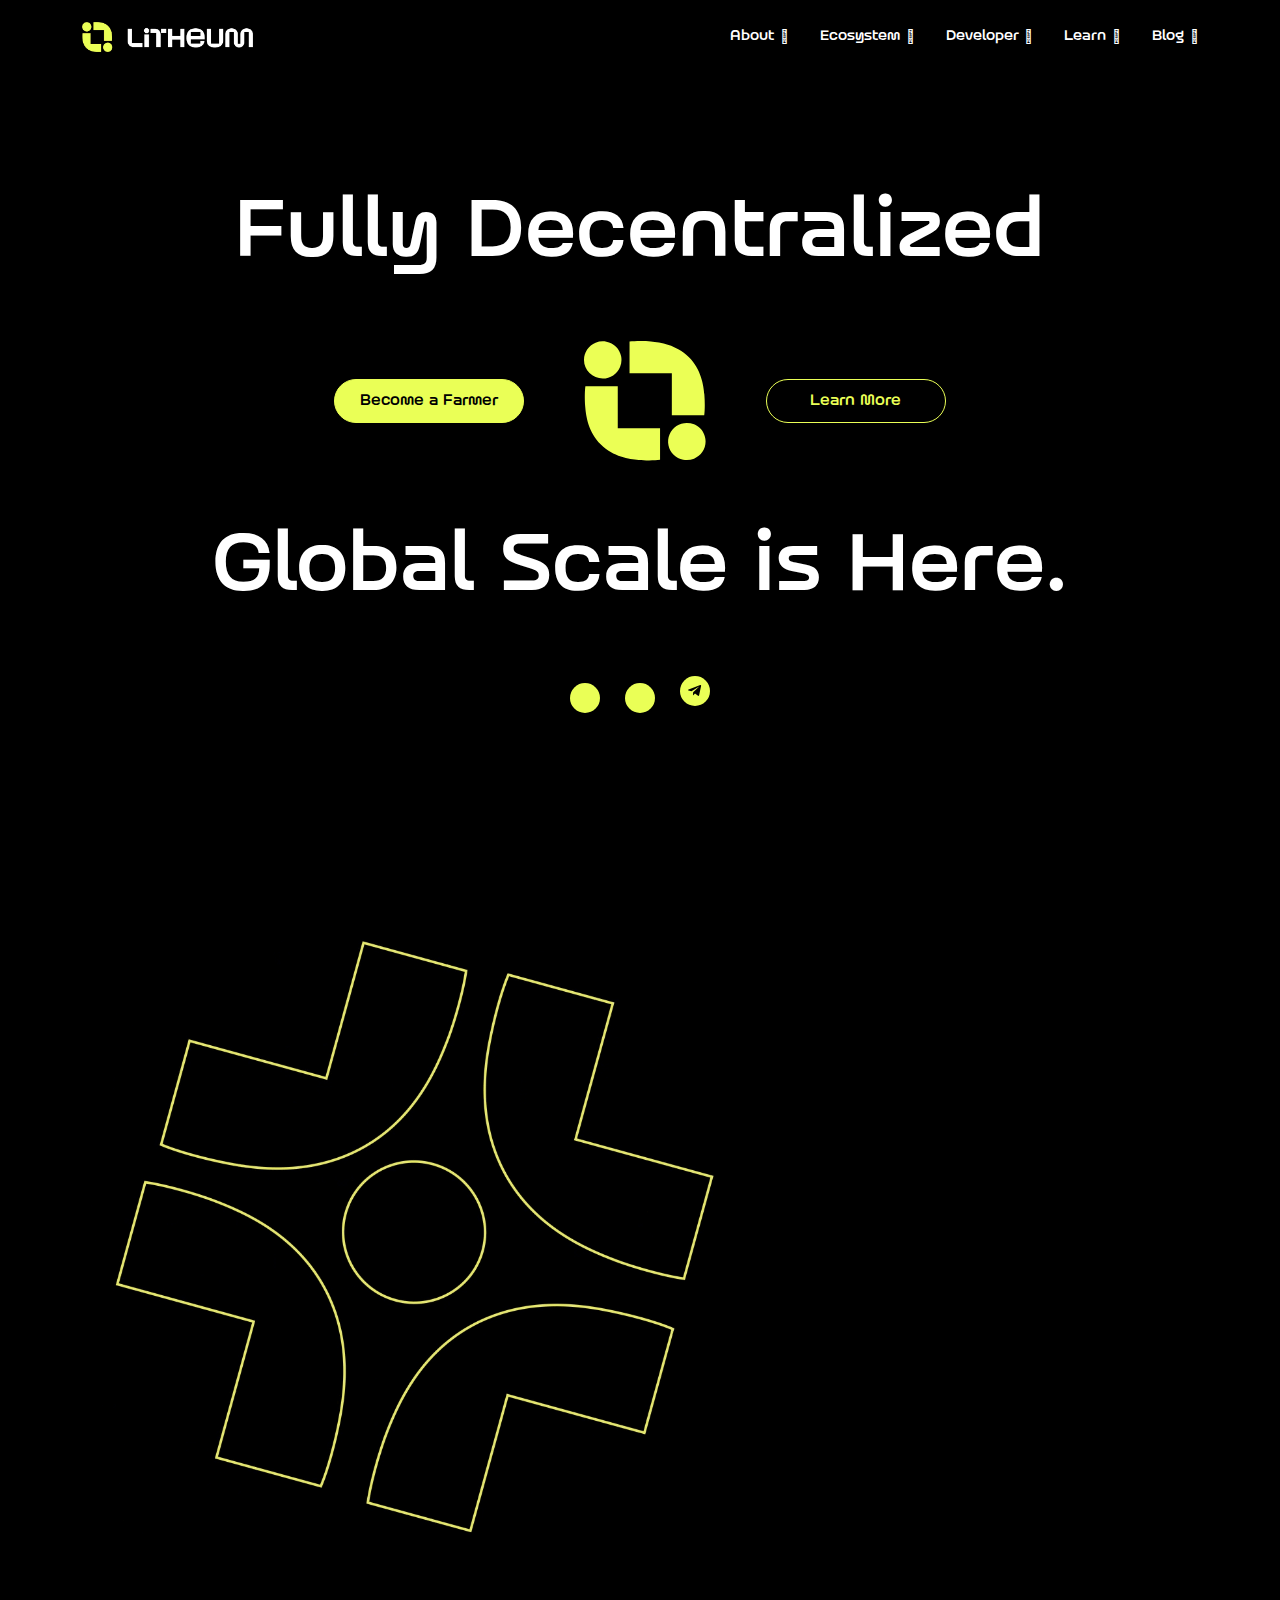
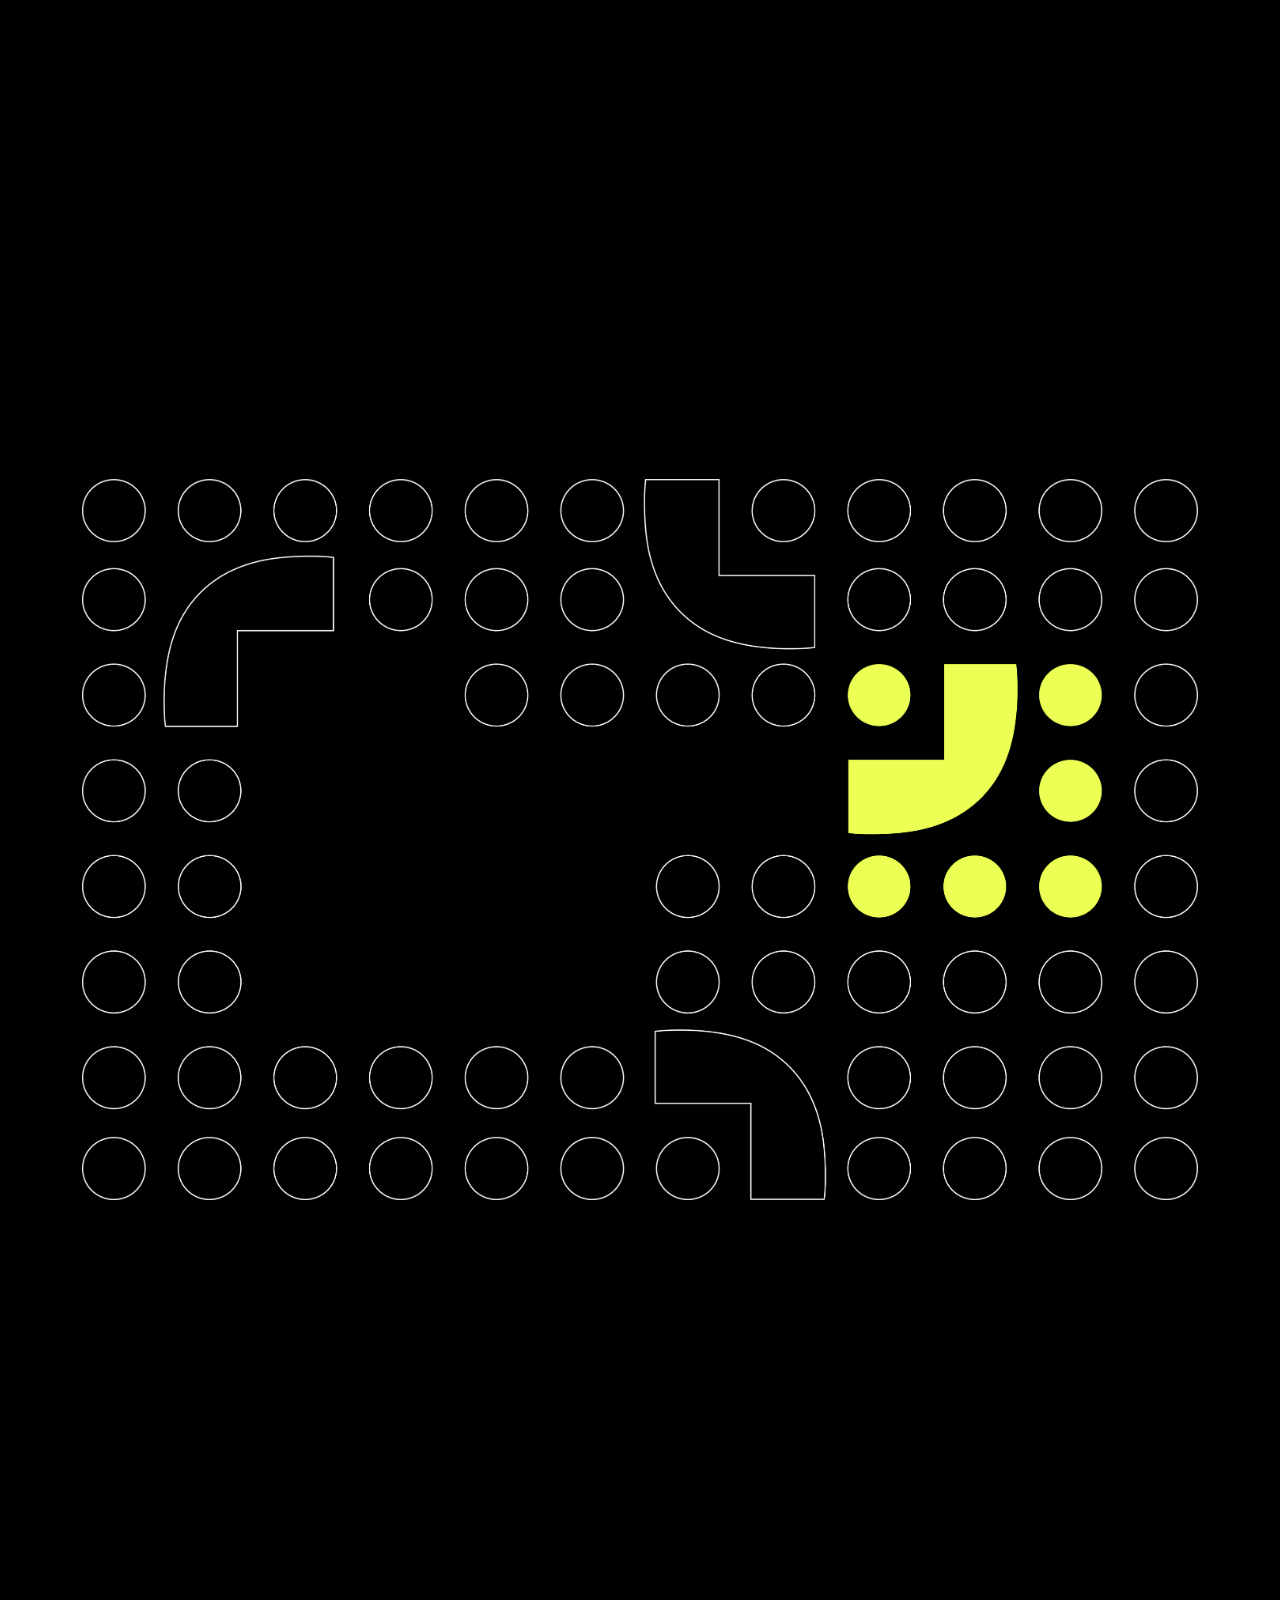
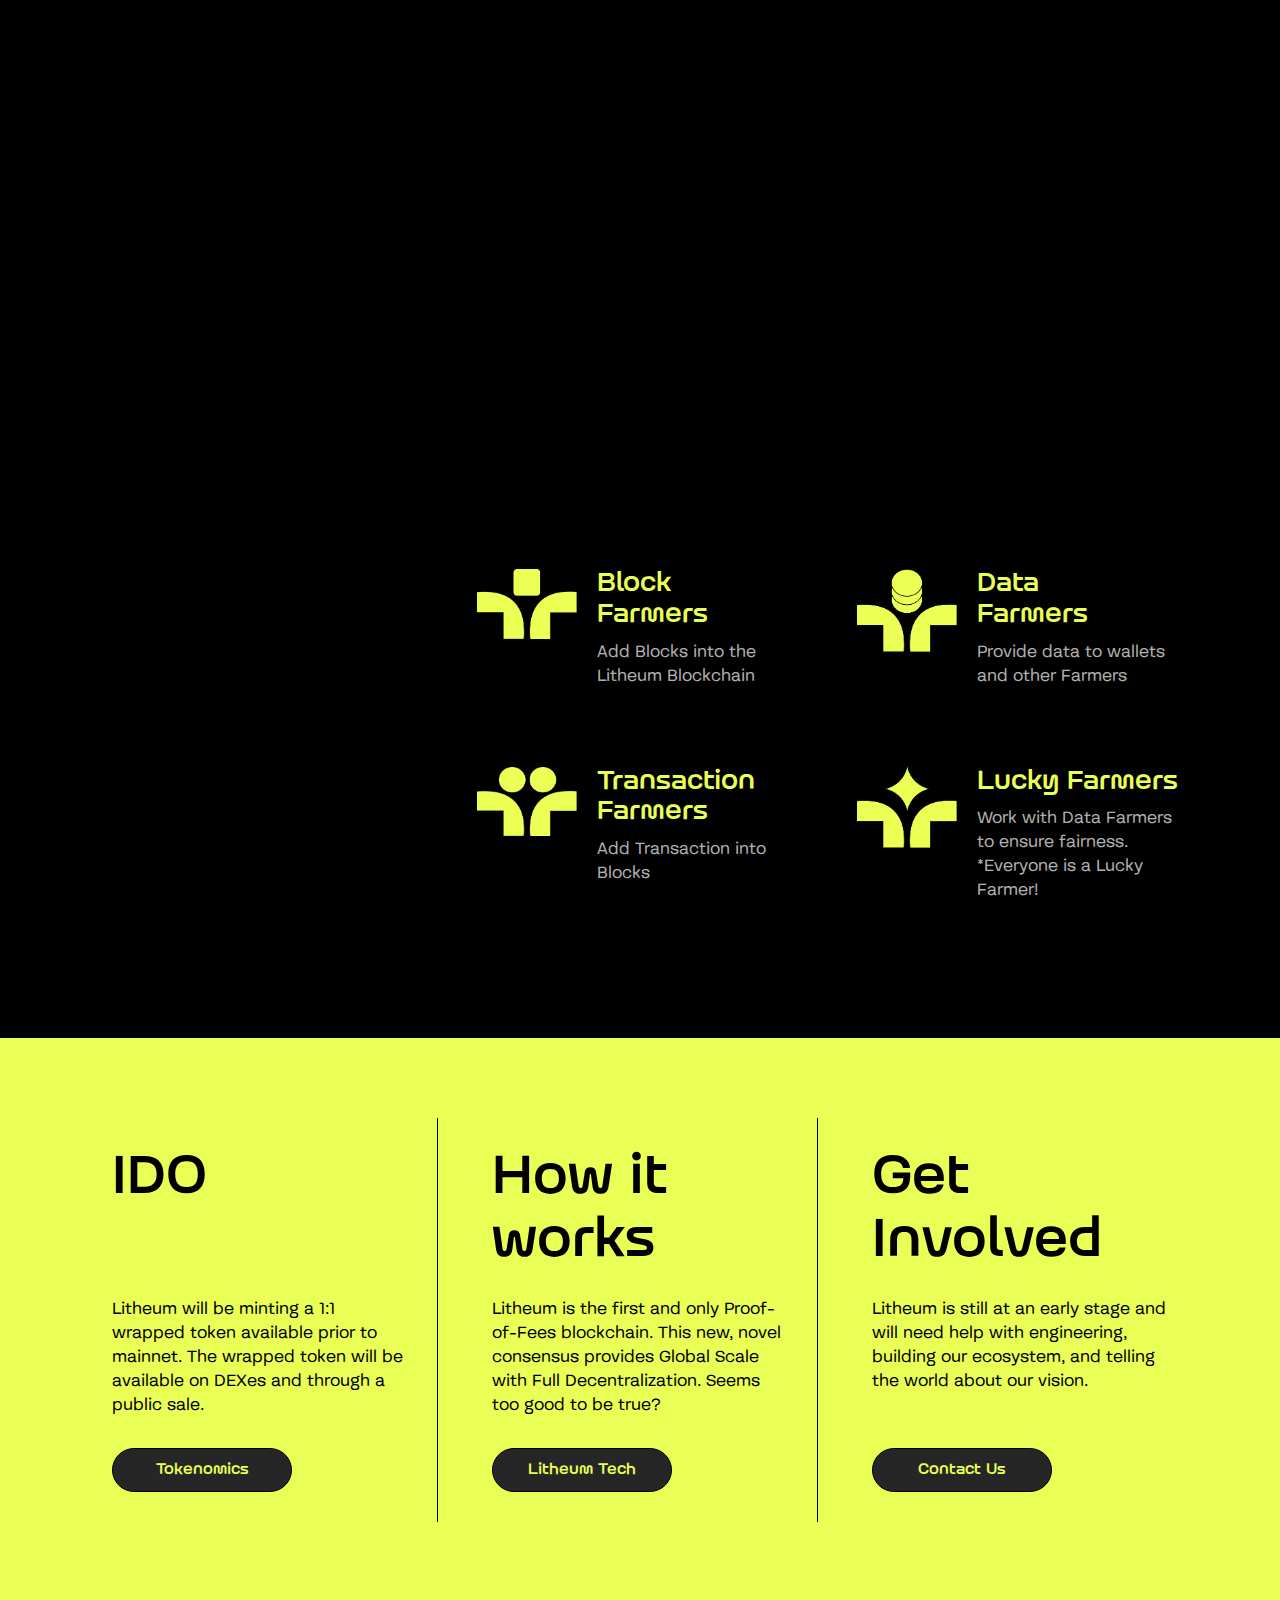
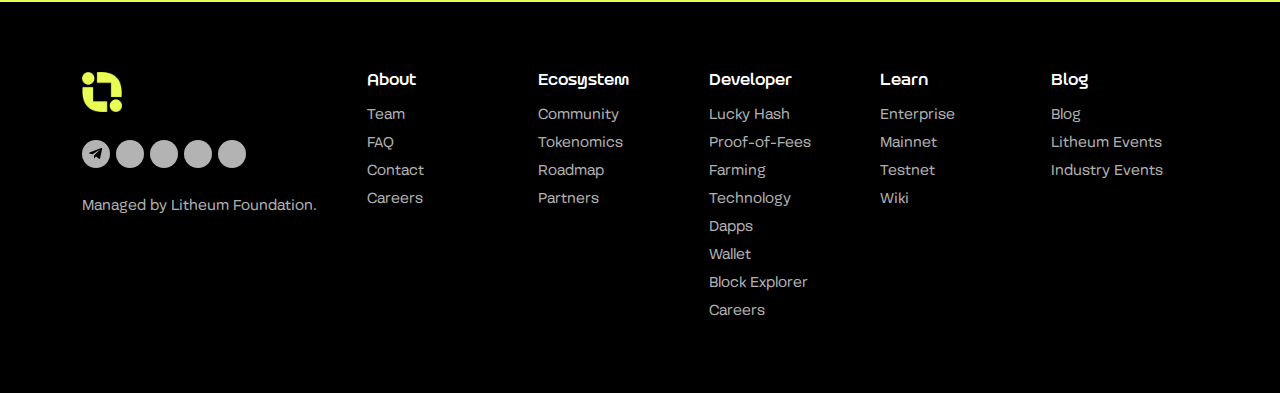
<file: index.html>
<!DOCTYPE html>
<html class="no-js" lang="">

<head>
  <meta charset="utf-8" />
  <meta http-equiv="x-ua-compatible" content="ie=edge" />
  <title> Litheum - Home </title>
  <meta name="description" content="" />
  <meta name="viewport" content="width=device-width, initial-scale=1" />
  <!-- Favicons -->
  <link href="assets/img/favicon.png" rel="icon">
  <!--32*32-->
  <link href="assets/img/apple-touch-icon.png" rel="apple-touch-icon">
  <!--180*180-->

  <link rel="stylesheet" href="https://cdnjs.cloudflare.com/ajax/libs/font-awesome/6.2.1/css/all.min.css"
    integrity="sha512-MV7K8+y+gLIBoVD59lQIYicR65iaqukzvf/nwasF0nqhPay5w/9lJmVM2hMDcnK1OnMGCdVK+iQrJ7lzPJQd1w=="
    crossorigin="anonymous" referrerpolicy="no-referrer" />

  <link rel="stylesheet" href="assets/css/bootstrap.min.css" />
  <link rel="stylesheet" href="assets/css/animate.css" />
  <link rel="stylesheet" href="assets/css/main.css?v=63" />

</head>
<body>
  <!--[if lte IE 9]>
      <p class="browserupgrade">
        You are using an <strong>outdated</strong> browser. Please
        <a href="https://browsehappy.com/">upgrade your browser</a> to improve
        your experience and security.
      </p>
    <![endif]-->
  <header class="header">
    <div class="navbar-area">
      <div class="container">

        <nav class="navbar navbar-expand-lg">
          <a class="navbar-brand" href="/">
            <img src="assets/img/logo/logo.png" alt="logo">
          </a>

          <button class="navbar-toggler collapsed" type="button" data-bs-toggle="collapse"
            data-bs-target="#navbarSupportedContent" aria-controls="navbarSupportedContent" aria-expanded="false"
            aria-label="Toggle navigation">
            <span class="icon-bar top-bar"></span>
            <span class="icon-bar middle-bar"></span>
            <span class="icon-bar bottom-bar"></span>
          </button>

          <div class="collapse navbar-collapse sub-menu-bar" id="navbarSupportedContent">
            <ul id="nav" class="navbar-nav ms-auto">
              <li class="nav-item dropdown">
                <a class="dropdown-toggle" href="#" id="navbarDropdown" role="button" data-bs-toggle="dropdown"
                  aria-expanded="false">
                  About
                </a>
                <ul class="dropdown-menu animate slideIn dropdown-menu-end" aria-labelledby="navbarDropdown">
                  <li><a class="dropdown-item" href="team.html">Team</a></li>
                  <li><a class="dropdown-item" href="#"> FAQ </a></li>
                  <li><a class="dropdown-item" href="#"> Contact </a></li>
                  <li><a class="dropdown-item" href="#"> Careers </a></li>
                </ul>
              </li>

              <li class="nav-item dropdown">
                <a class="dropdown-toggle" href="#" id="navbarDropdown" role="button" data-bs-toggle="dropdown"
                  aria-expanded="false">
                  Ecosystem
                </a>
                <ul class="dropdown-menu animate slideIn dropdown-menu-end" aria-labelledby="navbarDropdown">
                  <li><a class="dropdown-item" href="ecosystem.html"> Community </a></li>
                  <li><a class="dropdown-item" href="#"> Tokenomics </a></li>
                  <li><a class="dropdown-item" href="#"> Roadmap </a></li>
                  <li><a class="dropdown-item" href="#"> Partners </a></li>

                </ul>
              </li>

              <li class="nav-item dropdown">
                <a class="dropdown-toggle" href="#" id="navbarDropdown" role="button" data-bs-toggle="dropdown"
                  aria-expanded="false">
                  Developer
                </a>
                <ul class="dropdown-menu animate slideIn dropdown-menu-end" aria-labelledby="navbarDropdown">
                  <li><a class="dropdown-item" href="lucky-hash.html"> Lucky Hash </a></li>
                  <li><a class="dropdown-item" href="#"> Proof-of-Fees </a></li>
                  <li><a class="dropdown-item" href="farming.html"> Farming </a></li>
                  <li><a class="dropdown-item" href="technology.html"> Technology </a></li>
                  <li><a class="dropdown-item" href="#"> Deep Dive (Docs?) </a></li>
                  <li><a class="dropdown-item" href="dapp.html"> DApps </a></li>
                  <li><a class="dropdown-item" href="#"> Wallet </a></li>
                  <li><a class="dropdown-item" href="#"> Block Explorer </a></li>
                  <li><a class="dropdown-item" href="#"> Careers </a></li>
                </ul>
              </li>

              <li class="nav-item dropdown">
                <a class="dropdown-toggle" href="#" id="navbarDropdown" role="button" data-bs-toggle="dropdown"
                  aria-expanded="false">
                  Learn
                </a>
                <ul class="dropdown-menu animate slideIn dropdown-menu-end" aria-labelledby="navbarDropdown">
                  <li><a class="dropdown-item" href="#"> Enterprise </a></li>
                  <li><a class="dropdown-item" href="#"> Mainnet </a></li>
                  <li><a class="dropdown-item" href="#"> Testnet </a></li>
                  <li><a class="dropdown-item" href="#"> Wiki </a></li>
                </ul>
              </li>

              <li class="nav-item dropdown">
                <a class="dropdown-toggle" href="#" id="navbarDropdown" role="button" data-bs-toggle="dropdown"
                  aria-expanded="false">
                  Blog
                </a>
                <ul class="dropdown-menu animate slideIn dropdown-menu-end" aria-labelledby="navbarDropdown">
                  <li><a class="dropdown-item" href="#"> Blog </a></li>
                  <li><a class="dropdown-item" href="#"> Litheum Events </a></li>
                  <li><a class="dropdown-item" href="#"> Industry Events </a></li>
                </ul>
              </li>


            </ul>
          </div>
        </nav>
      </div>
    </div>
  </header>

  <section class="hero-area">
    <div class="container">
      <div class="hero-inner">

        <div class="hero-text">
          <h1> Fully Decentralized </h1>
          <div class="hero-btn">
            <a href="farming.html" class="btn-solid cmm cmm-btn"> Become a Farmer </a>
            <img src="assets/img/logo/single-logo.svg" class="single-logo cmm" alt="">
            <a href="./assets/pdfs/Litheum-Litepaper.pdf" class="btn-outline cmm-btn cmm"> Learn More </a>
          </div><!-- /.hero-btn -->
          <h2> Global Scale is Here. </h2>
          <div class="hero-scial">
            <a href="#">
              <i class="fa-brands fa-twitter"></i>
            </a>
            <a href="#">
              <i class="fa-brands fa-discord"></i>
            </a>
            <a href="#">
              <svg xmlns="http://www.w3.org/2000/svg" viewBox="0 0 448 512">
                <path
                  d="M446.7 98.6l-67.6 318.8c-5.1 22.5-18.4 28.1-37.3 17.5l-103-75.9-49.7 47.8c-5.5 5.5-10.1 10.1-20.7 10.1l7.4-104.9 190.9-172.5c8.3-7.4-1.8-11.5-12.9-4.1L117.8 284 16.2 252.2c-22.1-6.9-22.5-22.1 4.6-32.7L418.2 66.4c18.4-6.9 34.5 4.1 28.5 32.2z" />
              </svg>
            </a>
          </div><!-- /.hero-scial -->
        </div><!-- /.hero-text -->
      </div><!-- /.hero-inner -->
    </div><!-- /.container -->
  </section><!-- /.hero-area -->


  <section class="gl">
    <div class="container">
      <div class="row align-items-center justify-content-between gx-0 gy-4">
        <div class="col-lg-7">
          <div>
            <img src="assets/img/home/earth.gif" class="img-fluid" alt="">
          </div>
        </div><!-- /.col-lg-8 -->
        <div class="col-lg-4">
          <div class="gl-text wow fadeInRight" data-wow-delay=".5s">
            <h2> Global <br> Scale </h2>
            <p>
              Proof-of-Fees consensus starts with using fees as Difficulty. Block Farmers and Transaction Farmers set a
              price-per-bytes and the Block Size grows and shrinks with supply and demand.
            </p>
          </div><!-- /.gl-text -->
        </div><!-- /.col-lg-4 -->
      </div><!-- /.row -->

      <div class="gl-bix">
        <h3 class="wow fadeInDown" data-wow-delay=".5s">
          Farmers compete to deliver the most efficient transaction finality, so Litheum Blockchain enjoys <span>unbounded
            growth.</span>
        </h3>
      </div><!-- /.gl-bix -->

    </div><!-- /.container -->
  </section><!-- /.gl -->


  <section class="f-sec">
    <div class="container">
      <div class="f-con">
        <img src="assets/img/home/bg.png" class="bg-bl" alt="">
        <div class="f-txt">
          <h2 class=" wow fadeInDownBig" data-wow-delay=".4s"> Fully <br>
            Decentralized </h2>
          <p class=" wow fadeInLeft" data-wow-delay=".4s">
            A Blockchain is a network application.
          </p>
          <p class=" wow fadeInLeft" data-wow-delay=".4s">
            In principle, any Decentralized Application must incentivize every function whitch it requires. From this basis,
          </p>
          <p class=" wow fadeInLeft" data-wow-delay=".4s">
            Proof-of-Fees is designed to function with 100% self-sufficiency, guaranteeing that no hole has been left in Litheum’s
            armor.
          </p>
        </div><!-- /.f-txt -->
      </div><!-- /.f-con -->
    </div><!-- /.container -->
  </section><!-- /.f-sec -->


  <section class="re-sec">
    <div class="container">
      <div class="sec-t wow fadeInDown" data-wow-delay=".4s">
        <h2> Rethinking Decentralization
          from the ground up. </h2>
      </div><!-- /.sec-t -->
      <div class="row gy-4">
        <div class="col-lg-3 col-md-6">
          <div class="re-single wow fadeIn" data-wow-delay=".4s">
            <h4> Lowest Fees </h4>
            <p>
              Farmers deploy ideal hardware, maximizing efficiency; blocks grow in size as demand increases
            </p>
          </div><!-- /.re-single -->
        </div><!-- /.col-lg-3 -->
        <div class="col-lg-3 col-md-6">
          <div class="re-single wow fadeIn" data-wow-delay=".5s">
            <h4> Lucky Hashing </h4>
            <p>
              Everyone has a role in consensus and can earn rewards, learn more
            </p>
          </div><!-- /.re-single -->
        </div><!-- /.col-lg-3 -->

        <div class="col-lg-3 col-md-6">
          <div class="re-single wow fadeIn" data-wow-delay=".5s">
            <h4> Familiar Tools</h4>
            <p>
              EVM-compatibility means all the best DApps will be part of the Litheum Ecosystem
            </p>
          </div><!-- /.re-single -->
        </div><!-- /.col-lg-3 -->

        <div class="col-lg-3 col-md-6">
          <div class="re-single wow fadeIn" data-wow-delay=".5s">
            <h4> Micro-Mining </h4>
            <p>
              Nodes can help produce blocks or feed data to wallets with even modest hardware
            </p>
          </div><!-- /.re-single -->
        </div><!-- /.col-lg-3 -->

        <div class="col-lg-3 col-md-6">
          <div class="re-single wow fadeIn" data-wow-delay=".5s">
            <h4> Energy Efficient </h4>
            <p>
              Proof-of-Fees guarantees the most efficient finality, no wasted hardware of energy
            </p>
          </div><!-- /.re-single -->
        </div><!-- /.col-lg-3 -->

        <div class="col-lg-3 col-md-6">
          <div class="re-single wow fadeIn" data-wow-delay=".5s">
            <h4> Robust Single Chain </h4>
            <p>
              A single chain maximizes distribution of blockchain data, maximizing redundancy and safety
            </p>
          </div><!-- /.re-single -->
        </div><!-- /.col-lg-3 -->

        <div class="col-lg-3 col-md-6">
          <div class="re-single wow fadeIn" data-wow-delay=".5s">
            <h4>Simple User Experience </h4>
            <p>
              Cheap on-chain smart contacts means the simplest possible interface for wallet users, minimal complexity
            </p>
          </div><!-- /.re-single -->
        </div><!-- /.col-lg-3 -->

      </div><!-- /.row -->
    </div><!-- /.container -->
  </section><!-- /.re-sec -->



  <section class="farming-sec">
    <div class="container">

      <div class="row">
        <div class="col-lg-4">
          <div class="sec-t wow fadeInLeft" data-wow-delay=".4s">
            <h2>
              <a href="farming.html">
                Farm <br>
                Now.
              </a>
            </h2>
          </div><!-- /.sec-t -->
        </div><!-- /.col-lg-4 -->
        <div class="col-lg-8">
          <div class="row gy-xl-5">
            <div class="col-lg-6">
              <div class="ming-single">
                <img src="assets/img/res/555.png" class="ming-logo" alt="">
                <div class="ming-text">
                  <h5> <a href="farming.html">Block <br> Farmers</a> </h5>
                  <p>
                    Add Blocks into the Litheum Blockchain
                  </p>
                </div><!-- /.ming-text -->
              </div><!-- /.ming-single -->
            </div><!-- /.col-lg-6 -->

            <div class="col-lg-6">
              <div class="ming-single">
                <img src="assets/img/res/666.png" class="ming-logo" alt="">
                <div class="ming-text">
                  <h5> <a href="farming.html">Data <br> Farmers</a> </h5>
                  <p>
                    Provide data to wallets and other Farmers
                  </p>
                </div><!-- /.ming-text -->
              </div><!-- /.ming-single -->
            </div><!-- /.col-lg-6 -->

            <div class="col-lg-6">
              <div class="ming-single">
                <img src="assets/img/res/444.png" class="ming-logo" alt="">
                <div class="ming-text">
                  <h5> <a href="farming.html"> Transaction <br> Farmers </a> </h5>
                  <p>
                    Add Transaction into Blocks
                  </p>
                </div><!-- /.ming-text -->
              </div><!-- /.ming-single -->
            </div><!-- /.col-lg-6 -->

            <div class="col-lg-6">
              <div class="ming-single">
                <img src="assets/img/res/333.png" class="ming-logo" alt="">
                <div class="ming-text">
                  <h5> <a href="farming.html">Lucky Farmers</a> </h5>
                  <p>
                    Work with Data Farmers to ensure fairness. *Everyone is a Lucky Farmer!
                  </p>
                </div><!-- /.ming-text -->
              </div><!-- /.ming-single -->
            </div><!-- /.col-lg-6 -->



          </div><!-- /.row -->
        </div><!-- /.col-lg-8 -->
      </div><!-- /.row -->

    </div><!-- /.container -->
  </section><!-- /.farming-sec -->

  <section class="how-it">
    <div class="container">
      <div class="row gy-4">
        <div class="col-lg-4 ">
          <div class="how-single borderd">
            <h3> IDO </h3>
            <div class="how-text">
              <p>
                Litheum will be minting a 1:1 wrapped token available prior to mainnet. The wrapped token will be available on
                DEXes and through a public sale.
              </p>
            </div><!-- /.how-text -->
            <a href="./assets/pdfs/Litheum Tokenomics.pdf" class="btn-black"> Tokenomics </a>
          </div><!-- /.how-single -->
        </div><!-- /.col-lg-4 -->

        <div class="col-lg-4 ">
          <div class="how-single borderd">
            <h3> How it <br> works </h3>
            <div class="how-text">
              <p>
                Litheum is the first and only Proof-of-Fees blockchain. This new, novel consensus provides Global Scale with Full
                Decentralization. Seems too good to be true?
              </p>

            </div><!-- /.how-text -->
            <a href="tech.html" class="btn-black"> Litheum Tech </a>
          </div><!-- /.how-single -->
        </div><!-- /.col-lg-4 -->

        <div class="col-lg-4">
          <div class="how-single">
            <h3> Get <br> Involved </h3>
            <div class="how-text">
              <p>
                Litheum is still at an early stage and will need help with engineering, building our ecosystem, and telling the
                world about our vision. <br /> &nbsp
              </p>

            </div><!-- /.how-text -->
            <a href="https://t.me/litheumofficial" class="btn-black"> Contact Us </a>
          </div><!-- /.how-single -->
        </div><!-- /.col-lg-4 -->
      </div><!-- /.row -->

    </div><!-- /.container -->
  </section><!-- /.how-it -->

  <footer class="main-footer">
    <div class="container">
      <div class="row gy-4 justify-content-between">
        <div class="col-lg-3">
          <div class="logo-widget">
            <img src="assets/img/logo/logo-sym.png" class="footer-logo" alt="">

            <div class="footer-social">
              <a href="#">
                <svg xmlns="http://www.w3.org/2000/svg" viewBox="0 0 448 512">
                  <path
                    d="M446.7 98.6l-67.6 318.8c-5.1 22.5-18.4 28.1-37.3 17.5l-103-75.9-49.7 47.8c-5.5 5.5-10.1 10.1-20.7 10.1l7.4-104.9 190.9-172.5c8.3-7.4-1.8-11.5-12.9-4.1L117.8 284 16.2 252.2c-22.1-6.9-22.5-22.1 4.6-32.7L418.2 66.4c18.4-6.9 34.5 4.1 28.5 32.2z" />
                </svg>
              </a>
              <a href="#">
                <i class="fa-brands fa-discord"></i>
              </a>
              <a href="#">
                <i class="fa-brands fa-reddit-alien"></i>
              </a>
              <a href="#">
                <i class="fa-brands fa-github"></i>
              </a>
              <a href="#">
                <i class="fa-brands fa-weixin"></i>
              </a>

            </div><!-- /.footer-social -->
            <div class="mang">
              <span> Managed by Litheum Foundation. </span>
            </div><!-- /.mang -->
          </div><!-- /.logo-widget -->
        </div><!-- /.col-lg-3 -->
        <div class="col-lg-9">
          <div class="row gy-4">
            <div class="col-lg col-md-6">
              <div class="footer-links">
                <h5> About </h5>
                <ul>
                  <li>
                    <a href="team.html"> Team </a>
                  </li>
                  <li>
                    <a href="#"> FAQ </a>
                  </li>
                  <li>
                    <a href="#"> Contact </a>
                  </li>
                  <li>
                    <a href="#"> Careers </a>
                  </li>

                </ul>
              </div><!-- /.footer-links -->
            </div><!-- /.col-lg -->
            <div class="col-lg col-md-6">
              <div class="footer-links">
                <h5> Ecosystem </h5>
                <ul>
                  <li>
                    <a href="ecosystem.html"> Community </a>
                  </li>
                  <li>
                    <a href="#"> Tokenomics </a>
                  </li>
                  <li>
                    <a href="#"> Roadmap </a>
                  </li>
                  <li>
                    <a href="#"> Partners </a>
                  </li>

                </ul>
              </div><!-- /.footer-links -->
            </div><!-- /.col-lg -->
            <div class="col-lg col-md-6">
              <div class="footer-links">
                <h5> Developer </h5>
                <ul>
                  <li>
                    <a href="lucky-hash.html"> Lucky Hash </a>
                  </li>
                  <li>
                    <a href="#"> Proof-of-Fees </a>
                  </li>
                  <li>
                    <a href="farming.html"> Farming </a>
                  </li>
                  <li>
                    <a href="technology.html"> Technology </a>
                  </li>
                  <li>
                    <a href="dapp.html"> Dapps </a>
                  </li>
                  <li>
                    <a href="#"> Wallet </a>
                  </li>
                  <li>
                    <a href="#">Block Explorer </a>
                  </li>
                  <li>
                    <a href="#">Careers </a>
                  </li>

                </ul>
              </div><!-- /.footer-links -->
            </div><!-- /.col-lg -->
            <div class="col-lg col-md-6">
              <div class="footer-links">
                <h5> Learn </h5>
                <ul>
                  <li>
                    <a href="#"> Enterprise </a>
                  </li>
                  <li>
                    <a href="#"> Mainnet </a>
                  </li>
                  <li>
                    <a href="#"> Testnet </a>
                  </li>
                  <li>
                    <a href="#"> Wiki </a>
                  </li>

                </ul>
              </div><!-- /.footer-links -->
            </div><!-- /.col-lg -->
            <div class="col-lg col-md-6">
              <div class="footer-links">
                <h5> Blog </h5>
                <ul>
                  <li>
                    <a href="#"> Blog </a>
                  </li>
                  <li>
                    <a href="#"> Litheum Events </a>
                  </li>
                  <li>
                    <a href="#"> Industry Events </a>
                  </li>

                </ul>
              </div><!-- /.footer-links -->
            </div><!-- /.col-lg -->
          </div><!-- /.row -->
        </div><!-- /.col-lg-9 -->

      </div><!-- /.row -->
    </div><!-- /.container -->
  </footer><!-- /.main-footer -->


  <a href="#" class="scroll-top btn-hover">
    <img src="assets/img/cat/chev.svg" alt="chev">
  </a>

  <div class="page-loader">
    <img src="assets/img/loader.gif" class="loader-gif" alt="loader">
  </div><!-- /.page-loader -->

  <script>
    var wows = document.getElementsByClassName('wow')
    for (i = 0; i < wows.length; i++) {
      wows[i].style.visibility = 'hidden';
    }
  </script>

  <script src="assets/js/bootstrap.bundle.min.js"></script>
  <script src="assets/js/wow.min.js"></script>
  <script src="assets/js/main.js"></script>

</body>


</html>
</file>
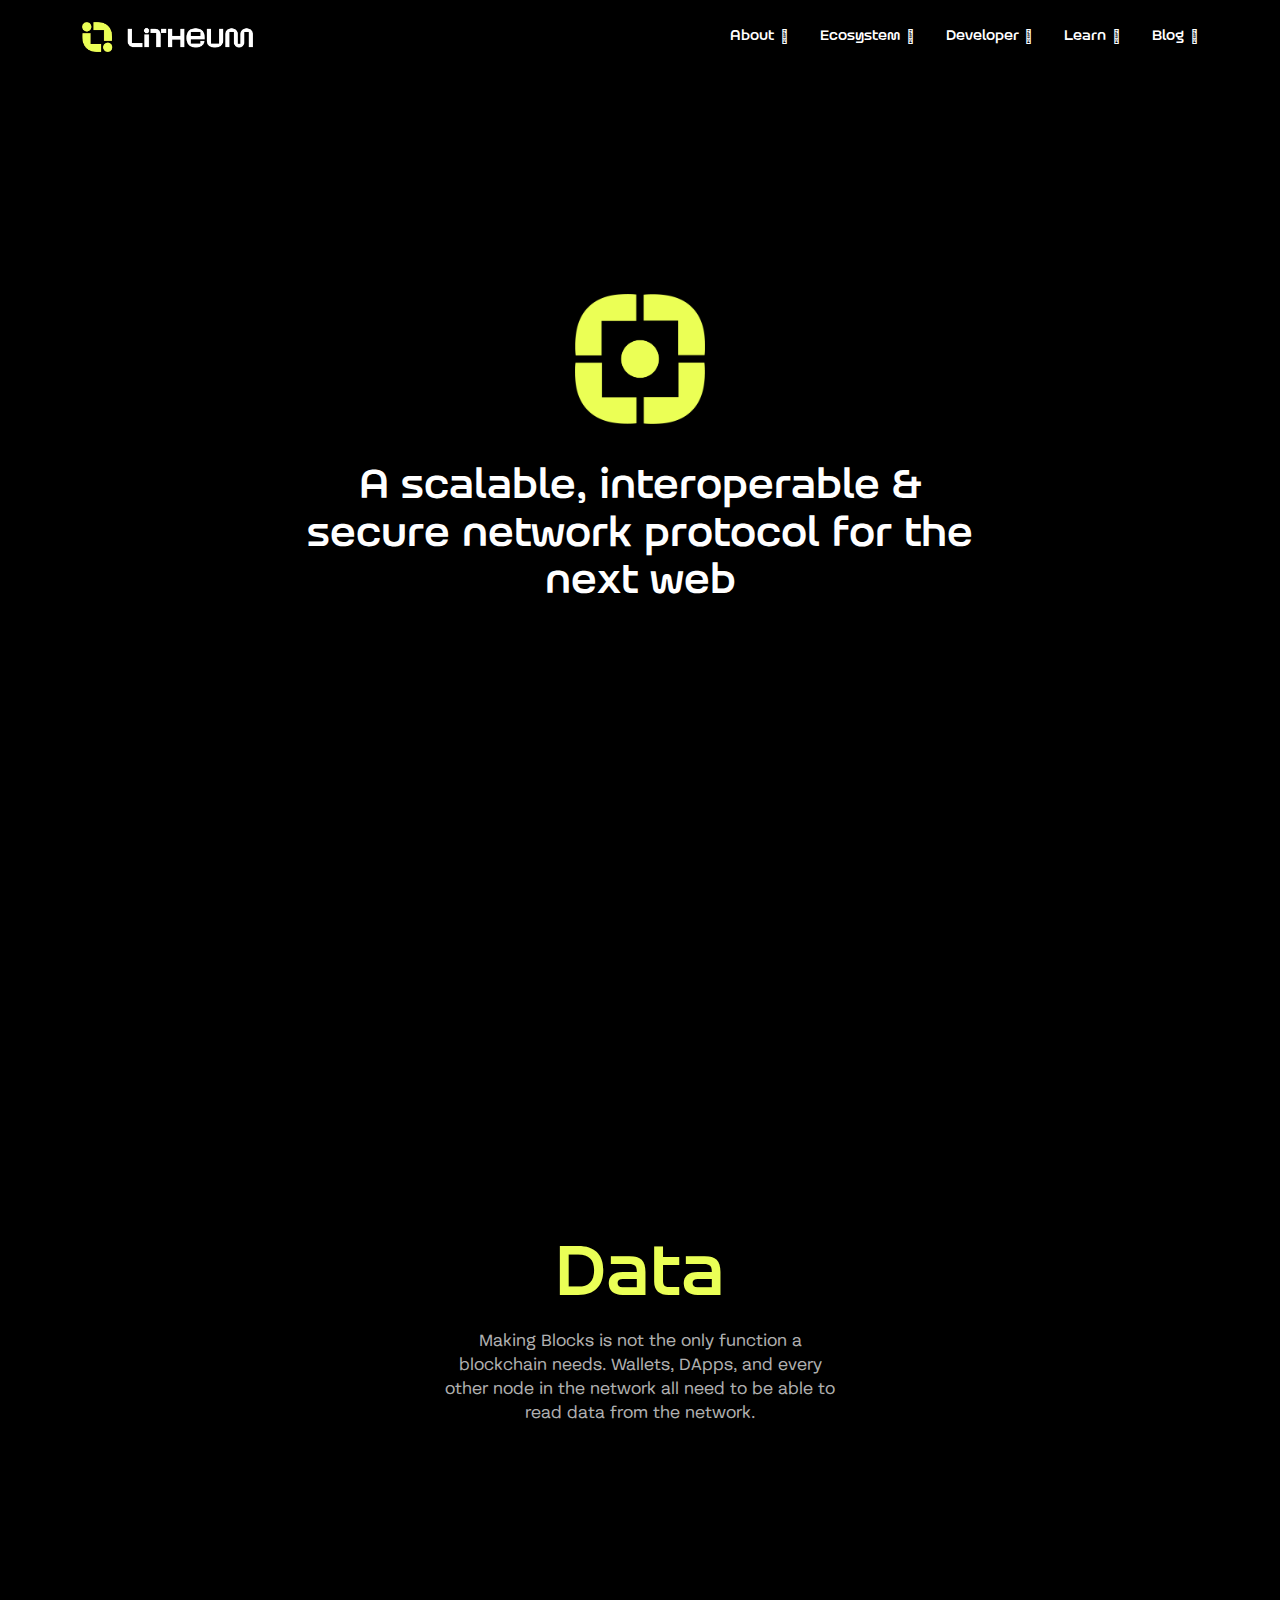
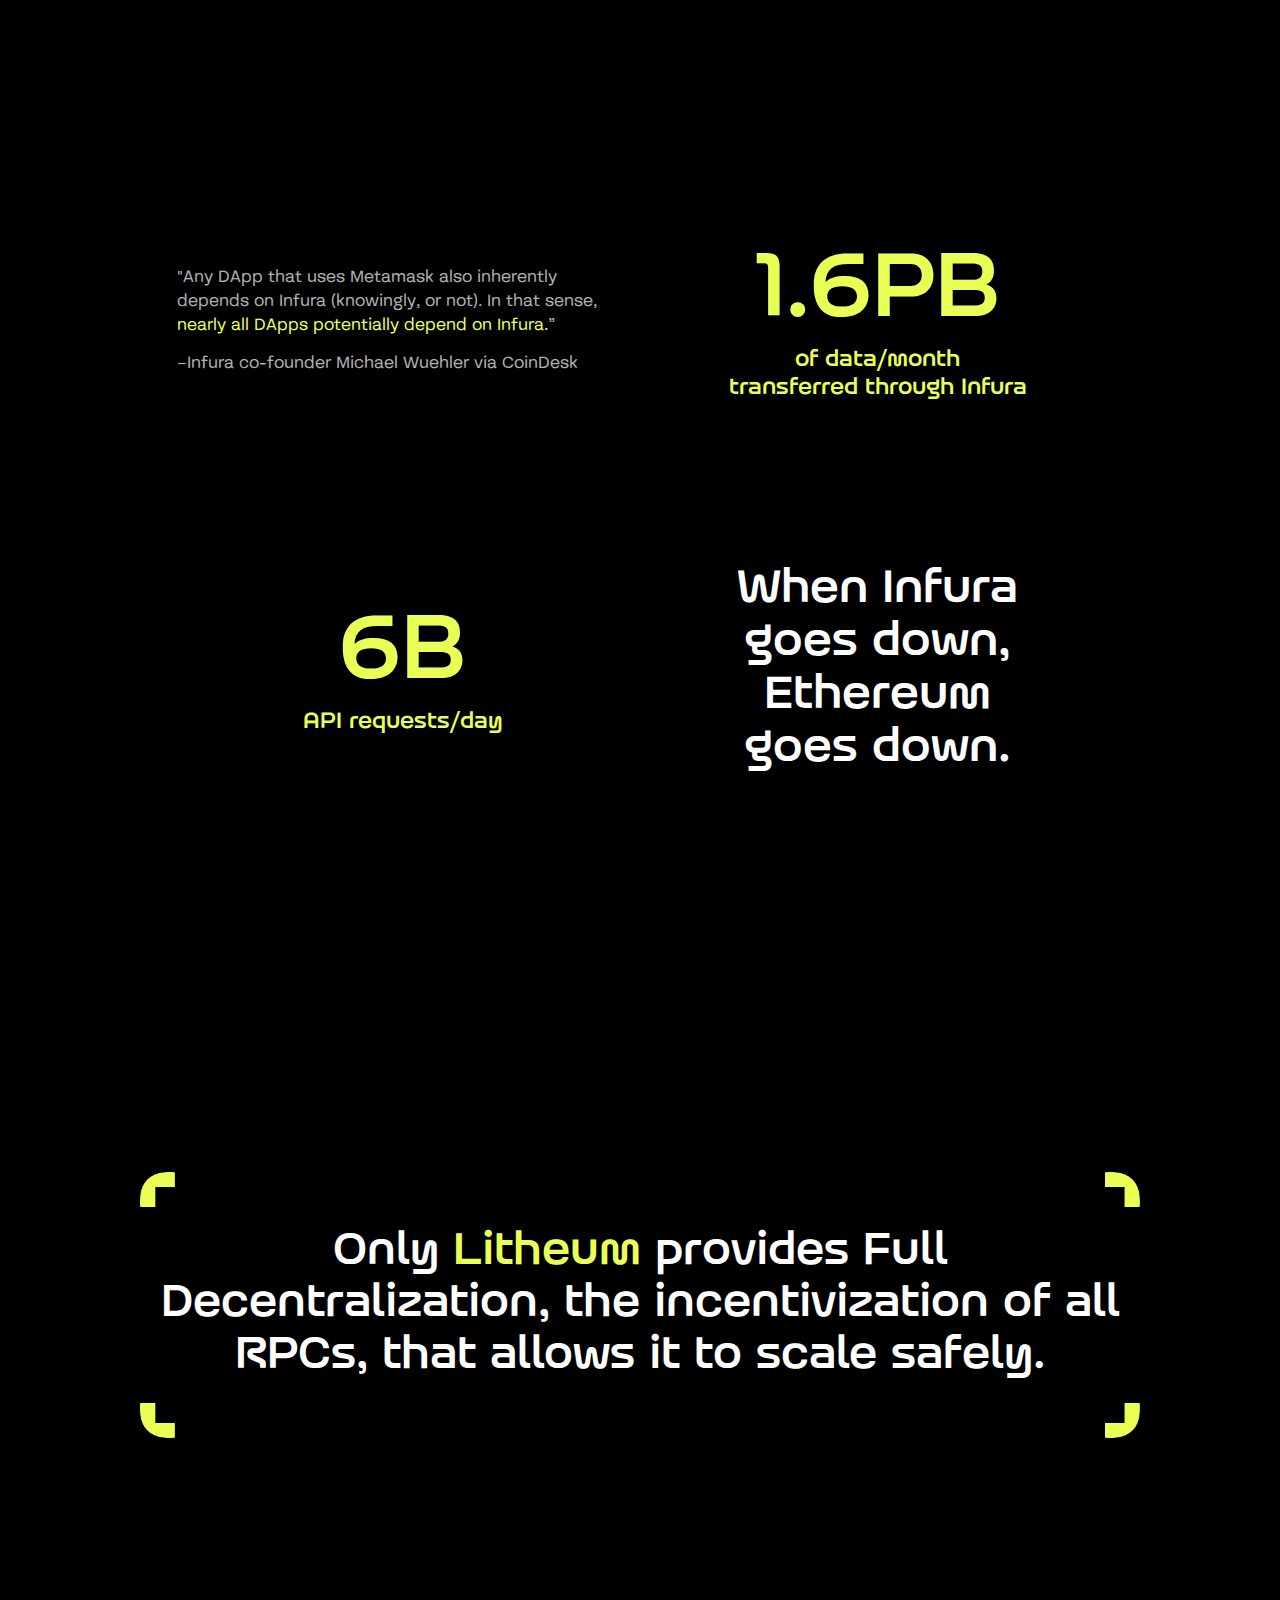
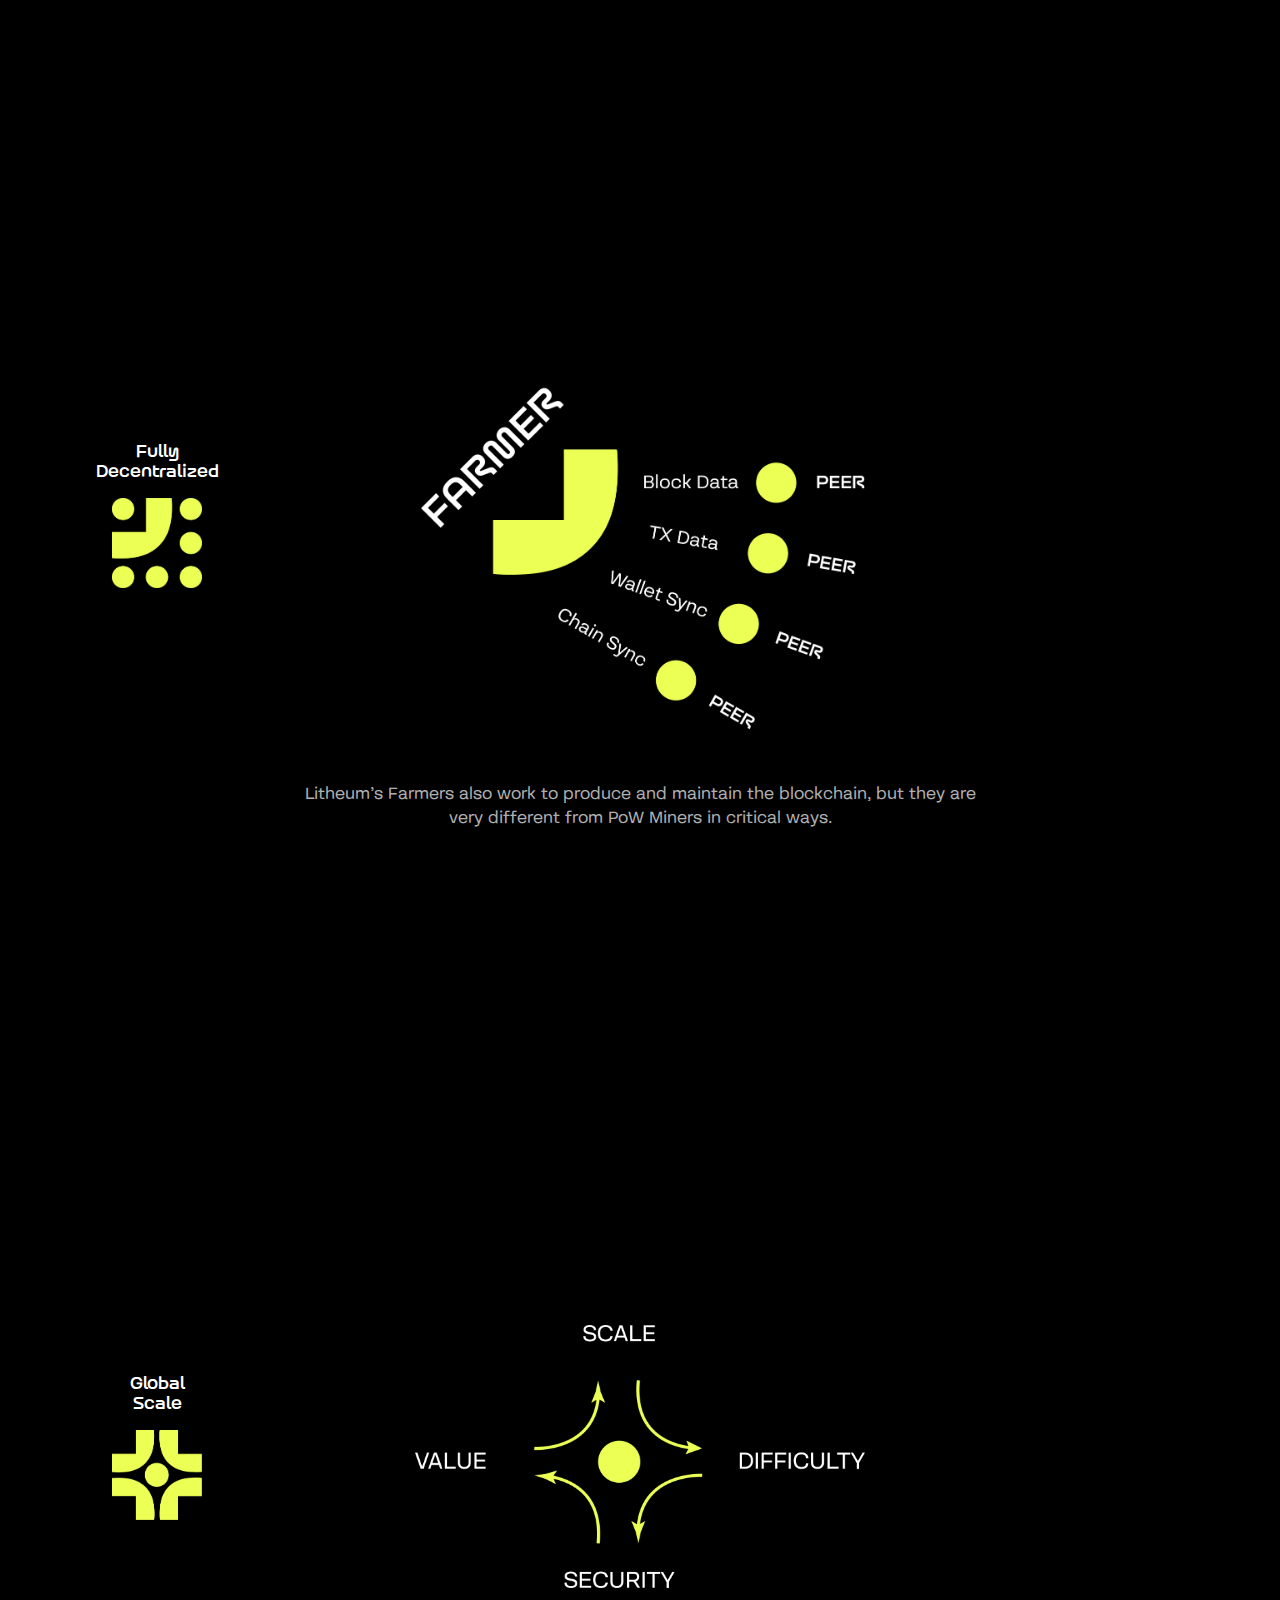
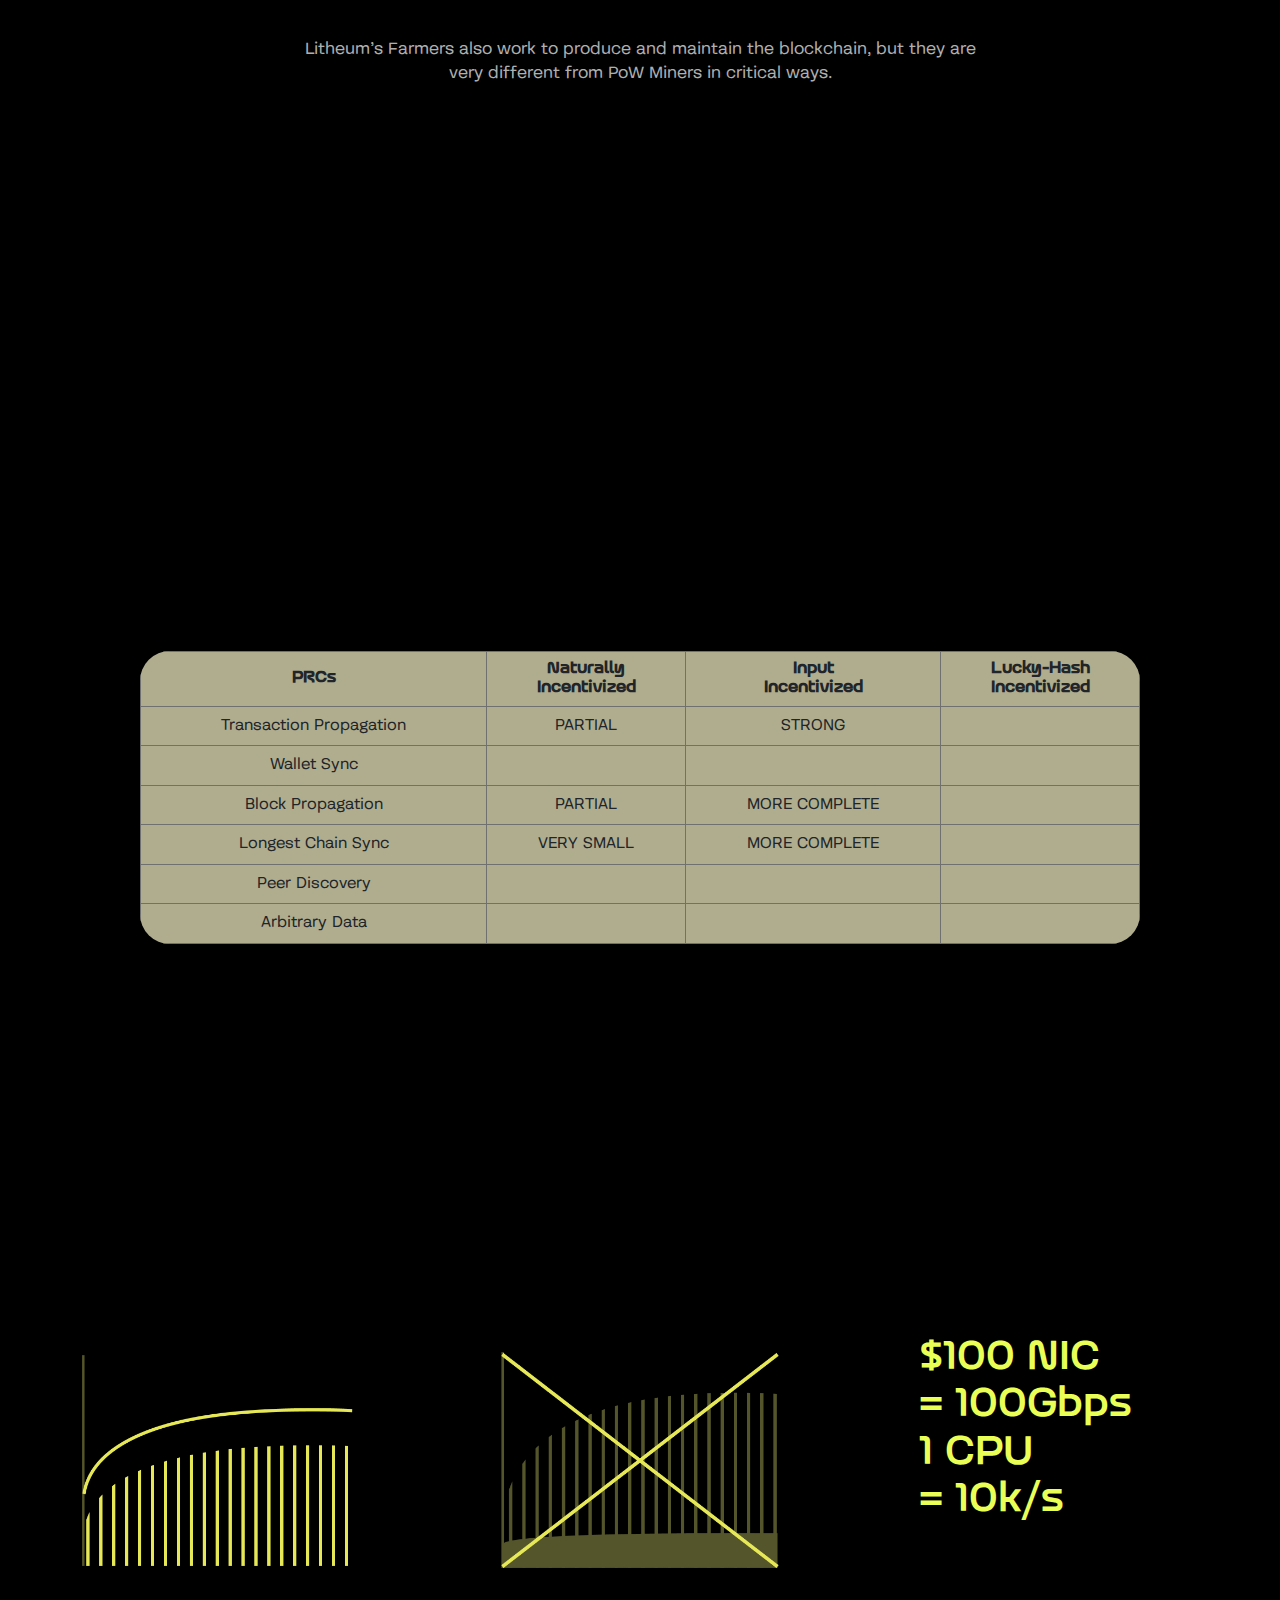
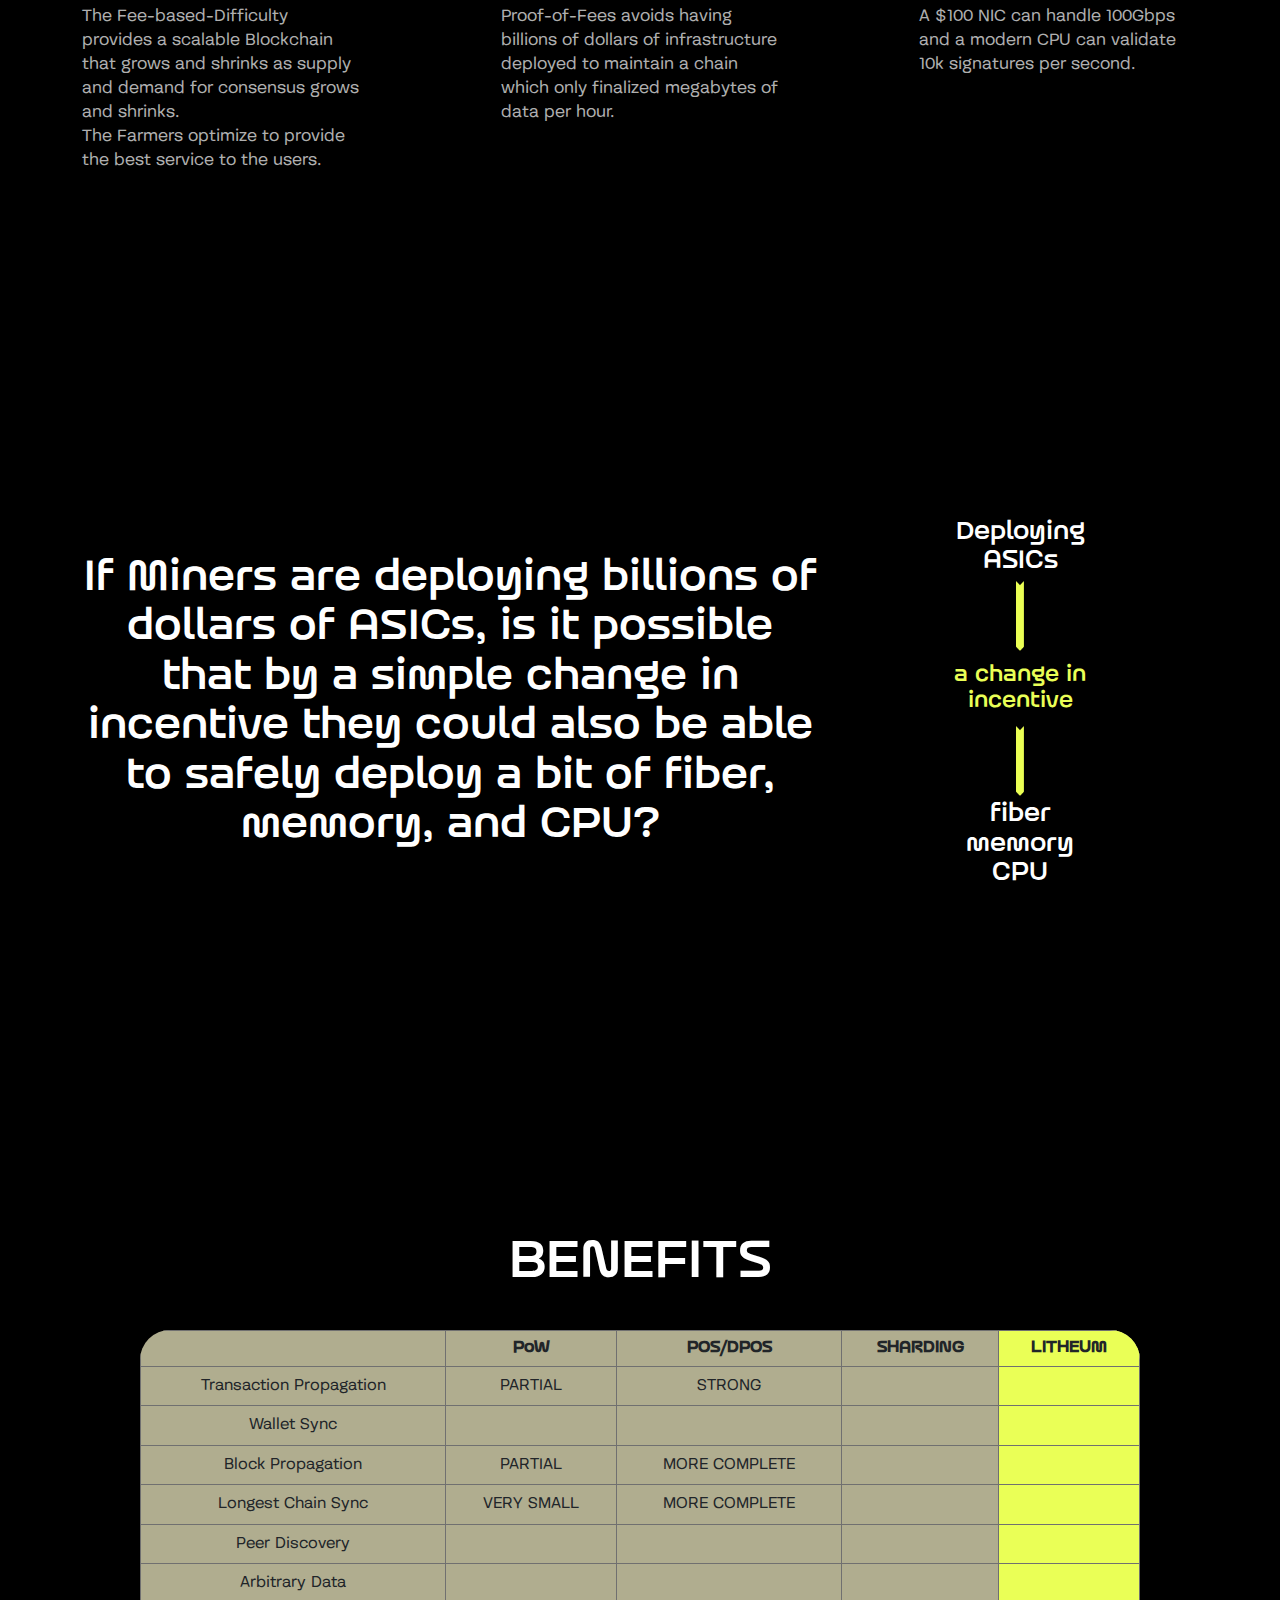
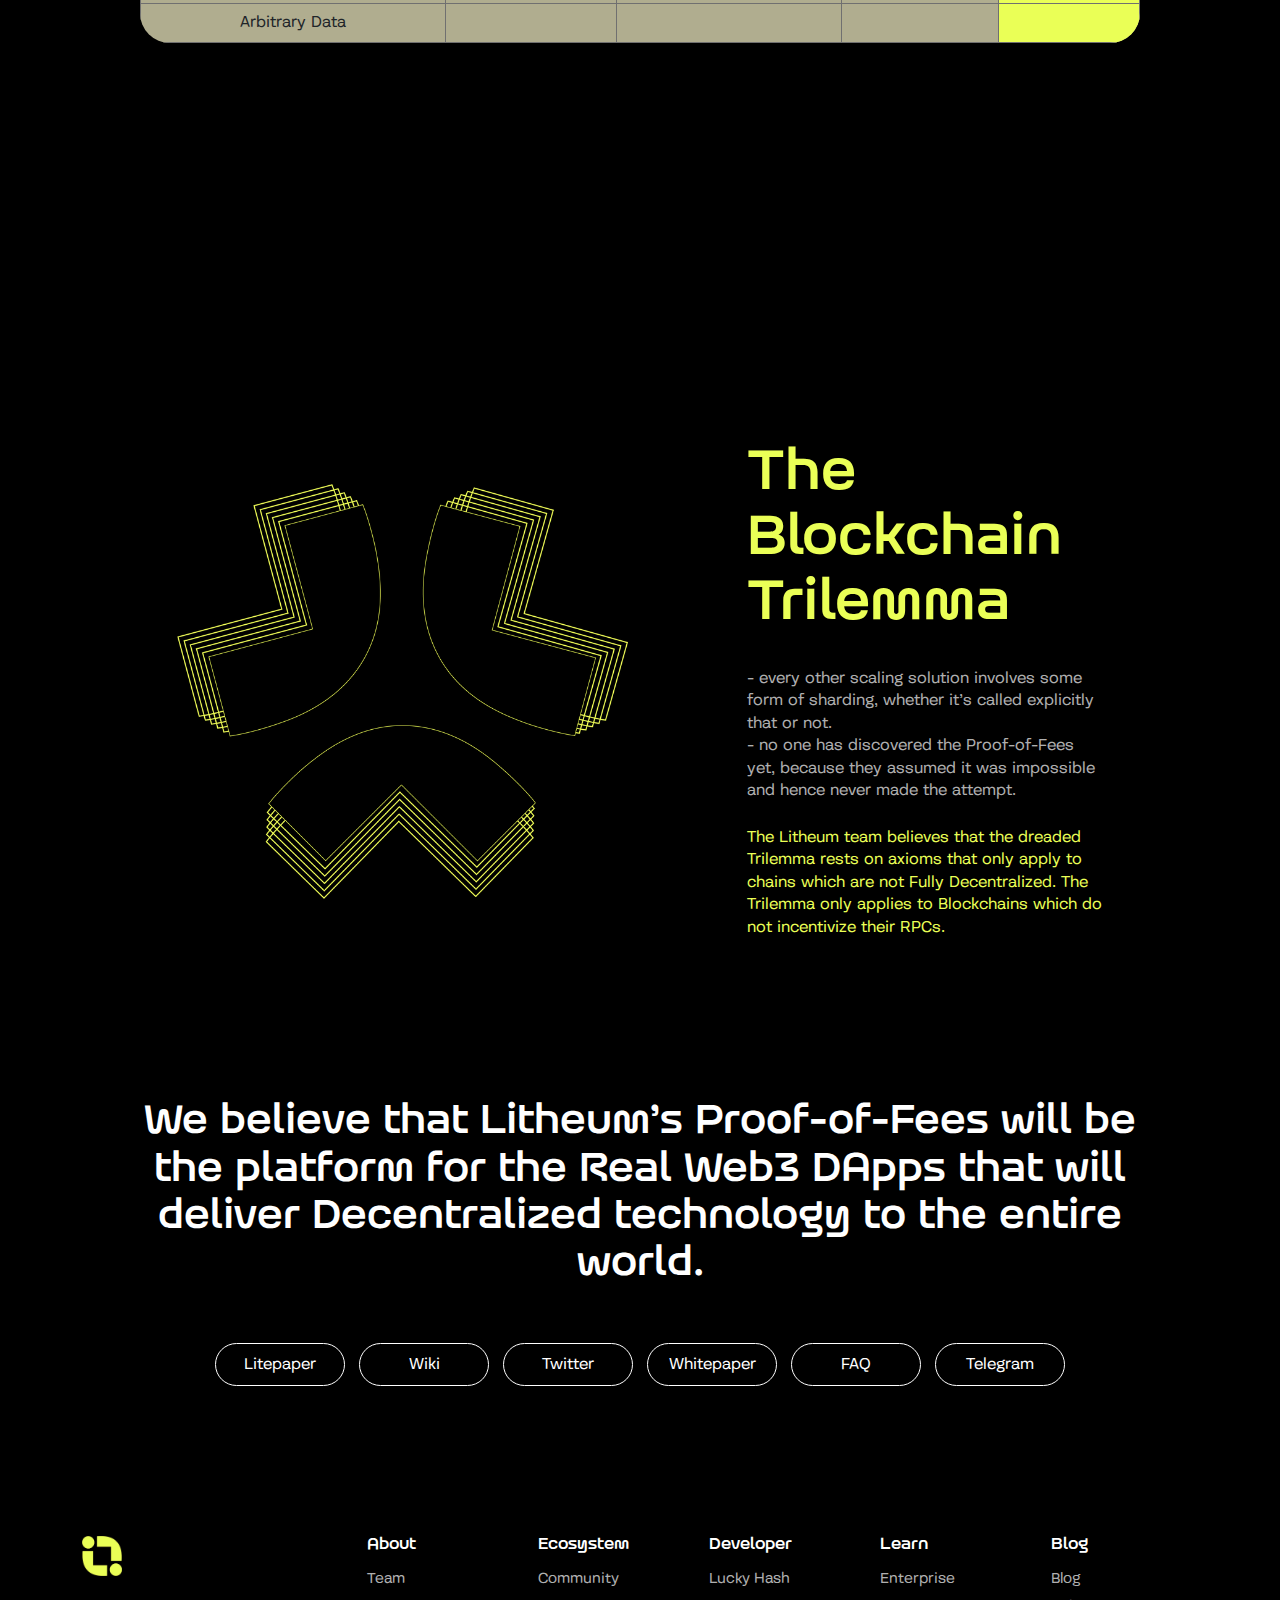
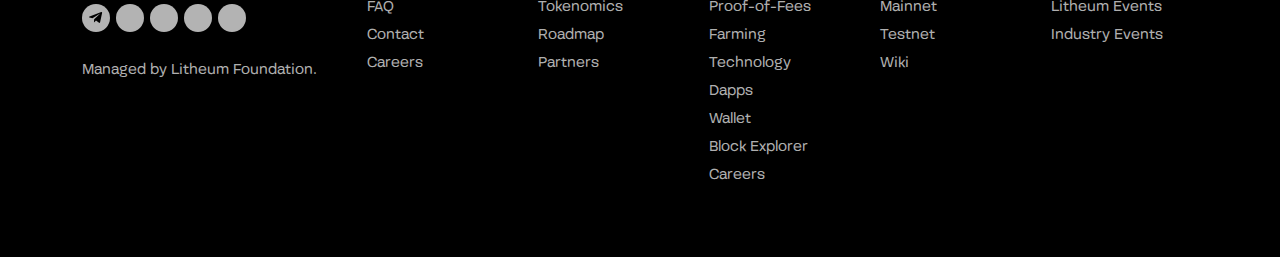
<file: dapp.html>
<!DOCTYPE html>
<html class="no-js" lang="">

<head>
  <meta charset="utf-8" />
  <meta http-equiv="x-ua-compatible" content="ie=edge" />
  <title> Litheum - DApps </title>
  <meta name="description" content="" />
  <meta name="viewport" content="width=device-width, initial-scale=1" />
  <!-- Favicons -->
  <link href="assets/img/favicon.png" rel="icon">
  <!--32*32-->
  <link href="assets/img/apple-touch-icon.png" rel="apple-touch-icon">
  <!--180*180-->
  <link rel="stylesheet" href="https://cdnjs.cloudflare.com/ajax/libs/font-awesome/6.2.1/css/all.min.css"
    integrity="sha512-MV7K8+y+gLIBoVD59lQIYicR65iaqukzvf/nwasF0nqhPay5w/9lJmVM2hMDcnK1OnMGCdVK+iQrJ7lzPJQd1w=="
    crossorigin="anonymous" referrerpolicy="no-referrer" />
  <link rel="stylesheet" href="assets/css/bootstrap.min.css" />
  <link rel="stylesheet" href="assets/css/animate.css" />
  <link rel="stylesheet" href="assets/css/main.css?v=646" />

</head>
<body>
  <!--[if lte IE 9]>
      <p class="browserupgrade">
        You are using an <strong>outdated</strong> browser. Please
        <a href="https://browsehappy.com/">upgrade your browser</a> to improve
        your experience and security.
      </p>
    <![endif]-->

  <header class="header">
    <div class="navbar-area">
      <div class="container">

        <nav class="navbar navbar-expand-lg">
          <a class="navbar-brand" href="/">
            <img src="assets/img/logo/logo.png" alt="logo">
          </a>

          <button class="navbar-toggler collapsed" type="button" data-bs-toggle="collapse"
            data-bs-target="#navbarSupportedContent" aria-controls="navbarSupportedContent" aria-expanded="false"
            aria-label="Toggle navigation">
            <span class="icon-bar top-bar"></span>
            <span class="icon-bar middle-bar"></span>
            <span class="icon-bar bottom-bar"></span>
          </button>

          <div class="collapse navbar-collapse sub-menu-bar" id="navbarSupportedContent">
            <ul id="nav" class="navbar-nav ms-auto">
              <li class="nav-item dropdown">
                <a class="dropdown-toggle" href="#" id="navbarDropdown" role="button" data-bs-toggle="dropdown"
                  aria-expanded="false">
                  About
                </a>
                <ul class="dropdown-menu animate slideIn dropdown-menu-end" aria-labelledby="navbarDropdown">
                  <li><a class="dropdown-item" href="team.html">Team</a></li>
                  <li><a class="dropdown-item" href="#"> FAQ </a></li>
                  <li><a class="dropdown-item" href="#"> Contact </a></li>
                  <li><a class="dropdown-item" href="#"> Careers </a></li>
                </ul>
              </li>

              <li class="nav-item dropdown">
                <a class="dropdown-toggle" href="#" id="navbarDropdown" role="button" data-bs-toggle="dropdown"
                  aria-expanded="false">
                  Ecosystem
                </a>
                <ul class="dropdown-menu animate slideIn dropdown-menu-end" aria-labelledby="navbarDropdown">
                  <li><a class="dropdown-item" href="ecosystem.html"> Community </a></li>
                  <li><a class="dropdown-item" href="#"> Tokenomics </a></li>
                  <li><a class="dropdown-item" href="#"> Roadmap </a></li>
                  <li><a class="dropdown-item" href="#"> Partners </a></li>

                </ul>
              </li>

              <li class="nav-item dropdown">
                <a class="dropdown-toggle" href="#" id="navbarDropdown" role="button" data-bs-toggle="dropdown"
                  aria-expanded="false">
                  Developer
                </a>
                <ul class="dropdown-menu animate slideIn dropdown-menu-end" aria-labelledby="navbarDropdown">
                  <li><a class="dropdown-item" href="lucky-hash.html"> Lucky Hash </a></li>
                  <li><a class="dropdown-item" href="#"> Proof-of-Fees </a></li>
                  <li><a class="dropdown-item" href="farming.html"> Farming </a></li>
                  <li><a class="dropdown-item" href="technology.html"> Technology </a></li>
                  <li><a class="dropdown-item" href="#"> Deep Dive (Docs?) </a></li>
                  <li><a class="dropdown-item" href="dapp.html"> DApps </a></li>
                  <li><a class="dropdown-item" href="#"> Wallet </a></li>
                  <li><a class="dropdown-item" href="#"> Block Explorer </a></li>
                  <li><a class="dropdown-item" href="#"> Careers </a></li>
                </ul>
              </li>

              <li class="nav-item dropdown">
                <a class="dropdown-toggle" href="#" id="navbarDropdown" role="button" data-bs-toggle="dropdown"
                  aria-expanded="false">
                  Learn
                </a>
                <ul class="dropdown-menu animate slideIn dropdown-menu-end" aria-labelledby="navbarDropdown">
                  <li><a class="dropdown-item" href="#"> Enterprise </a></li>
                  <li><a class="dropdown-item" href="#"> Mainnet </a></li>
                  <li><a class="dropdown-item" href="#"> Testnet </a></li>
                  <li><a class="dropdown-item" href="#"> Wiki </a></li>
                </ul>
              </li>

              <li class="nav-item dropdown">
                <a class="dropdown-toggle" href="#" id="navbarDropdown" role="button" data-bs-toggle="dropdown"
                  aria-expanded="false">
                  Blog
                </a>
                <ul class="dropdown-menu animate slideIn dropdown-menu-end" aria-labelledby="navbarDropdown">
                  <li><a class="dropdown-item" href="#"> Blog </a></li>
                  <li><a class="dropdown-item" href="#"> Litheum Events </a></li>
                  <li><a class="dropdown-item" href="#"> Industry Events </a></li>
                </ul>
              </li>


            </ul>
          </div>
        </nav>
      </div>
    </div>
  </header>


  <section class="data-her">
    <div class="container">
      <div class="data-inner">
        <img src="assets/img/data/hero-l.png" class="data-logo" alt="">
        <h1>
          A scalable, interoperable & secure network protocol for the next web
        </h1>
      </div><!-- /.data-inner -->
    </div><!-- /.container -->
  </section><!-- /.data-her -->


  <section class="make-dap">
    <div class="container">
      <div class="make-wrapper">
        <ul>
          <li class="wow fadeInLeftBig" data-wow-delay=".4s"> Wallets </li>
          <li class="wow fadeInDownBig" data-wow-delay=".4s"> object  </li>
          <li class="wow fadeInRightBig" data-wow-delay=".5s"> DApps </li>
          <li class="wow fadeInRight" data-wow-delay=".5s"> object </li>
          <li class="wow fadeInRightBig" data-wow-delay=".5s"> object  </li>
          <li class="wow fadeInUp" data-wow-delay=".6s"> object  </li>
          <li class="wow fadeInUp" data-wow-delay=".6s"> object </li>
          <li class="wow fadeInLeft" data-wow-delay=".6s"> object </li>
          <li class="wow fadeInLeft" data-wow-delay=".6s"> object </li>
        </ul>
        <div class="map-txt">
          <h2>Data </h2>
          <p>
            Making Blocks is not the only function a blockchain needs. Wallets, DApps, and every other node in the network all
            need to be able to read data from the network.
          </p>
        </div><!-- /.map-txt -->
      </div><!-- /.make-wrapper -->
    </div><!-- /.container -->
  </section><!-- /.make-dap -->




  <section class="pb">
    <div class="container">
      <div class="pb-wrapper">
        <div class="row align-items-center gy-4 justify-content-center">
          <div class="col-lg-5">
            <div class="pb-txt">
              <p>
                "Any DApp that uses Metamask also inherently
                depends on Infura (knowingly, or not). In that sense,
                <span>nearly all DApps potentially depend on Infura.</span>”
              </p>
              <p>
                –Infura co-founder Michael Wuehler via CoinDesk
              </p>
            </div><!-- /.pb-txt -->
          </div><!-- /.col-lg-5 -->
          <div class="col-lg-5">
            <div class="pb-t">
              <h2> 1.6PB </h2>
              <p>of data/month <br>
                transferred through Infura
              </p>
            </div><!-- /.pb-t -->
          </div><!-- /.col-lg-5 -->
        </div><!-- /.row -->
      </div><!-- /.pb-wrapper -->
    </div><!-- /.container -->
  </section><!-- /.pb -->

  <section class="pb">
    <div class="container">
      <div class="pb-wrapper">
        <div class="row align-items-center gy-4 justify-content-center">

          <div class="col-lg-5">
            <div class="pb-t">
              <h2> 6B </h2>
              <p> API requests/day </p>
            </div><!-- /.pb-t -->
          </div><!-- /.col-lg-5 -->

          <div class="col-lg-5">
            <div class="pb-txt">
              <h3>
                When Infura <br> goes down, <br>
                Ethereum <br> goes down.
              </h3>
            </div><!-- /.pb-txt -->
          </div><!-- /.col-lg-5 -->

        </div><!-- /.row -->
      </div><!-- /.pb-wrapper -->
    </div><!-- /.container -->
  </section><!-- /.pb -->

  <section class="allow">
    <div class="container">
      <div class="all-wraaper">
        <div class="img-flex">
          <img src="assets/img/data/left.png" class="left-img" alt="">
          <img src="assets/img/data/right.png" class="right-img" alt="">
        </div><!-- /.img-flex -->
        <div class="allow-t">
          <h2> Only <span>Litheum </span> provides
            Full Decentralization,
            the incentivization of all RPCs,
            that allows it to scale safely. </h2>
        </div><!-- /.allow-t -->
        <div class="img-flex img-flex-2">
          <img src="assets/img/data/left.png" class="left-img" alt="">
          <img src="assets/img/data/right.png" class="right-img" alt="">
        </div><!-- /.img-flex -->
      </div><!-- /.all-wraaper -->
    </div><!-- /.container -->
  </section><!-- /.allow -->


  <section class="farmer-block">
    <div class="container">
      <div class="far-inner">
        <div class="far-single">
          <h3> Fully <br>
            Decentralized </h3>
          <img src="assets/img/data/b-point.png" alt="">
        </div><!-- /.far-single -->
        <div class="text-center">
          <img src="assets/img/data/blok-data.png" class="b-point" alt="">
        </div><!-- /.text-center -->
        <div class="far-text">
          <p>
            Litheum’s Farmers also work to produce and maintain the blockchain,
            but they are very different from PoW Miners in critical ways.
          </p>
        </div><!-- /.far-text -->
      </div><!-- /.far-inner -->
    </div><!-- /.container -->
  </section><!-- /.farmer-block -->

  <section class="farmer-block">
    <div class="container">
      <div class="far-inner">
        <div class="far-single">
          <h3> Global <br>
            Scale </h3>
          <img src="assets/img/data/scale-pic.png" alt="">
        </div><!-- /.far-single -->
        <div class="text-center">
          <img src="assets/img/data/scale.png" class="b-point" alt="">
        </div><!-- /.text-center -->
        <div class="far-text">
          <p>
            Litheum’s Farmers also work to produce and maintain the blockchain,
            but they are very different from PoW Miners in critical ways.
          </p>
        </div><!-- /.far-text -->
      </div><!-- /.far-inner -->
    </div><!-- /.container -->
  </section><!-- /.farmer-block -->


  <section class="data-table">
    <div class="container">
      <div class="table-warapper">
        <div class="table-responsive">
          <table class="table table-bordered">
            <thead>
              <tr>
                <th>PRCs</th>
                <th>Naturally <br>
                  Incentivized
                </th>
                <th> Input <br>
                  Incentivized
                </th>
                <th>
                  Lucky-Hash <br>
                  Incentivized
                </th>
              </tr>
            </thead>

            <tbody>
              <tr>
                <td>
                  Transaction Propagation
                </td>
                <td> PARTIAL </td>
                <td> STRONG </td>
                <td></td>
              </tr>

              <tr>
                <td> Wallet Sync </td>
                <td></td>
                <td></td>
                <td></td>
              </tr>
              <tr>
                <td>Block Propagation</td>
                <td> PARTIAL </td>
                <td>MORE COMPLETE</td>
                <td></td>
              </tr>
              <tr>
                <td> Longest Chain Sync </td>
                <td>VERY SMALL</td>
                <td>MORE COMPLETE</td>
                <td></td>
              </tr>
              <tr>
                <td> Peer Discovery </td>
                <td></td>
                <td></td>
                <td></td>
              </tr>
              <tr>
                <td> Arbitrary Data </td>
                <td></td>
                <td></td>
                <td></td>
              </tr>

            </tbody>
          </table>
        </div><!-- /.table-responsive -->
      </div><!-- /.table-warapper -->
    </div><!-- /.container -->
  </section><!-- /.data-table -->

  <section class="wram-single">
    <div class="container">
      <div class="row gy-4 gx-xl-0 justify-content-between">
        <div class="col-lg-4 col-xl-3">
          <div class="sop">
            <img src="assets/img/data/1.png" class="sop-img" alt="">
            <p>
              The Fee-based-Difficulty
              provides a scalable Blockchain that grows and shrinks as supply and demand for consensus grows and shrinks. <br>
              <span> The Farmers optimize to provide the best service to the users.</span>
            </p>
          </div><!-- /.sop -->
        </div><!-- /.col-lg-4 -->
        <div class="col-lg-4 col-xl-3">
          <div class="sop">
            <img src="assets/img/data/2.png" class="sop-img" alt="">
            <p>
              Proof-of-Fees avoids having
              billions of dollars of infrastructure deployed to maintain a chain which only finalized megabytes
              of data per hour.
            </p>
          </div><!-- /.sop -->
        </div><!-- /.col-lg-4 -->
        <div class="col-lg-4 col-xl-3">
          <div class="sop">
            <h3>
              $100 NIC <br>
              = 100Gbps <br>
              1 CPU <br>
              = 10k/s
            </h3>
            <p>
              A $100 NIC can handle 100Gbps and a modern CPU can validate 10k signatures per second.
            </p>
          </div><!-- /.sop -->
        </div><!-- /.col-lg-4 -->
      </div><!-- /.row -->
    </div><!-- /.container -->
  </section><!-- /.wram-single -->

  <section class="are">
    <div class="container">
      <div class="row  gy-4 justify-content-between align-items-center">
        <div class="col-lg-8">
          <h2>
            If Miners are deploying billions of dollars of ASICs,
            is it possible that
            by a simple change in incentive they could also be able to safely deploy a bit of
            fiber, memory, and CPU?
          </h2>
        </div><!-- /.col-lg-8 -->
        <div class="col-lg-4">
          <div class="are-txt">
            <h3 class="mb-1">
              Deploying <br>
              ASICs
            </h3>
            <img src="assets/img/data/arrow.png" class="arow-img" alt="arrow">
            <h5>
              a change in <br>
              incentive
            </h5>
            <img src="assets/img/data/arrow.png" class="arow-img mb-1" alt="arrow">
            <h3>
              fiber <br>
              memory <br>
              CPU
            </h3>
          </div><!-- /.are-txt -->
        </div><!-- /.col-lg-3 -->
      </div><!-- /.row -->
    </div><!-- /.container -->
  </section><!-- /.are -->


  <section class="benefits-tab">
    <div class="container">
      <h2> BENEFITS </h2>
      <div class="table-warapper">
        <div class="table-responsive">
          <table class="table table-bordered">
            <thead>
              <tr>
                <th></th>
                <th> PoW </th>
                <th> POS/DPOS </th>
                <th> SHARDING </th>
                <th> LITHEUM </th>
              </tr>
            </thead>

            <tbody>
              <tr>
                <td>
                  Transaction Propagation
                </td>
                <td> PARTIAL </td>
                <td> STRONG </td>
                <td></td>
                <td></td>
              </tr>

              <tr>
                <td> Wallet Sync </td>
                <td></td>
                <td></td>
                <td></td>
                <td></td>
              </tr>
              <tr>
                <td>Block Propagation</td>
                <td> PARTIAL </td>
                <td>MORE COMPLETE</td>
                <td></td>
                <td></td>
              </tr>
              <tr>
                <td> Longest Chain Sync </td>
                <td>VERY SMALL</td>
                <td>MORE COMPLETE</td>
                <td></td>
                <td></td>
              </tr>
              <tr>
                <td> Peer Discovery </td>
                <td></td>
                <td></td>
                <td></td>
                <td></td>
              </tr>
              <tr>
                <td> Arbitrary Data </td>
                <td></td>
                <td></td>
                <td></td>
                <td></td>
              </tr>
              <tr>
                <td> Arbitrary Data </td>
                <td></td>
                <td></td>
                <td></td>
                <td></td>
              </tr>

            </tbody>
          </table>
        </div><!-- /.table-responsive -->
      </div><!-- /.table-warapper -->
    </div><!-- /.container -->
  </section><!-- /.benefits-tab -->

  <section class="trile">
    <div class="container">
      <div class="row justify-content-center align-items-center gy-3">
        <div class="col-lg-5 col-10">
          <img src="assets/img/data/trile.png" class="img-fluid" alt="">
        </div><!-- /.col-lg-5 -->
        <div class="col-lg-4 offset-lg-1">
          <h2>
            The <br>
            Blockchain <br>
            Trilemma
          </h2>
          <p>
            - every other scaling solution involves some form of
            sharding, whether it’s called explicitly that or not. <br>
            - no one has discovered the Proof-of-Fees yet,
            because they assumed it was impossible and hence
            never made the attempt.
          </p>
          <p class="mt-lg-4 mt-3">
            <span>
              The Litheum team believes that the dreaded Trilemma rests on axioms that only apply to chains which are not Fully
              Decentralized. The Trilemma only applies to Blockchains which do not incentivize their RPCs.
            </span>
          </p>
        </div><!-- /.col-lg-5 -->
      </div><!-- /.row -->
    </div><!-- /.container -->
  </section><!-- /.trile -->

  <section class="cta-data">
    <div class="container">
      <div class="cta-wrapier">
        <h2>
          We believe that Litheum’s Proof-of-Fees will be the platform
          for the Real Web3 DApps that will
          deliver Decentralized technology
          to the entire world.
        </h2>

        <div class="cta-btns-wrap">
          <a href="#" class="tech-btn">
            Litepaper
          </a>
          <a href="#" class="tech-btn">
            Wiki
          </a>
          <a href="#" class="tech-btn">
            Twitter
          </a>
          <a href="#" class="tech-btn">
            Whitepaper
          </a>
          <a href="#" class="tech-btn">
            FAQ
          </a>
          <a href="#" class="tech-btn">
            Telegram
          </a>
        </div><!-- /.cta-btns-wrap -->

      </div><!-- /.cta-wrapier -->
    </div><!-- /.container -->
  </section><!-- /.cta-data -->


  <footer class="main-footer">
    <div class="container">
      <div class="row gy-4 justify-content-between">
        <div class="col-lg-3">
          <div class="logo-widget">
            <img src="assets/img/logo/logo-sym.png" class="footer-logo" alt="">

            <div class="footer-social">
              <a href="#">
                <svg xmlns="http://www.w3.org/2000/svg" viewBox="0 0 448 512">
                  <path
                    d="M446.7 98.6l-67.6 318.8c-5.1 22.5-18.4 28.1-37.3 17.5l-103-75.9-49.7 47.8c-5.5 5.5-10.1 10.1-20.7 10.1l7.4-104.9 190.9-172.5c8.3-7.4-1.8-11.5-12.9-4.1L117.8 284 16.2 252.2c-22.1-6.9-22.5-22.1 4.6-32.7L418.2 66.4c18.4-6.9 34.5 4.1 28.5 32.2z" />
                </svg>
              </a>
              <a href="#">
                <i class="fa-brands fa-discord"></i>
              </a>
              <a href="#">
                <i class="fa-brands fa-reddit-alien"></i>
              </a>
              <a href="#">
                <i class="fa-brands fa-github"></i>
              </a>
              <a href="#">
                <i class="fa-brands fa-weixin"></i>
              </a>

            </div><!-- /.footer-social -->
            <div class="mang">
              <span> Managed by Litheum Foundation. </span>
            </div><!-- /.mang -->
          </div><!-- /.logo-widget -->
        </div><!-- /.col-lg-3 -->
        <div class="col-lg-9">
          <div class="row gy-4">
            <div class="col-lg col-md-6">
              <div class="footer-links">
                <h5> About </h5>
                <ul>
                  <li>
                    <a href="team.html"> Team </a>
                  </li>
                  <li>
                    <a href="#"> FAQ </a>
                  </li>
                  <li>
                    <a href="#"> Contact </a>
                  </li>
                  <li>
                    <a href="#"> Careers </a>
                  </li>

                </ul>
              </div><!-- /.footer-links -->
            </div><!-- /.col-lg -->
            <div class="col-lg col-md-6">
              <div class="footer-links">
                <h5> Ecosystem </h5>
                <ul>
                  <li>
                    <a href="ecosystem.html"> Community </a>
                  </li>
                  <li>
                    <a href="#"> Tokenomics </a>
                  </li>
                  <li>
                    <a href="#"> Roadmap </a>
                  </li>
                  <li>
                    <a href="#"> Partners </a>
                  </li>

                </ul>
              </div><!-- /.footer-links -->
            </div><!-- /.col-lg -->
            <div class="col-lg col-md-6">
              <div class="footer-links">
                <h5> Developer </h5>
                <ul>
                  <li>
                    <a href="lucky-hash.html"> Lucky Hash </a>
                  </li>
                  <li>
                    <a href="#"> Proof-of-Fees </a>
                  </li>
                  <li>
                    <a href="farming.html"> Farming </a>
                  </li>
                  <li>
                    <a href="technology.html"> Technology </a>
                  </li>
                  <li>
                    <a href="dapp.html"> Dapps </a>
                  </li>
                  <li>
                    <a href="#"> Wallet </a>
                  </li>
                  <li>
                    <a href="#">Block Explorer </a>
                  </li>
                  <li>
                    <a href="#">Careers </a>
                  </li>

                </ul>
              </div><!-- /.footer-links -->
            </div><!-- /.col-lg -->
            <div class="col-lg col-md-6">
              <div class="footer-links">
                <h5> Learn </h5>
                <ul>
                  <li>
                    <a href="#"> Enterprise </a>
                  </li>
                  <li>
                    <a href="#"> Mainnet </a>
                  </li>
                  <li>
                    <a href="#"> Testnet </a>
                  </li>
                  <li>
                    <a href="#"> Wiki </a>
                  </li>

                </ul>
              </div><!-- /.footer-links -->
            </div><!-- /.col-lg -->
            <div class="col-lg col-md-6">
              <div class="footer-links">
                <h5> Blog </h5>
                <ul>
                  <li>
                    <a href="#"> Blog </a>
                  </li>
                  <li>
                    <a href="#"> Litheum Events </a>
                  </li>
                  <li>
                    <a href="#"> Industry Events </a>
                  </li>

                </ul>
              </div><!-- /.footer-links -->
            </div><!-- /.col-lg -->
          </div><!-- /.row -->
        </div><!-- /.col-lg-9 -->

      </div><!-- /.row -->
    </div><!-- /.container -->
  </footer><!-- /.main-footer -->


  <a href="#" class="scroll-top btn-hover">
    <img src="assets/img/cat/chev.svg" alt="chev">
  </a>

  <div class="page-loader">
    <img src="assets/img/loader.gif" class="loader-gif" alt="loader">
  </div><!-- /.page-loader -->

  <script>
    var wows = document.getElementsByClassName('wow')
    for (i = 0; i < wows.length; i++) {
      wows[i].style.visibility = 'hidden';
    }
  </script>

  <script src="assets/js/bootstrap.bundle.min.js"></script>
  <script src="assets/js/wow.min.js"></script>
  <script src="assets/js/main.js"></script>

</body>


</html>
</file>
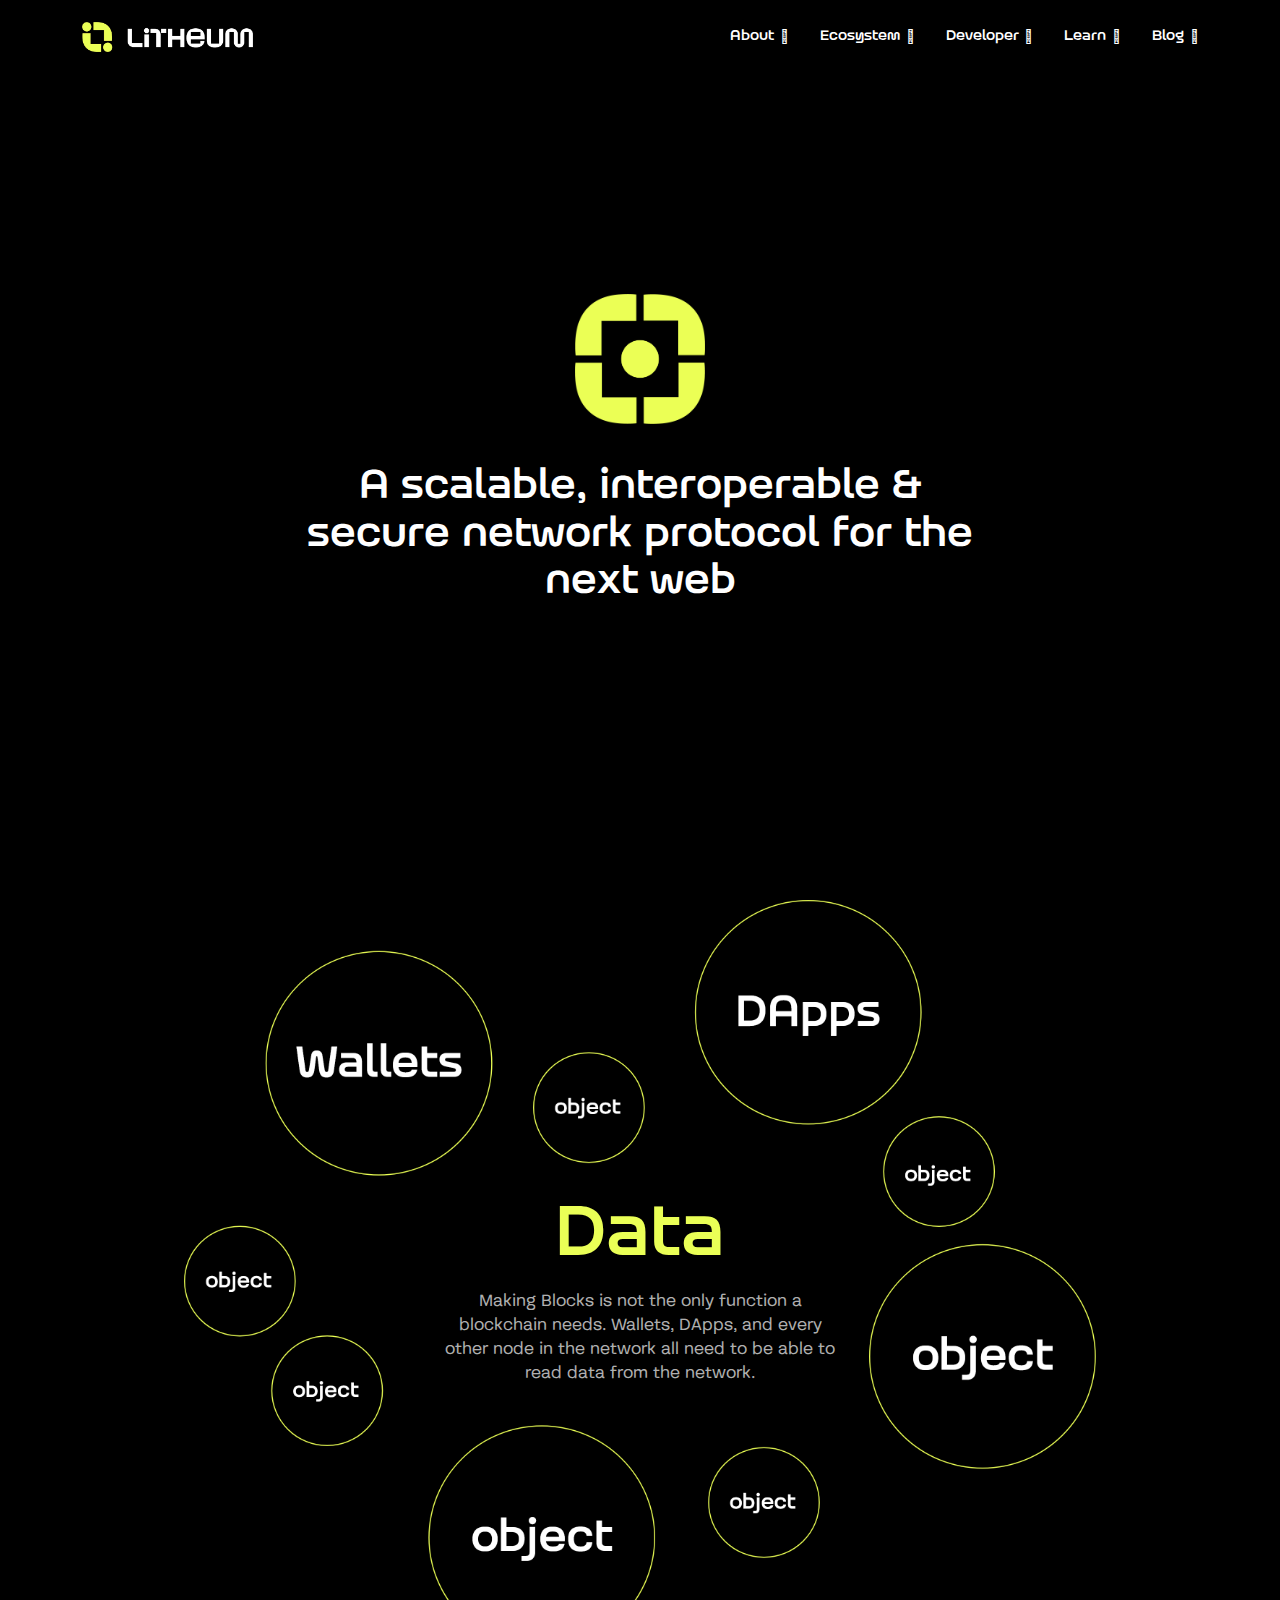
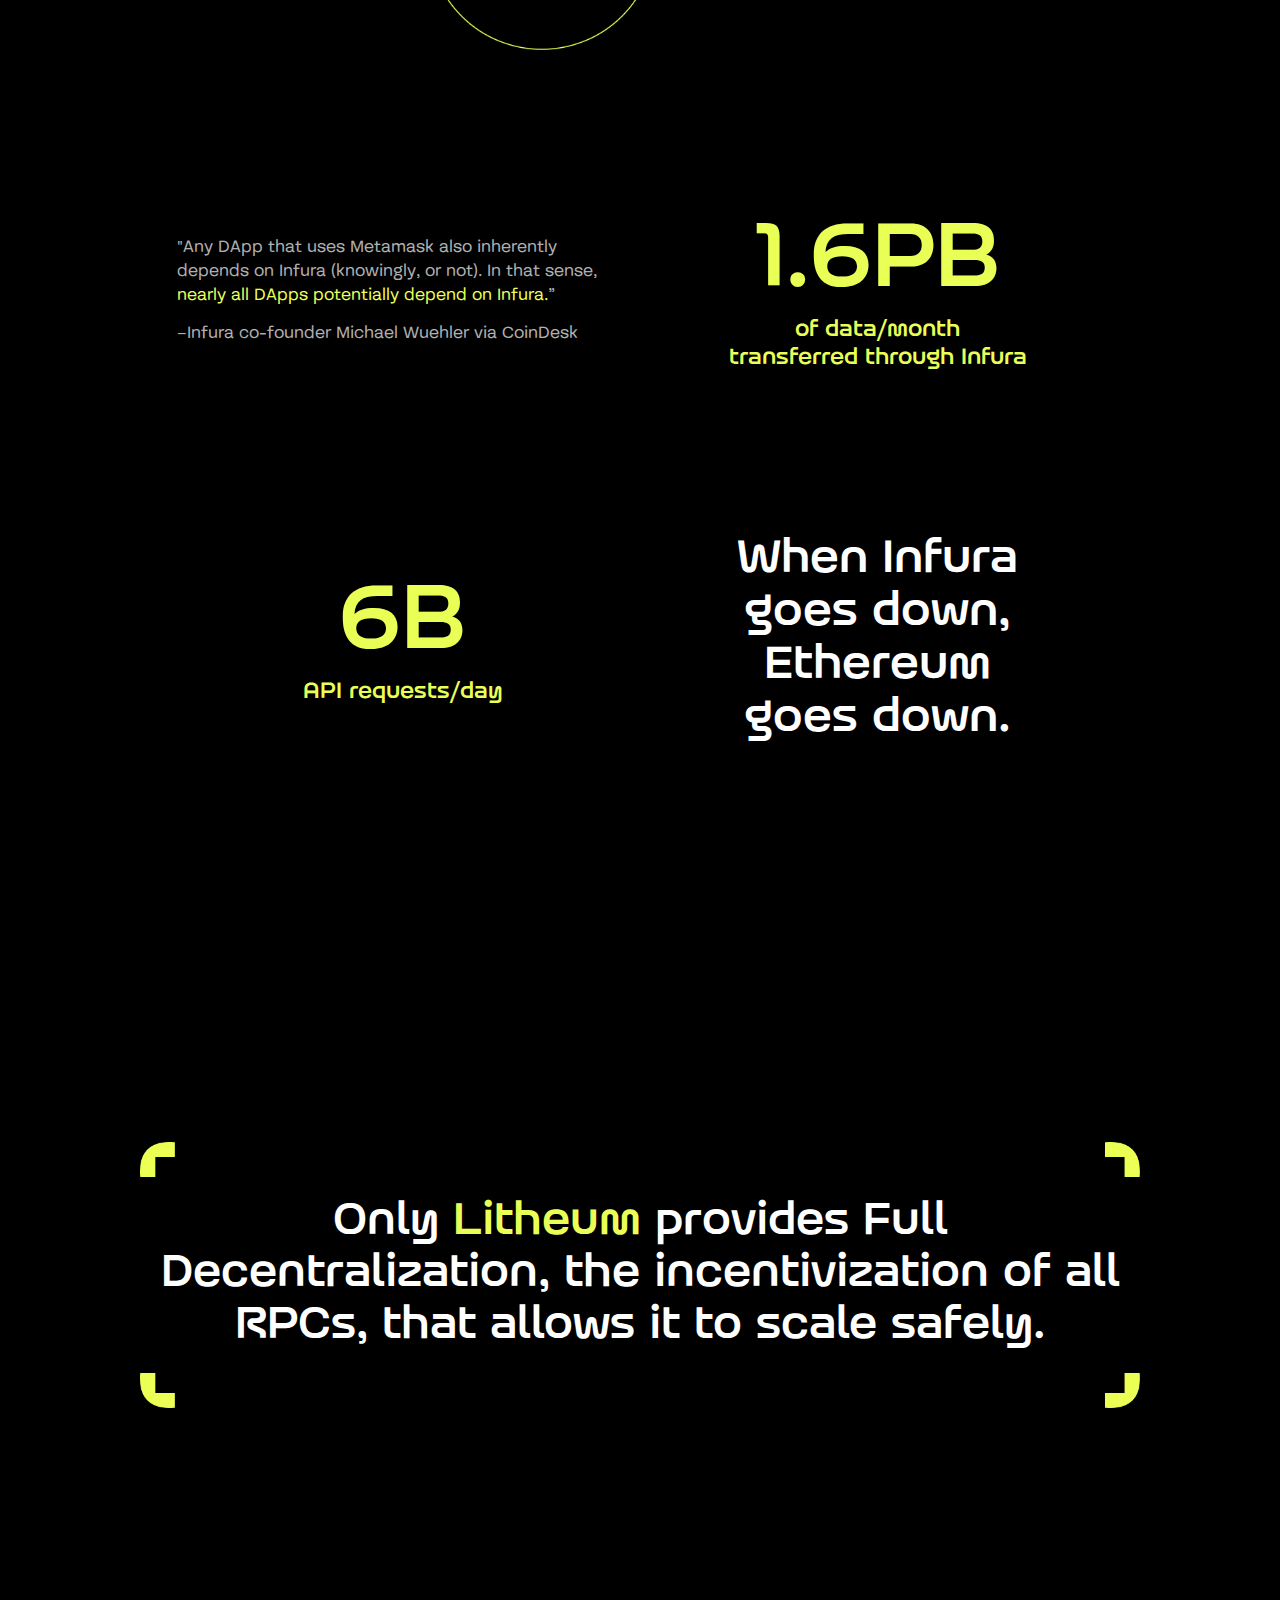
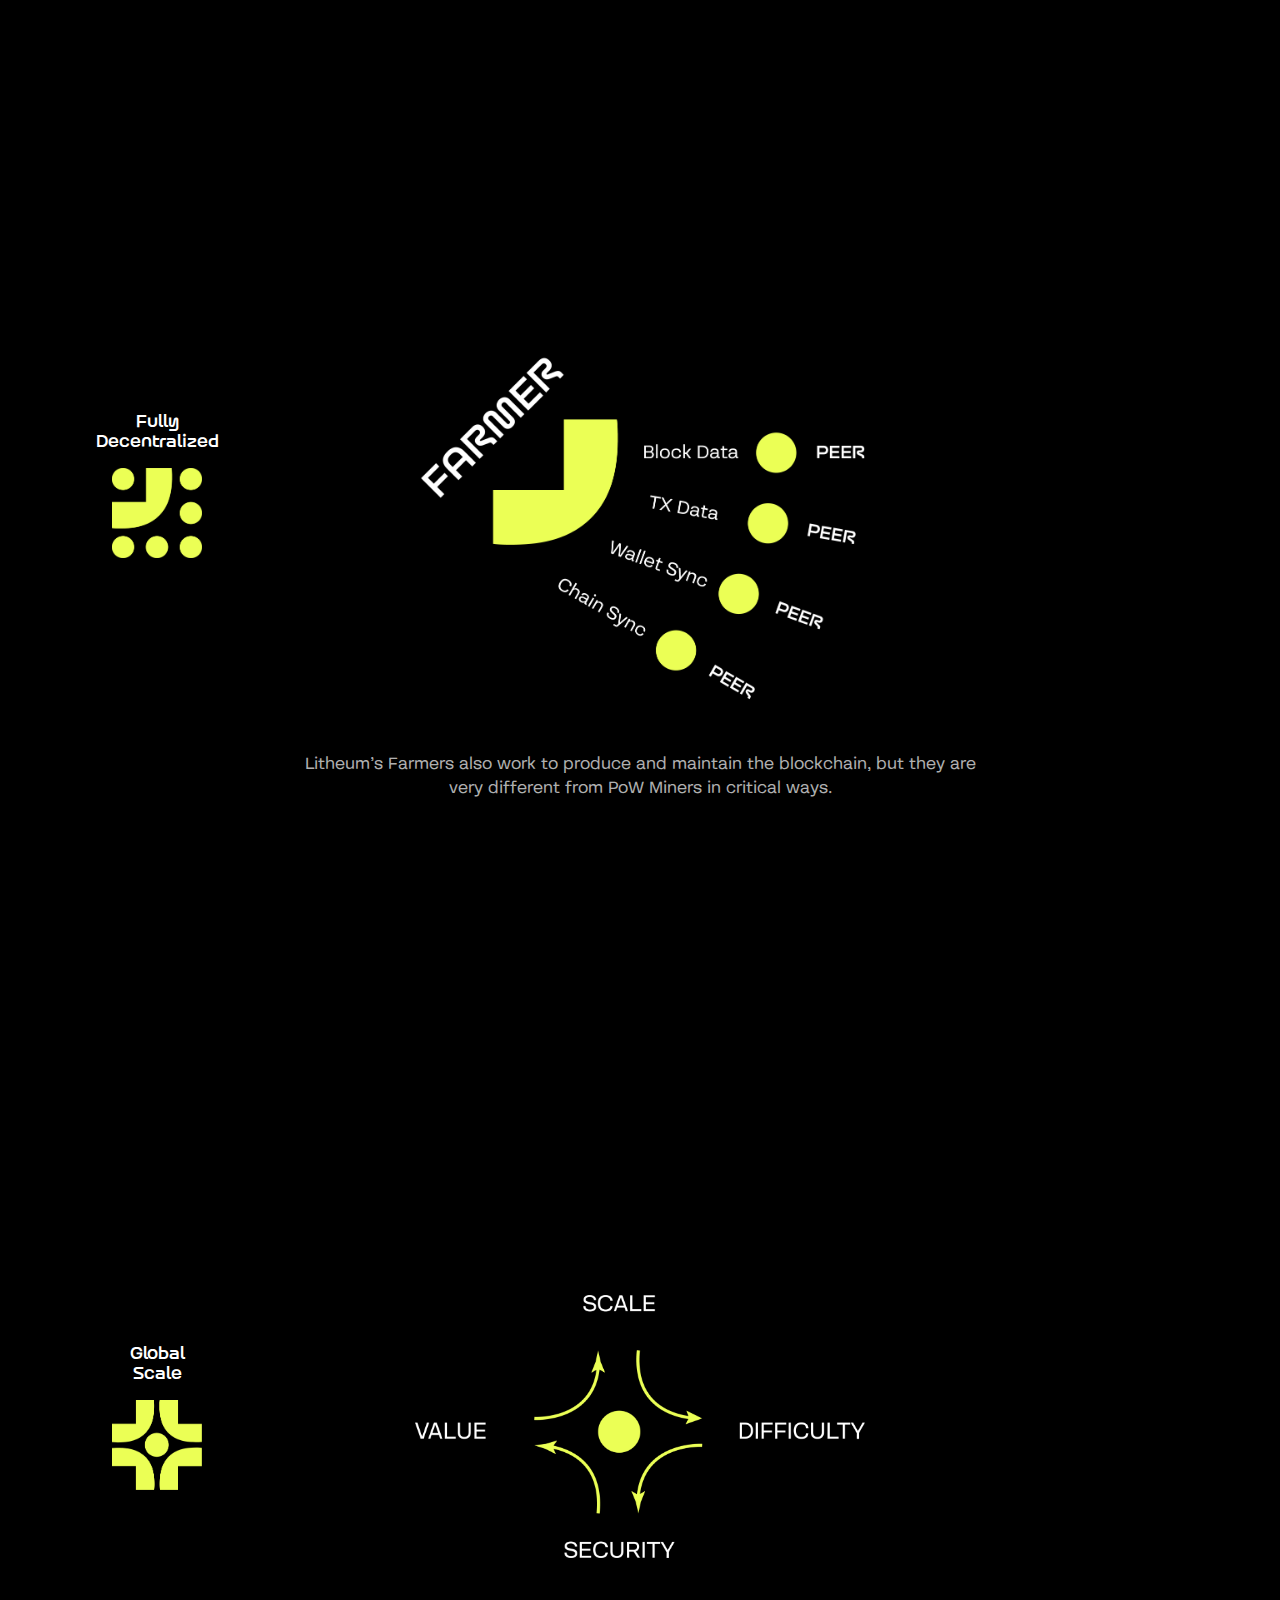
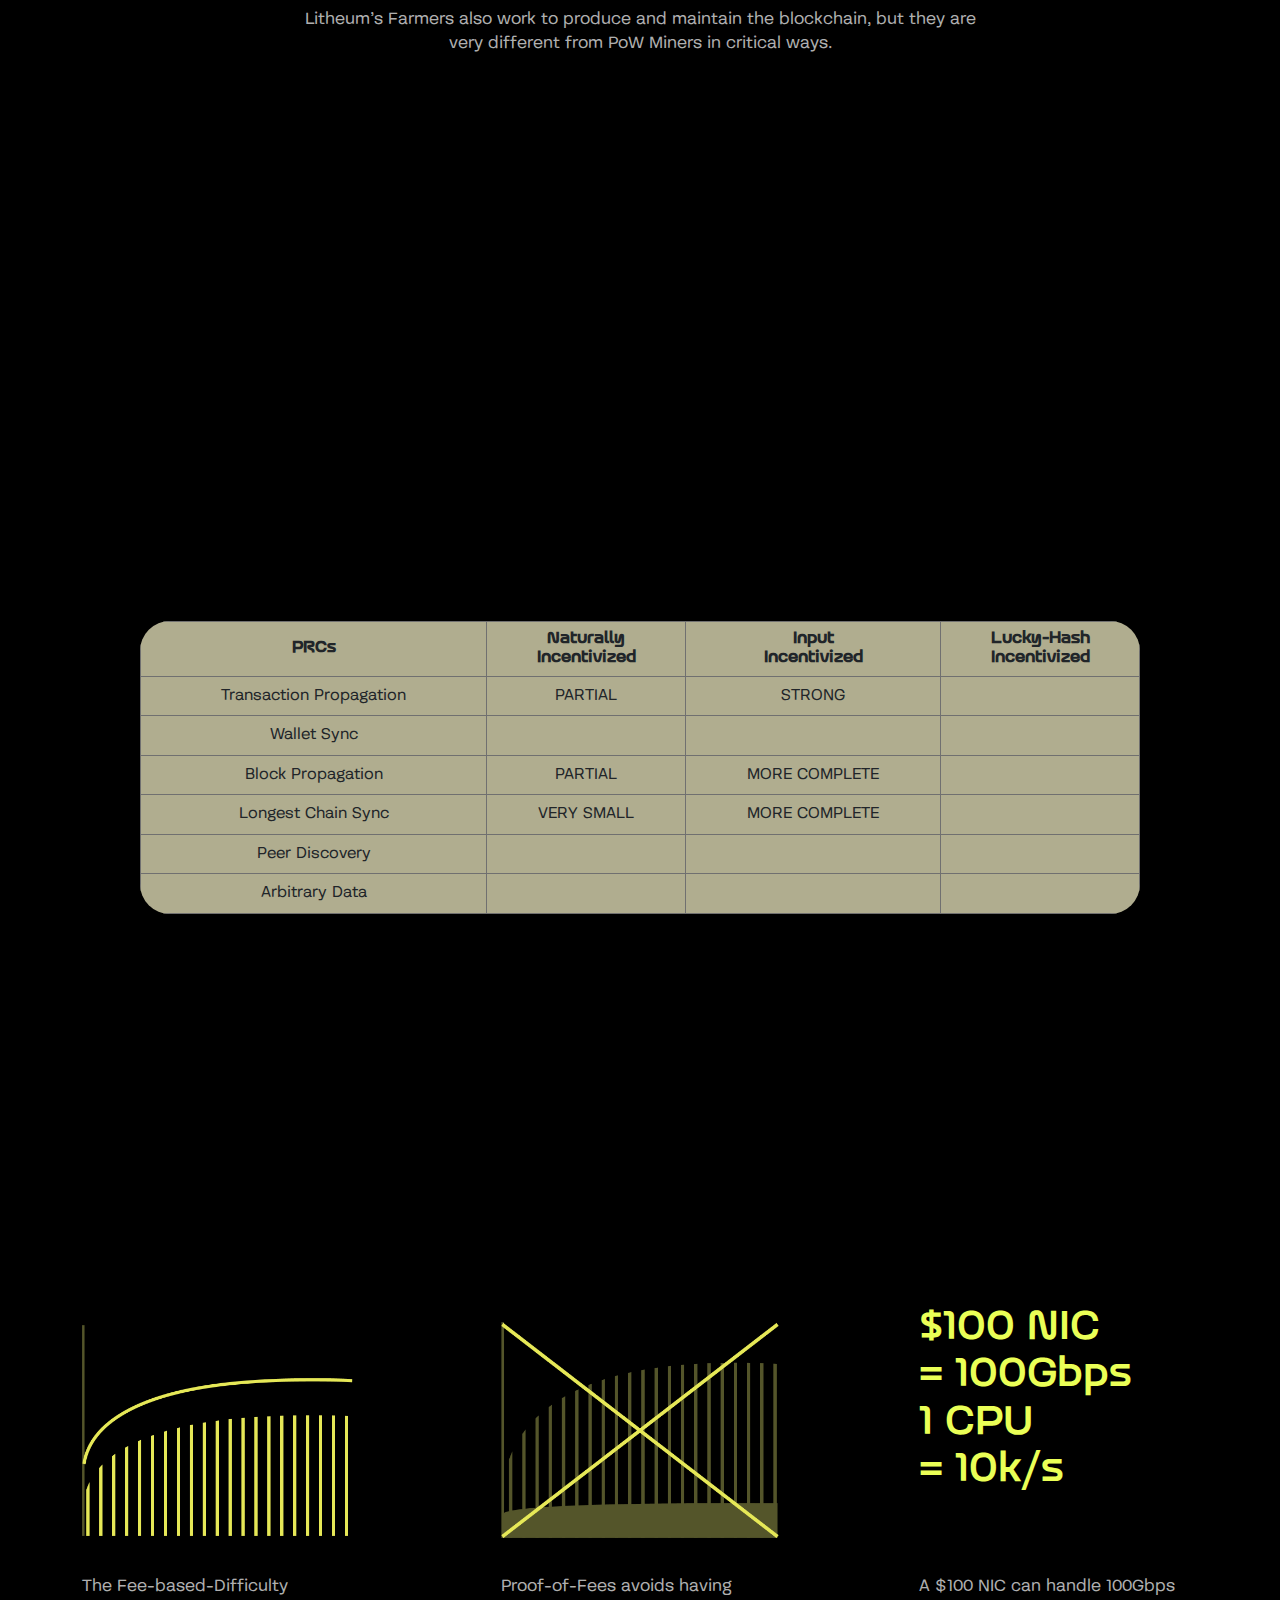
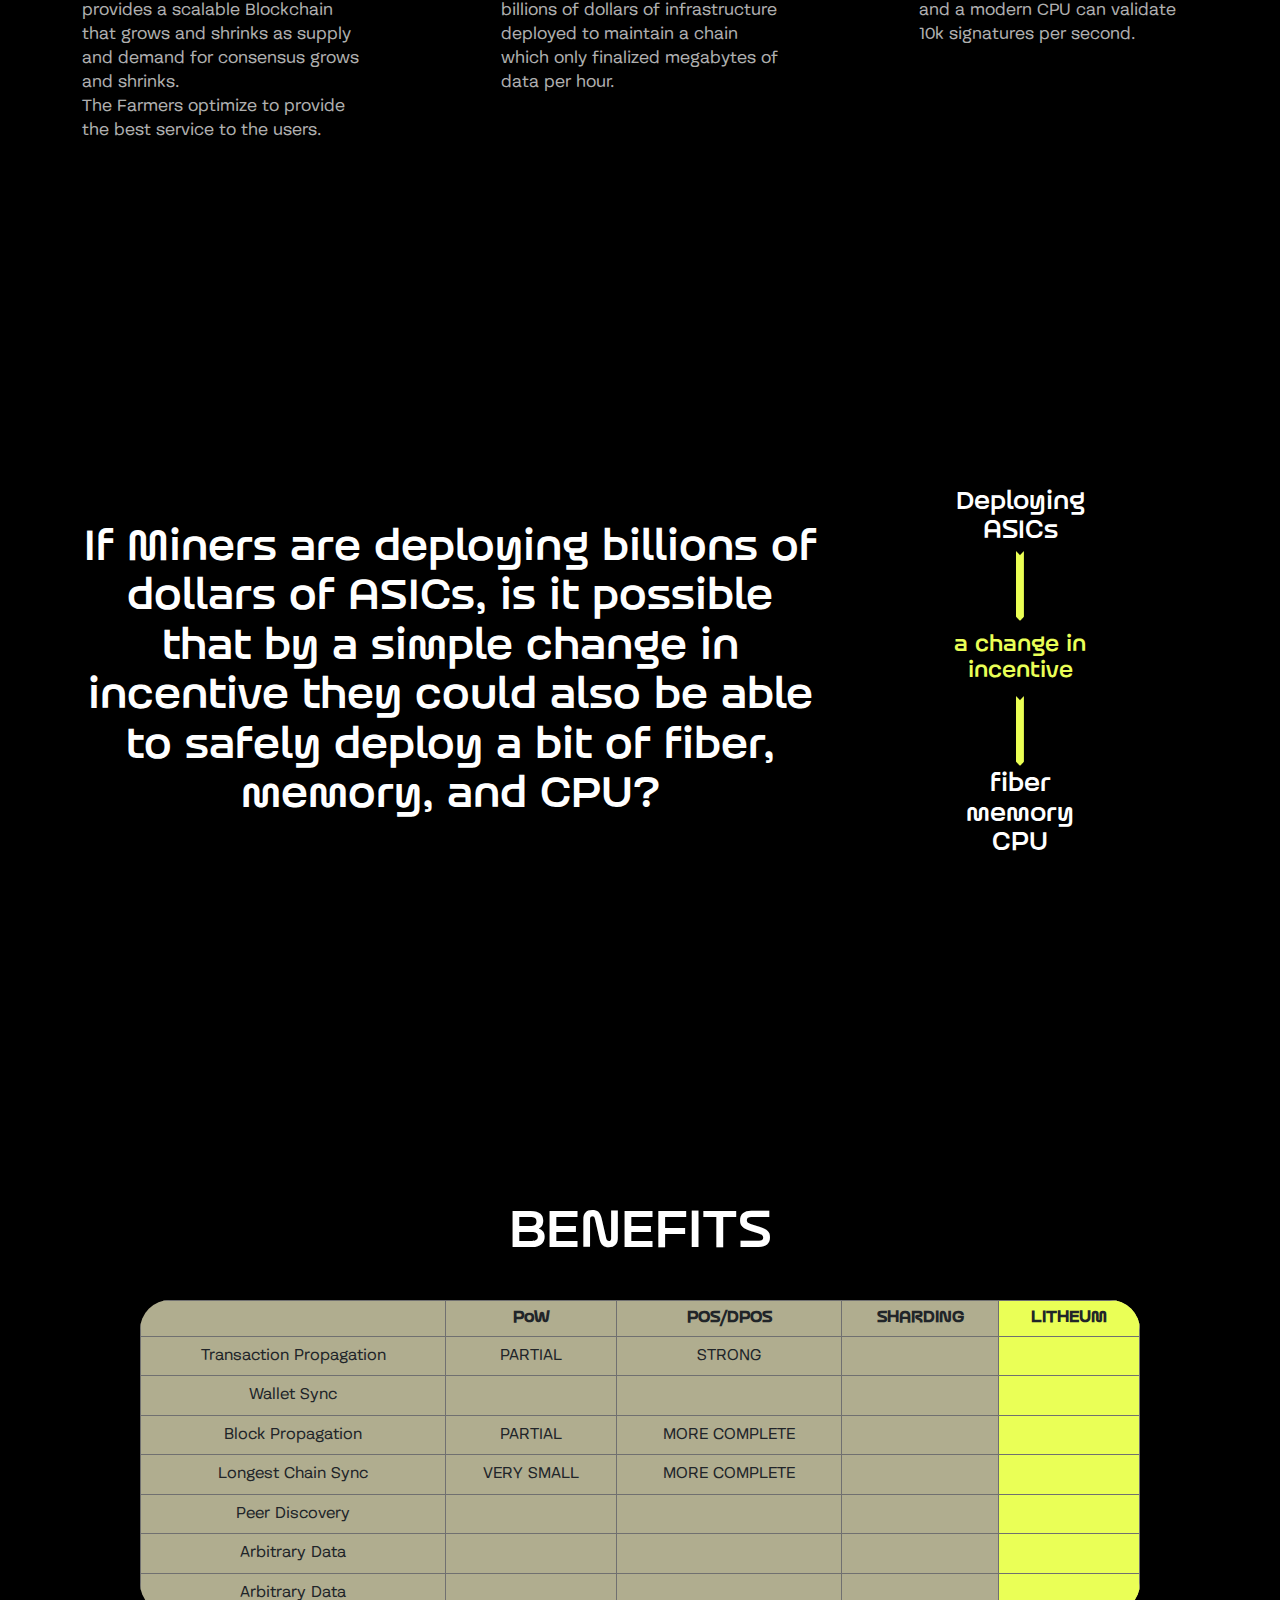
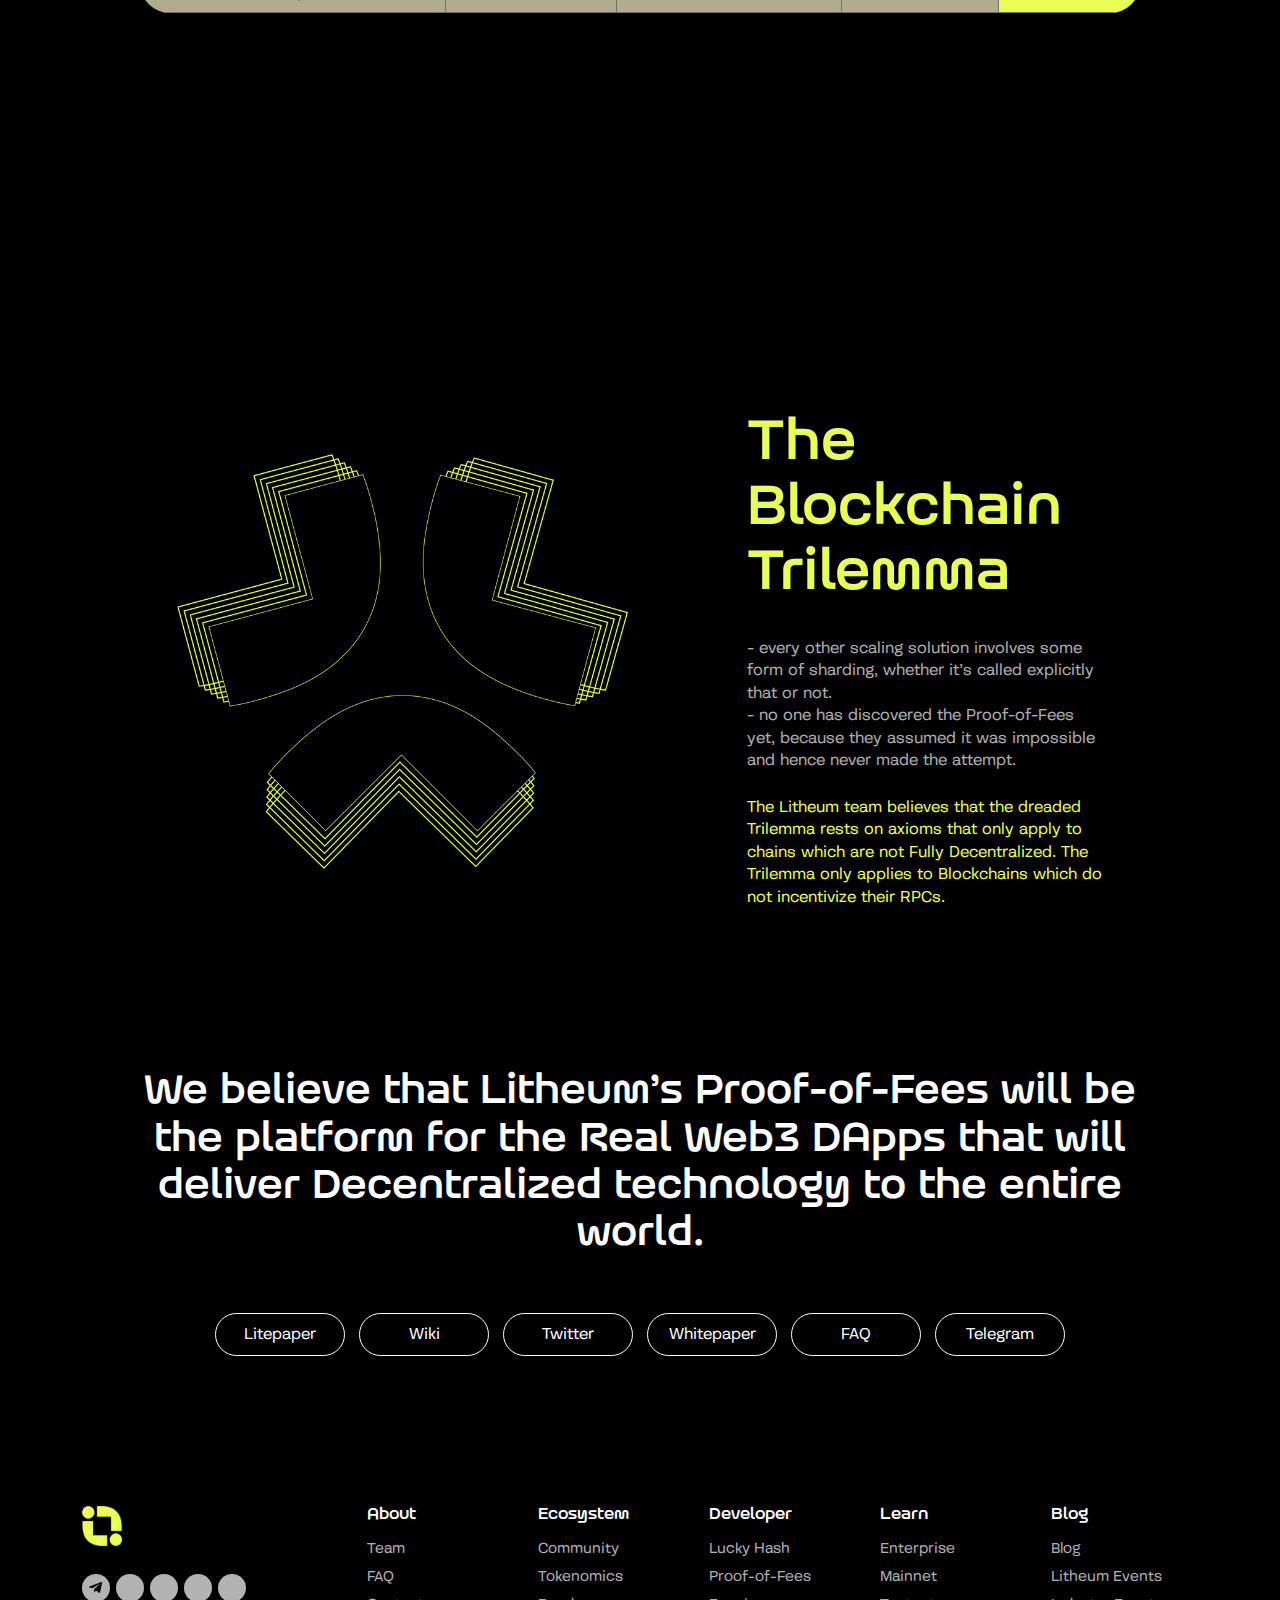
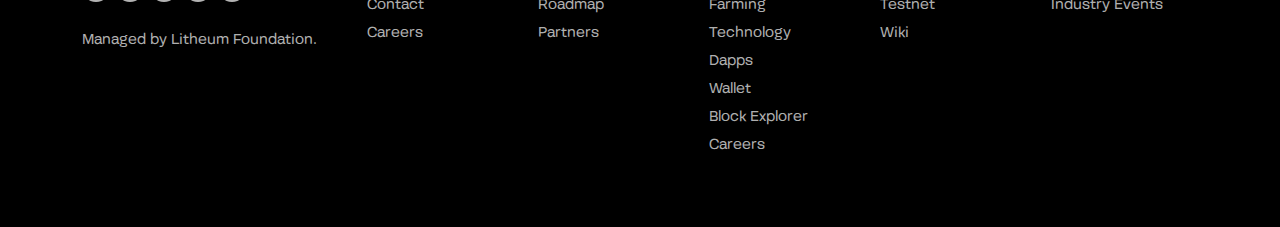
<file: data.html>
<!DOCTYPE html>
<html class="no-js" lang="">

<head>
  <meta charset="utf-8" />
  <meta http-equiv="x-ua-compatible" content="ie=edge" />
  <title> Litheum - Data </title>
  <meta name="description" content="" />
  <meta name="viewport" content="width=device-width, initial-scale=1" />
  <!-- Favicons -->
  <link href="assets/img/favicon.png" rel="icon">
  <!--32*32-->
  <link href="assets/img/apple-touch-icon.png" rel="apple-touch-icon">
  <!--180*180-->
  <link rel="stylesheet" href="https://cdnjs.cloudflare.com/ajax/libs/font-awesome/6.2.1/css/all.min.css"
    integrity="sha512-MV7K8+y+gLIBoVD59lQIYicR65iaqukzvf/nwasF0nqhPay5w/9lJmVM2hMDcnK1OnMGCdVK+iQrJ7lzPJQd1w=="
    crossorigin="anonymous" referrerpolicy="no-referrer" />
  <link rel="stylesheet" href="assets/css/bootstrap.min.css" />
  <link rel="stylesheet" href="assets/css/animate.css" />
  <link rel="stylesheet" href="assets/css/main.css?v=24" />

</head>
<body>
  <!--[if lte IE 9]>
      <p class="browserupgrade">
        You are using an <strong>outdated</strong> browser. Please
        <a href="https://browsehappy.com/">upgrade your browser</a> to improve
        your experience and security.
      </p>
    <![endif]-->

    <header class="header">
      <div class="navbar-area">
        <div class="container">

          <nav class="navbar navbar-expand-lg">
            <a class="navbar-brand" href="/">
              <img src="assets/img/logo/logo.png" alt="logo">
            </a>

            <button class="navbar-toggler collapsed" type="button" data-bs-toggle="collapse" data-bs-target="#navbarSupportedContent"
            aria-controls="navbarSupportedContent" aria-expanded="false" aria-label="Toggle navigation">
            <span class="icon-bar top-bar"></span>
            <span class="icon-bar middle-bar"></span>
            <span class="icon-bar bottom-bar"></span>
          </button>

            <div class="collapse navbar-collapse sub-menu-bar" id="navbarSupportedContent">
              <ul id="nav" class="navbar-nav ms-auto">
                <li class="nav-item dropdown">
                  <a class="dropdown-toggle" href="#" id="navbarDropdown" role="button" data-bs-toggle="dropdown"
                    aria-expanded="false">
                    About
                  </a>
                  <ul class="dropdown-menu animate slideIn dropdown-menu-end" aria-labelledby="navbarDropdown">
                    <li><a class="dropdown-item" href="team.html">Team</a></li>
                    <li><a class="dropdown-item" href="#"> FAQ </a></li>
                    <li><a class="dropdown-item" href="#"> Contact </a></li>
                    <li><a class="dropdown-item" href="#"> Careers </a></li>
                  </ul>
                </li>

                <li class="nav-item dropdown">
                  <a class="dropdown-toggle" href="#" id="navbarDropdown" role="button" data-bs-toggle="dropdown"
                    aria-expanded="false">
                    Ecosystem
                  </a>
                  <ul class="dropdown-menu animate slideIn dropdown-menu-end" aria-labelledby="navbarDropdown">
                    <li><a class="dropdown-item" href="ecosystem.html"> Community </a></li>
                    <li><a class="dropdown-item" href="#"> Tokenomics </a></li>
                    <li><a class="dropdown-item" href="#"> Roadmap </a></li>
                    <li><a class="dropdown-item" href="#"> Partners </a></li>

                  </ul>
                </li>

                <li class="nav-item dropdown">
                  <a class="dropdown-toggle" href="#" id="navbarDropdown" role="button" data-bs-toggle="dropdown"
                    aria-expanded="false">
                    Developer
                  </a>
                  <ul class="dropdown-menu animate slideIn dropdown-menu-end" aria-labelledby="navbarDropdown">
                    <li><a class="dropdown-item" href="lucky-hash.html"> Lucky Hash </a></li>
                    <li><a class="dropdown-item" href="#"> Proof-of-Fees </a></li>
                    <li><a class="dropdown-item" href="farming.html"> Farming </a></li>
                    <li><a class="dropdown-item" href="technology.html"> Technology </a></li>
                    <li><a class="dropdown-item" href="#"> Deep Dive (Docs?) </a></li>
                    <li><a class="dropdown-item" href="#"> DApps </a></li>
                    <li><a class="dropdown-item" href="#"> Wallet </a></li>
                    <li><a class="dropdown-item" href="#"> Block Explorer </a></li>
                    <li><a class="dropdown-item" href="#"> Careers </a></li>
                  </ul>
                </li>

                <li class="nav-item dropdown">
                  <a class="dropdown-toggle" href="#" id="navbarDropdown" role="button" data-bs-toggle="dropdown"
                    aria-expanded="false">
                    Learn
                  </a>
                  <ul class="dropdown-menu animate slideIn dropdown-menu-end" aria-labelledby="navbarDropdown">
                    <li><a class="dropdown-item" href="#"> 	Enterprise </a></li>
                    <li><a class="dropdown-item" href="#"> Mainnet </a></li>
                    <li><a class="dropdown-item" href="#"> Testnet </a></li>
                    <li><a class="dropdown-item" href="#"> Wiki </a></li>
                  </ul>
                </li>

                <li class="nav-item dropdown">
                  <a class="dropdown-toggle" href="#" id="navbarDropdown" role="button" data-bs-toggle="dropdown"
                    aria-expanded="false">
                      Blog
                  </a>
                  <ul class="dropdown-menu animate slideIn dropdown-menu-end" aria-labelledby="navbarDropdown">
                    <li><a class="dropdown-item" href="#">  	Blog </a></li>
                    <li><a class="dropdown-item" href="#"> 	Litheum Events </a></li>
                    <li><a class="dropdown-item" href="#"> Industry Events </a></li>
                  </ul>
                </li>


              </ul>
            </div>
          </nav>
        </div>
      </div>
    </header>


  <section class="data-her">
    <div class="container">
      <div class="data-inner">
        <img src="assets/img/data/hero-l.png" class="data-logo" alt="">
        <h1>
          A scalable, interoperable & secure network protocol for the next web
        </h1>
      </div><!-- /.data-inner -->
    </div><!-- /.container -->
  </section><!-- /.data-her -->


  <section class="d-map">
    <div class="container">
      <div class="data-map">
        <img src="assets/img/data/d-map.png" class="map-d-img wow fadeInUp" data-wow-dela=".8s" alt="">
        <div class="map-txt">
          <h2>Data </h2>
          <p>
            Making Blocks is not the only function a blockchain needs. Wallets, DApps, and every other node in the network all
            need to be able to read data from the network.
          </p>
        </div><!-- /.map-txt -->
      </div><!-- /.data-map -->
    </div><!-- /.container -->
  </section><!-- /.d-map -->

  <section class="pb">
    <div class="container">
      <div class="pb-wrapper">
        <div class="row align-items-center gy-4 justify-content-center">
          <div class="col-lg-5">
            <div class="pb-txt">
              <p>
                "Any DApp that uses Metamask also inherently
                depends on Infura (knowingly, or not). In that sense,
                <span>nearly all DApps potentially depend on Infura.</span>”
              </p>
              <p>
                –Infura co-founder Michael Wuehler via CoinDesk
              </p>
            </div><!-- /.pb-txt -->
          </div><!-- /.col-lg-5 -->
          <div class="col-lg-5">
            <div class="pb-t">
              <h2> 1.6PB </h2>
              <p>of data/month <br>
                transferred through Infura
              </p>
            </div><!-- /.pb-t -->
          </div><!-- /.col-lg-5 -->
        </div><!-- /.row -->
      </div><!-- /.pb-wrapper -->
    </div><!-- /.container -->
  </section><!-- /.pb -->

  <section class="pb">
    <div class="container">
      <div class="pb-wrapper">
        <div class="row align-items-center gy-4 justify-content-center">

          <div class="col-lg-5">
            <div class="pb-t">
              <h2> 6B </h2>
              <p> API requests/day </p>
            </div><!-- /.pb-t -->
          </div><!-- /.col-lg-5 -->

          <div class="col-lg-5">
            <div class="pb-txt">
              <h3>
                When Infura <br> goes down, <br>
                Ethereum <br> goes down.
              </h3>
            </div><!-- /.pb-txt -->
          </div><!-- /.col-lg-5 -->

        </div><!-- /.row -->
      </div><!-- /.pb-wrapper -->
    </div><!-- /.container -->
  </section><!-- /.pb -->

  <section class="allow">
    <div class="container">
      <div class="all-wraaper">
        <div class="img-flex">
          <img src="assets/img/data/left.png" class="left-img" alt="">
          <img src="assets/img/data/right.png" class="right-img" alt="">
        </div><!-- /.img-flex -->
        <div class="allow-t">
          <h2> Only <span>Litheum </span> provides
            Full Decentralization,
            the incentivization of all RPCs,
            that allows it to scale safely. </h2>
        </div><!-- /.allow-t -->
        <div class="img-flex img-flex-2">
          <img src="assets/img/data/left.png" class="left-img" alt="">
          <img src="assets/img/data/right.png" class="right-img" alt="">
        </div><!-- /.img-flex -->
      </div><!-- /.all-wraaper -->
    </div><!-- /.container -->
  </section><!-- /.allow -->


  <section class="farmer-block">
    <div class="container">
      <div class="far-inner">
        <div class="far-single">
          <h3> Fully <br>
            Decentralized </h3>
          <img src="assets/img/data/b-point.png" alt="">
        </div><!-- /.far-single -->
        <div class="text-center">
          <img src="assets/img/data/blok-data.png" class="b-point" alt="">
        </div><!-- /.text-center -->
        <div class="far-text">
          <p>
            Litheum’s Farmers also work to produce and maintain the blockchain,
            but they are very different from PoW Miners in critical ways.
          </p>
        </div><!-- /.far-text -->
      </div><!-- /.far-inner -->
    </div><!-- /.container -->
  </section><!-- /.farmer-block -->

  <section class="farmer-block">
    <div class="container">
      <div class="far-inner">
        <div class="far-single">
          <h3> Global <br>
            Scale </h3>
          <img src="assets/img/data/scale-pic.png" alt="">
        </div><!-- /.far-single -->
        <div class="text-center">
          <img src="assets/img/data/scale.png" class="b-point" alt="">
        </div><!-- /.text-center -->
        <div class="far-text">
          <p>
            Litheum’s Farmers also work to produce and maintain the blockchain,
            but they are very different from PoW Miners in critical ways.
          </p>
        </div><!-- /.far-text -->
      </div><!-- /.far-inner -->
    </div><!-- /.container -->
  </section><!-- /.farmer-block -->


  <section class="data-table">
    <div class="container">
      <div class="table-warapper">
        <div class="table-responsive">
          <table class="table table-bordered">
            <thead>
              <tr>
                <th>PRCs</th>
                <th>Naturally <br>
                  Incentivized
                </th>
                <th> Input <br>
                  Incentivized
                </th>
                <th>
                  Lucky-Hash <br>
                  Incentivized
                </th>
              </tr>
            </thead>

            <tbody>
              <tr>
                <td>
                  Transaction Propagation
                </td>
                <td> PARTIAL </td>
                <td> STRONG </td>
                <td></td>
              </tr>

              <tr>
                <td> Wallet Sync </td>
                <td></td>
                <td></td>
                <td></td>
              </tr>
              <tr>
                <td>Block Propagation</td>
                <td> PARTIAL </td>
                <td>MORE COMPLETE</td>
                <td></td>
              </tr>
              <tr>
                <td> Longest Chain Sync </td>
                <td>VERY SMALL</td>
                <td>MORE COMPLETE</td>
                <td></td>
              </tr>
              <tr>
                <td> Peer Discovery </td>
                <td></td>
                <td></td>
                <td></td>
              </tr>
              <tr>
                <td> Arbitrary Data </td>
                <td></td>
                <td></td>
                <td></td>
              </tr>

            </tbody>
          </table>
        </div><!-- /.table-responsive -->
      </div><!-- /.table-warapper -->
    </div><!-- /.container -->
  </section><!-- /.data-table -->

  <section class="wram-single">
    <div class="container">
      <div class="row gy-4 gx-xl-0 justify-content-between">
        <div class="col-lg-4 col-xl-3">
          <div class="sop">
            <img src="assets/img/data/1.png" class="sop-img" alt="">
            <p>
              The Fee-based-Difficulty
              provides a scalable Blockchain that grows and shrinks as supply and demand for consensus grows and shrinks. <br>
              <span> The Farmers optimize to provide the best service to the users.</span>
            </p>
          </div><!-- /.sop -->
        </div><!-- /.col-lg-4 -->
        <div class="col-lg-4 col-xl-3">
          <div class="sop">
            <img src="assets/img/data/2.png" class="sop-img" alt="">
            <p>
              Proof-of-Fees avoids having
              billions of dollars of infrastructure deployed to maintain a chain which only finalized megabytes
              of data per hour.
            </p>
          </div><!-- /.sop -->
        </div><!-- /.col-lg-4 -->
        <div class="col-lg-4 col-xl-3">
          <div class="sop">
            <h3>
              $100 NIC <br>
              = 100Gbps <br>
              1 CPU <br>
              = 10k/s
            </h3>
            <p>
              A $100 NIC can handle 100Gbps and a modern CPU can validate 10k signatures per second.
            </p>
          </div><!-- /.sop -->
        </div><!-- /.col-lg-4 -->
      </div><!-- /.row -->
    </div><!-- /.container -->
  </section><!-- /.wram-single -->

  <section class="are">
    <div class="container">
      <div class="row  gy-4 justify-content-between align-items-center">
        <div class="col-lg-8">
          <h2>
            If Miners are deploying billions of dollars of ASICs,
            is it possible that
            by a simple change in incentive they could also be able to safely deploy a bit of
            fiber, memory, and CPU?
          </h2>
        </div><!-- /.col-lg-8 -->
        <div class="col-lg-4">
          <div class="are-txt">
            <h3 class="mb-1">
              Deploying <br>
              ASICs
            </h3>
            <img src="assets/img/data/arrow.png" class="arow-img" alt="arrow">
            <h5>
              a change in <br>
              incentive
            </h5>
            <img src="assets/img/data/arrow.png" class="arow-img mb-1" alt="arrow">
            <h3>
              fiber <br>
              memory <br>
              CPU
            </h3>
          </div><!-- /.are-txt -->
        </div><!-- /.col-lg-3 -->
      </div><!-- /.row -->
    </div><!-- /.container -->
  </section><!-- /.are -->


  <section class="benefits-tab">
    <div class="container">
      <h2> BENEFITS </h2>
      <div class="table-warapper">
        <div class="table-responsive">
          <table class="table table-bordered">
            <thead>
              <tr>
                <th></th>
                <th> PoW </th>
                <th> POS/DPOS </th>
                <th> SHARDING </th>
                <th> LITHEUM </th>
              </tr>
            </thead>

            <tbody>
              <tr>
                <td>
                  Transaction Propagation
                </td>
                <td> PARTIAL </td>
                <td> STRONG </td>
                <td></td>
                <td></td>
              </tr>

              <tr>
                <td> Wallet Sync </td>
                <td></td>
                <td></td>
                <td></td>
                <td></td>
              </tr>
              <tr>
                <td>Block Propagation</td>
                <td> PARTIAL </td>
                <td>MORE COMPLETE</td>
                <td></td>
                <td></td>
              </tr>
              <tr>
                <td> Longest Chain Sync </td>
                <td>VERY SMALL</td>
                <td>MORE COMPLETE</td>
                <td></td>
                <td></td>
              </tr>
              <tr>
                <td> Peer Discovery </td>
                <td></td>
                <td></td>
                <td></td>
                <td></td>
              </tr>
              <tr>
                <td> Arbitrary Data </td>
                <td></td>
                <td></td>
                <td></td>
                <td></td>
              </tr>
              <tr>
                <td> Arbitrary Data </td>
                <td></td>
                <td></td>
                <td></td>
                <td></td>
              </tr>

            </tbody>
          </table>
        </div><!-- /.table-responsive -->
      </div><!-- /.table-warapper -->
    </div><!-- /.container -->
  </section><!-- /.benefits-tab -->

  <section class="trile">
    <div class="container">
      <div class="row justify-content-center align-items-center gy-3">
        <div class="col-lg-5 col-10">
          <img src="assets/img/data/trile.png" class="img-fluid" alt="">
        </div><!-- /.col-lg-5 -->
        <div class="col-lg-4 offset-lg-1">
          <h2>
            The <br>
            Blockchain <br>
            Trilemma
          </h2>
          <p>
            - every other scaling solution involves some form of
            sharding, whether it’s called explicitly that or not. <br>
            - no one has discovered the Proof-of-Fees yet,
            because they assumed it was impossible and hence
            never made the attempt.
          </p>
          <p class="mt-lg-4 mt-3">
            <span>
              The Litheum team believes that the dreaded Trilemma rests on axioms that only apply to chains which are not Fully
              Decentralized. The Trilemma only applies to Blockchains which do not incentivize their RPCs.
            </span>
          </p>
        </div><!-- /.col-lg-5 -->
      </div><!-- /.row -->
    </div><!-- /.container -->
  </section><!-- /.trile -->

  <section class="cta-data">
    <div class="container">
      <div class="cta-wrapier">
        <h2>
          We believe that Litheum’s Proof-of-Fees will be the platform
          for the Real Web3 DApps that will
          deliver Decentralized technology
          to the entire world.
        </h2>

        <div class="cta-btns-wrap">
          <a href="#" class="tech-btn">
            Litepaper
          </a>
          <a href="#" class="tech-btn">
            Wiki
          </a>
          <a href="#" class="tech-btn">
            Twitter
          </a>
          <a href="#" class="tech-btn">
            Whitepaper
          </a>
          <a href="#" class="tech-btn">
            FAQ
          </a>
          <a href="#" class="tech-btn">
            Telegram
          </a>
        </div><!-- /.cta-btns-wrap -->

      </div><!-- /.cta-wrapier -->
    </div><!-- /.container -->
  </section><!-- /.cta-data -->


  <footer class="main-footer">
    <div class="container">
      <div class="row gy-4 justify-content-between">
        <div class="col-lg-3">
          <div class="logo-widget">
            <img src="assets/img/logo/logo-sym.png" class="footer-logo" alt="">

            <div class="footer-social">
              <a href="#">
                <svg xmlns="http://www.w3.org/2000/svg" viewBox="0 0 448 512">
                  <path
                    d="M446.7 98.6l-67.6 318.8c-5.1 22.5-18.4 28.1-37.3 17.5l-103-75.9-49.7 47.8c-5.5 5.5-10.1 10.1-20.7 10.1l7.4-104.9 190.9-172.5c8.3-7.4-1.8-11.5-12.9-4.1L117.8 284 16.2 252.2c-22.1-6.9-22.5-22.1 4.6-32.7L418.2 66.4c18.4-6.9 34.5 4.1 28.5 32.2z" />
                </svg>
              </a>
              <a href="#">
                <i class="fa-brands fa-discord"></i>
              </a>
              <a href="#">
                <i class="fa-brands fa-reddit-alien"></i>
              </a>
              <a href="#">
                <i class="fa-brands fa-github"></i>
              </a>
              <a href="#">
                <i class="fa-brands fa-weixin"></i>
              </a>

            </div><!-- /.footer-social -->
            <div class="mang">
              <span> Managed by Litheum Foundation. </span>
            </div><!-- /.mang -->
          </div><!-- /.logo-widget -->
        </div><!-- /.col-lg-3 -->
        <div class="col-lg-9">
          <div class="row gy-4">
            <div class="col-lg col-md-6">
              <div class="footer-links">
                <h5> About </h5>
                <ul>
                  <li>
                    <a href="team.html"> Team </a>
                  </li>
                  <li>
                    <a href="#"> FAQ </a>
                  </li>
                  <li>
                    <a href="#"> Contact </a>
                  </li>
                  <li>
                    <a href="#"> Careers </a>
                  </li>

                </ul>
              </div><!-- /.footer-links -->
            </div><!-- /.col-lg -->
            <div class="col-lg col-md-6">
              <div class="footer-links">
                <h5> Ecosystem </h5>
                <ul>
                  <li>
                    <a href="ecosystem.html"> Community </a>
                  </li>
                  <li>
                    <a href="#"> Tokenomics </a>
                  </li>
                  <li>
                    <a href="#"> Roadmap </a>
                  </li>
                  <li>
                    <a href="#"> Partners </a>
                  </li>

                </ul>
              </div><!-- /.footer-links -->
            </div><!-- /.col-lg -->
            <div class="col-lg col-md-6">
              <div class="footer-links">
                <h5> Developer </h5>
                <ul>
                  <li>
                    <a href="#"> Lucky Hash </a>
                  </li>
                  <li>
                    <a href="#"> Proof-of-Fees </a>
                  </li>
                  <li>
                    <a href="#"> Farming </a>
                  </li>
                  <li>
                    <a href="technology.html"> Technology </a>
                  </li>
                  <li>
                    <a href="#"> Dapps </a>
                  </li>
                  <li>
                    <a href="#"> Wallet </a>
                  </li>
                  <li>
                    <a href="#">Block Explorer </a>
                  </li>
                  <li>
                    <a href="#">Careers </a>
                  </li>

                </ul>
              </div><!-- /.footer-links -->
            </div><!-- /.col-lg -->
            <div class="col-lg col-md-6">
              <div class="footer-links">
                <h5> Learn </h5>
                <ul>
                  <li>
                    <a href="#"> Enterprise </a>
                  </li>
                  <li>
                    <a href="#"> Mainnet </a>
                  </li>
                  <li>
                    <a href="#"> Testnet </a>
                  </li>
                  <li>
                    <a href="#"> Wiki </a>
                  </li>

                </ul>
              </div><!-- /.footer-links -->
            </div><!-- /.col-lg -->
            <div class="col-lg col-md-6">
              <div class="footer-links">
                <h5> Blog </h5>
                <ul>
                  <li>
                    <a href="#"> Blog </a>
                  </li>
                  <li>
                    <a href="#"> Litheum Events </a>
                  </li>
                  <li>
                    <a href="#"> Industry Events </a>
                  </li>

                </ul>
              </div><!-- /.footer-links -->
            </div><!-- /.col-lg -->
          </div><!-- /.row -->
        </div><!-- /.col-lg-9 -->

      </div><!-- /.row -->
    </div><!-- /.container -->
  </footer><!-- /.main-footer -->


  <a href="#" class="scroll-top btn-hover">
    <img src="assets/img/cat/chev.svg" alt="chev">
  </a>

  <div class="page-loader">
    <img src="assets/img/loader.gif" class="loader-gif" alt="loader">
  </div><!-- /.page-loader -->

  <script>
    var wows = document.getElementsByClassName('wow')
    for (i = 0; i < wows.length; i++) {
      wows[i].style.visibility = 'hidden';
    }
  </script>

  <script src="assets/js/bootstrap.bundle.min.js"></script>
  <script src="assets/js/wow.min.js"></script>
  <script src="assets/js/main.js"></script>

</body>


</html>
</file>
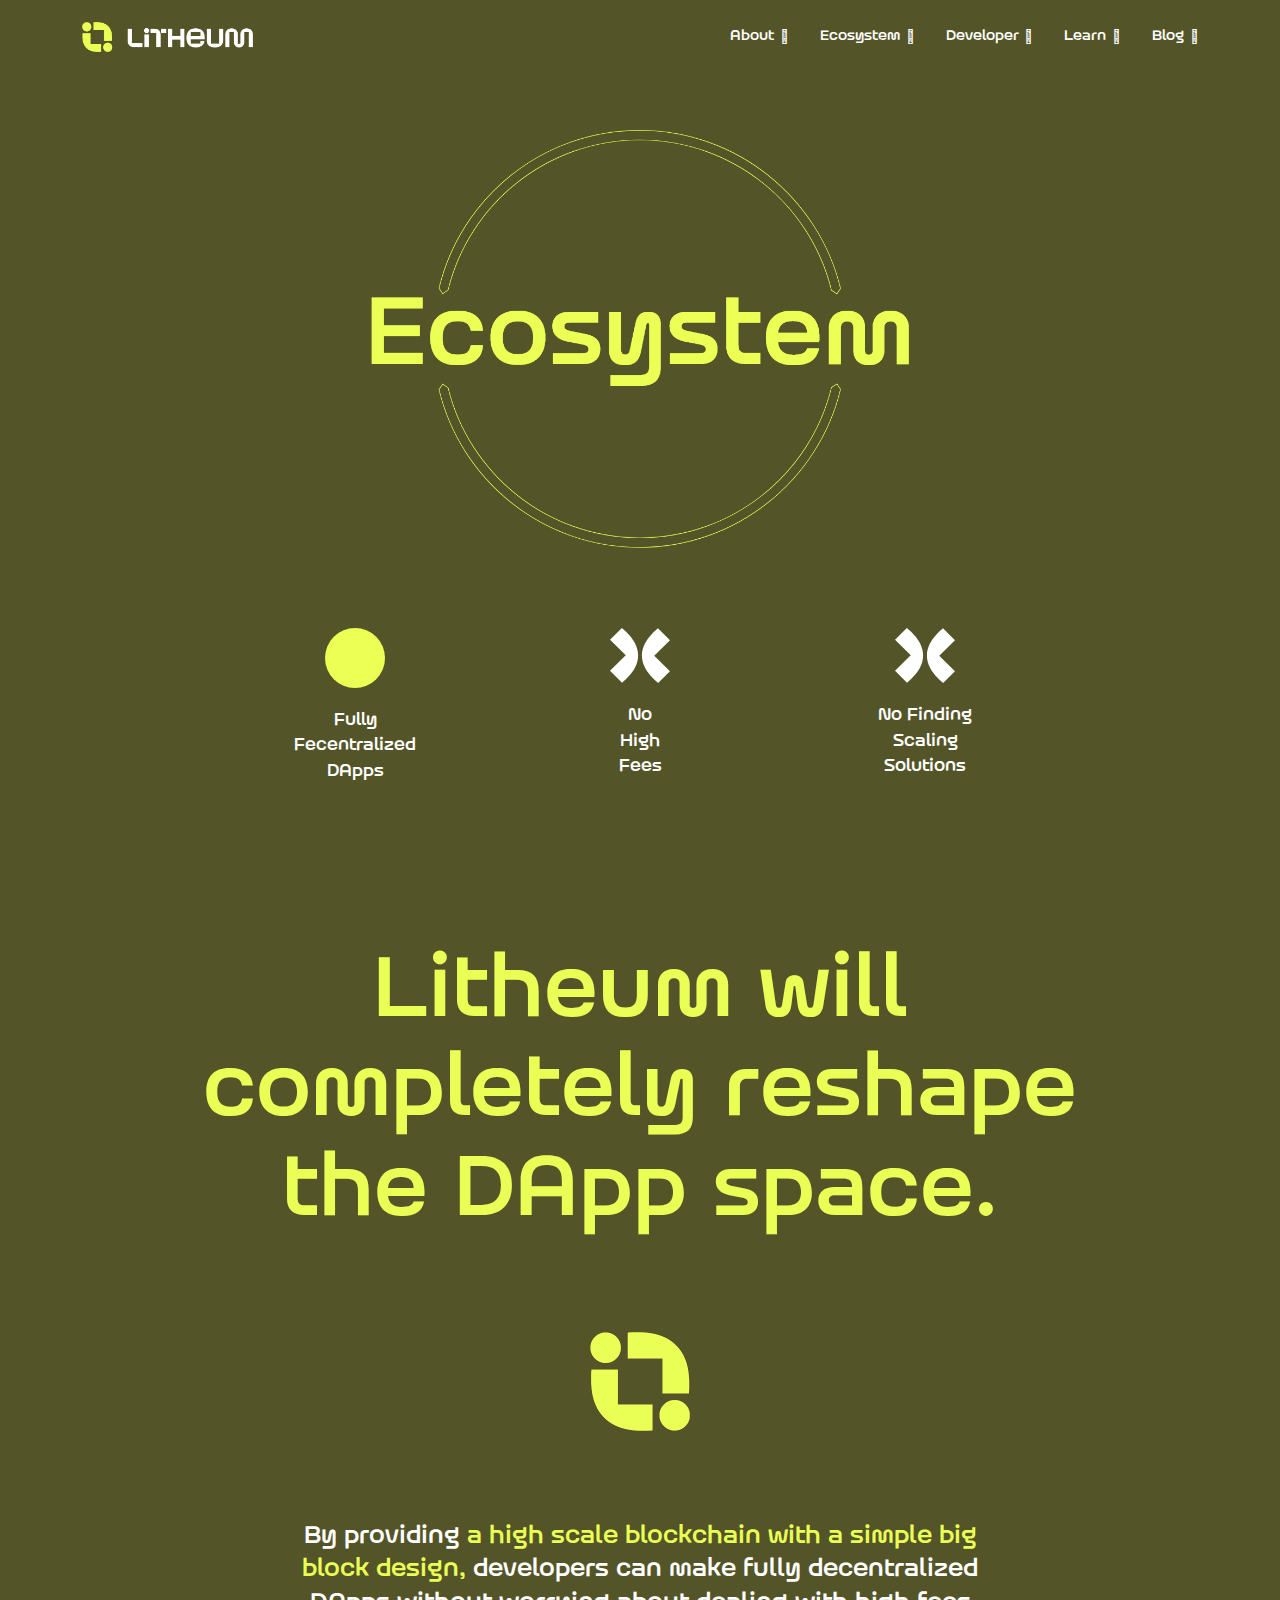
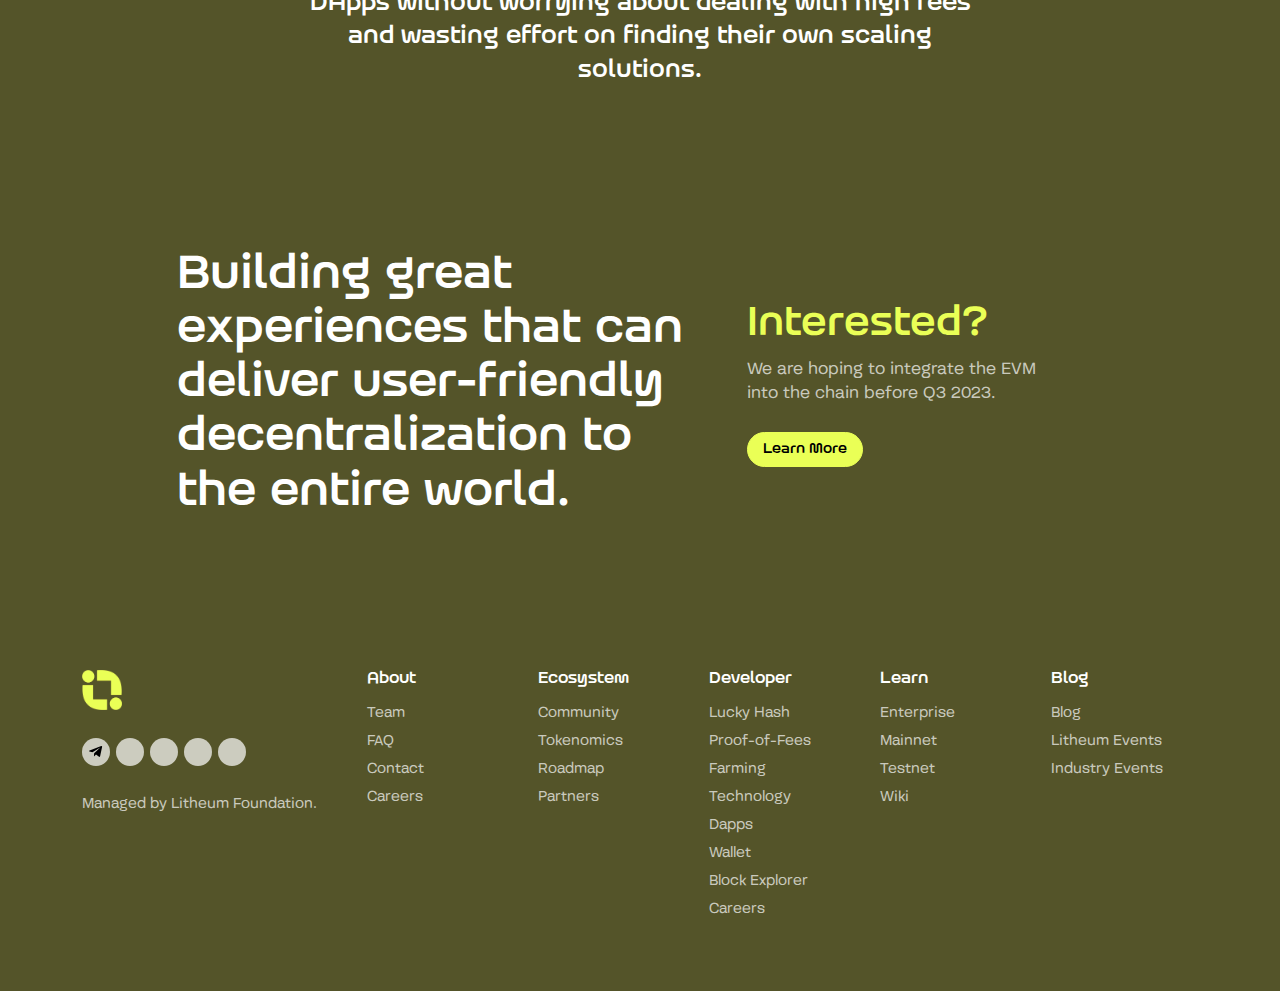
<file: ecosystem.html>
<!DOCTYPE html>
<html class="no-js" lang="">

<head>
  <meta charset="utf-8" />
  <meta http-equiv="x-ua-compatible" content="ie=edge" />
  <title> Litheum - Ecosystem </title>
  <meta name="description" content="" />
  <meta name="viewport" content="width=device-width, initial-scale=1" />
  <!-- Favicons -->
  <link href="assets/img/favicon.png" rel="icon">
  <!--32*32-->
  <link href="assets/img/apple-touch-icon.png" rel="apple-touch-icon">
  <!--180*180-->

  <link rel="stylesheet" href="https://cdnjs.cloudflare.com/ajax/libs/font-awesome/6.2.1/css/all.min.css"
    integrity="sha512-MV7K8+y+gLIBoVD59lQIYicR65iaqukzvf/nwasF0nqhPay5w/9lJmVM2hMDcnK1OnMGCdVK+iQrJ7lzPJQd1w=="
    crossorigin="anonymous" referrerpolicy="no-referrer" />
  <link rel="stylesheet" href="assets/css/bootstrap.min.css" />
  <link rel="stylesheet" href="assets/css/animate.css" />
  <link rel="stylesheet" href="assets/css/main.css?v=6" />

</head>
<body class="farm-cpu-bg">
  <!--[if lte IE 9]>
      <p class="browserupgrade">
        You are using an <strong>outdated</strong> browser. Please
        <a href="https://browsehappy.com/">upgrade your browser</a> to improve
        your experience and security.
      </p>
    <![endif]-->

  <header class="header">
    <div class="navbar-area">
      <div class="container">

        <nav class="navbar navbar-expand-lg">
          <a class="navbar-brand" href="/">
            <img src="assets/img/logo/logo.png" alt="logo">
          </a>

          <button class="navbar-toggler collapsed" type="button" data-bs-toggle="collapse"
            data-bs-target="#navbarSupportedContent" aria-controls="navbarSupportedContent" aria-expanded="false"
            aria-label="Toggle navigation">
            <span class="icon-bar top-bar"></span>
            <span class="icon-bar middle-bar"></span>
            <span class="icon-bar bottom-bar"></span>
          </button>

          <div class="collapse navbar-collapse sub-menu-bar" id="navbarSupportedContent">
            <ul id="nav" class="navbar-nav ms-auto">
              <li class="nav-item dropdown">
                <a class="dropdown-toggle" href="#" id="navbarDropdown" role="button" data-bs-toggle="dropdown"
                  aria-expanded="false">
                  About
                </a>
                <ul class="dropdown-menu animate slideIn dropdown-menu-end" aria-labelledby="navbarDropdown">
                  <li><a class="dropdown-item" href="team.html">Team</a></li>
                  <li><a class="dropdown-item" href="#"> FAQ </a></li>
                  <li><a class="dropdown-item" href="#"> Contact </a></li>
                  <li><a class="dropdown-item" href="#"> Careers </a></li>
                </ul>
              </li>

              <li class="nav-item dropdown">
                <a class="dropdown-toggle" href="#" id="navbarDropdown" role="button" data-bs-toggle="dropdown"
                  aria-expanded="false">
                  Ecosystem
                </a>
                <ul class="dropdown-menu animate slideIn dropdown-menu-end" aria-labelledby="navbarDropdown">
                  <li><a class="dropdown-item" href="ecosystem.html"> Community </a></li>
                  <li><a class="dropdown-item" href="#"> Tokenomics </a></li>
                  <li><a class="dropdown-item" href="#"> Roadmap </a></li>
                  <li><a class="dropdown-item" href="#"> Partners </a></li>

                </ul>
              </li>

              <li class="nav-item dropdown">
                <a class="dropdown-toggle" href="#" id="navbarDropdown" role="button" data-bs-toggle="dropdown"
                  aria-expanded="false">
                  Developer
                </a>
                <ul class="dropdown-menu animate slideIn dropdown-menu-end" aria-labelledby="navbarDropdown">
                  <li><a class="dropdown-item" href="lucky-hash.html"> Lucky Hash </a></li>
                  <li><a class="dropdown-item" href="#"> Proof-of-Fees </a></li>
                  <li><a class="dropdown-item" href="farming.html"> Farming </a></li>
                  <li><a class="dropdown-item" href="technology.html"> Technology </a></li>
                  <li><a class="dropdown-item" href="#"> Deep Dive (Docs?) </a></li>
                  <li><a class="dropdown-item" href="dapp.html"> DApps </a></li>
                  <li><a class="dropdown-item" href="#"> Wallet </a></li>
                  <li><a class="dropdown-item" href="#"> Block Explorer </a></li>
                  <li><a class="dropdown-item" href="#"> Careers </a></li>
                </ul>
              </li>

              <li class="nav-item dropdown">
                <a class="dropdown-toggle" href="#" id="navbarDropdown" role="button" data-bs-toggle="dropdown"
                  aria-expanded="false">
                  Learn
                </a>
                <ul class="dropdown-menu animate slideIn dropdown-menu-end" aria-labelledby="navbarDropdown">
                  <li><a class="dropdown-item" href="#"> Enterprise </a></li>
                  <li><a class="dropdown-item" href="#"> Mainnet </a></li>
                  <li><a class="dropdown-item" href="#"> Testnet </a></li>
                  <li><a class="dropdown-item" href="#"> Wiki </a></li>
                </ul>
              </li>

              <li class="nav-item dropdown">
                <a class="dropdown-toggle" href="#" id="navbarDropdown" role="button" data-bs-toggle="dropdown"
                  aria-expanded="false">
                  Blog
                </a>
                <ul class="dropdown-menu animate slideIn dropdown-menu-end" aria-labelledby="navbarDropdown">
                  <li><a class="dropdown-item" href="#"> Blog </a></li>
                  <li><a class="dropdown-item" href="#"> Litheum Events </a></li>
                  <li><a class="dropdown-item" href="#"> Industry Events </a></li>
                </ul>
              </li>


            </ul>
          </div>
        </nav>
      </div>
    </div>
  </header>



  <section class="eco-hero">
    <div class="container">
      <img src="assets/img/ecosystem/title.png" class="cpu-img" alt="img">
    </div><!-- /.container -->
  </section><!-- /.cpu-hero -->



  <section class="three-eco">
    <div class="container">
      <div class="row justify-content-center gy-5">
        <div class="col-lg-3 col-md-6">
          <div class="eco-single">
            <img src="assets/img/ecosystem/circle.svg" class="eco-img" alt="logo">
            <p>
              Fully <br>
              Fecentralized <br>
              DApps
            </p>
          </div><!-- /.eco-single -->
        </div><!-- /.col-lg-3 -->

        <div class="col-lg-3 col-md-6">
          <div class="eco-single">
            <img src="assets/img/ecosystem/tow-rect.svg" class="eco-img" alt="logo">
            <p>
              No <br>
              High <br>
              Fees
            </p>
          </div><!-- /.eco-single -->
        </div><!-- /.col-lg-3 -->

        <div class="col-lg-3 col-md-6">
          <div class="eco-single">
            <img src="assets/img/ecosystem/tow-rect.svg" class="eco-img" alt="logo">
            <p>
              No Finding <br>
              Scaling <br>
              Solutions
            </p>
          </div><!-- /.eco-single -->
        </div><!-- /.col-lg-3 -->

      </div><!-- /.row -->
    </div><!-- /.container -->
  </section><!-- /.three-eco -->

  <section class="eco-cta">
    <div class="container">
      <h2> Litheum will <br>
        completely reshape <br>
        the DApp space. </h2>

      <div class="cta-cen">
        <img src="assets/img/logo-sym.png" class="cen-img" alt="logo">
        <h4> By providing <span>a high scale blockchain with a simple
            big block design,</span> developers can make
          fully decentralized DApps without worrying about dealing with high fees and wasting effort on
          finding their own scaling solutions. </h4>
      </div><!-- /.cta-cen -->

    </div><!-- /.container -->
  </section><!-- /.eco-cta -->


  <section class="eco-int">
    <div class="container">
      <div class="row justify-content-center gy-4 align-items-center">
        <div class="col-lg-6">
          <h2>
            Building great
            experiences that can
            deliver user-friendly
            decentralization to
            the entire world.
          </h2>
        </div><!-- /.col-lg-5 -->
        <div class="col-lg-4">
          <div class="int-text">
            <h3> Interested? </h3>
            <p>
              We are hoping to integrate the EVM
              into the chain before Q3 2023.
            </p>
            <a href="#" class="btn-solid"> Learn More </a>
          </div><!-- /.int-text -->
        </div><!-- /.col-lg-4 -->
      </div><!-- /.row -->
    </div><!-- /.container -->
  </section><!-- /.eco-int -->




  <footer class="main-footer">
    <div class="container">
      <div class="row gy-4 justify-content-between">
        <div class="col-lg-3">
          <div class="logo-widget">
            <img src="assets/img/logo/logo-sym.png" class="footer-logo" alt="">

            <div class="footer-social">
              <a href="#">
                <svg xmlns="http://www.w3.org/2000/svg" viewBox="0 0 448 512">
                  <path
                    d="M446.7 98.6l-67.6 318.8c-5.1 22.5-18.4 28.1-37.3 17.5l-103-75.9-49.7 47.8c-5.5 5.5-10.1 10.1-20.7 10.1l7.4-104.9 190.9-172.5c8.3-7.4-1.8-11.5-12.9-4.1L117.8 284 16.2 252.2c-22.1-6.9-22.5-22.1 4.6-32.7L418.2 66.4c18.4-6.9 34.5 4.1 28.5 32.2z" />
                </svg>
              </a>
              <a href="#">
                <i class="fa-brands fa-discord"></i>
              </a>
              <a href="#">
                <i class="fa-brands fa-reddit-alien"></i>
              </a>
              <a href="#">
                <i class="fa-brands fa-github"></i>
              </a>
              <a href="#">
                <i class="fa-brands fa-weixin"></i>
              </a>

            </div><!-- /.footer-social -->
            <div class="mang">
              <span> Managed by Litheum Foundation. </span>
            </div><!-- /.mang -->
          </div><!-- /.logo-widget -->
        </div><!-- /.col-lg-3 -->
        <div class="col-lg-9">
          <div class="row gy-4">
            <div class="col-lg col-md-6">
              <div class="footer-links">
                <h5> About </h5>
                <ul>
                  <li>
                    <a href="team.html"> Team </a>
                  </li>
                  <li>
                    <a href="#"> FAQ </a>
                  </li>
                  <li>
                    <a href="#"> Contact </a>
                  </li>
                  <li>
                    <a href="#"> Careers </a>
                  </li>

                </ul>
              </div><!-- /.footer-links -->
            </div><!-- /.col-lg -->
            <div class="col-lg col-md-6">
              <div class="footer-links">
                <h5> Ecosystem </h5>
                <ul>
                  <li>
                    <a href="ecosystem.html"> Community </a>
                  </li>
                  <li>
                    <a href="#"> Tokenomics </a>
                  </li>
                  <li>
                    <a href="#"> Roadmap </a>
                  </li>
                  <li>
                    <a href="#"> Partners </a>
                  </li>

                </ul>
              </div><!-- /.footer-links -->
            </div><!-- /.col-lg -->
            <div class="col-lg col-md-6">
              <div class="footer-links">
                <h5> Developer </h5>
                <ul>
                  <li>
                    <a href="lucky-hash.html"> Lucky Hash </a>
                  </li>
                  <li>
                    <a href="#"> Proof-of-Fees </a>
                  </li>
                  <li>
                    <a href="farming.html"> Farming </a>
                  </li>
                  <li>
                    <a href="technology.html"> Technology </a>
                  </li>
                  <li>
                    <a href="dapp.html"> Dapps </a>
                  </li>
                  <li>
                    <a href="#"> Wallet </a>
                  </li>
                  <li>
                    <a href="#">Block Explorer </a>
                  </li>
                  <li>
                    <a href="#">Careers </a>
                  </li>

                </ul>
              </div><!-- /.footer-links -->
            </div><!-- /.col-lg -->
            <div class="col-lg col-md-6">
              <div class="footer-links">
                <h5> Learn </h5>
                <ul>
                  <li>
                    <a href="#"> Enterprise </a>
                  </li>
                  <li>
                    <a href="#"> Mainnet </a>
                  </li>
                  <li>
                    <a href="#"> Testnet </a>
                  </li>
                  <li>
                    <a href="#"> Wiki </a>
                  </li>

                </ul>
              </div><!-- /.footer-links -->
            </div><!-- /.col-lg -->
            <div class="col-lg col-md-6">
              <div class="footer-links">
                <h5> Blog </h5>
                <ul>
                  <li>
                    <a href="#"> Blog </a>
                  </li>
                  <li>
                    <a href="#"> Litheum Events </a>
                  </li>
                  <li>
                    <a href="#"> Industry Events </a>
                  </li>

                </ul>
              </div><!-- /.footer-links -->
            </div><!-- /.col-lg -->
          </div><!-- /.row -->
        </div><!-- /.col-lg-9 -->

      </div><!-- /.row -->
    </div><!-- /.container -->
  </footer><!-- /.main-footer -->




  <a href="#" class="scroll-top btn-hover">
    <img src="assets/img/cat/chev.svg" alt="chev">
  </a>

  <div class="page-loader">
    <img src="assets/img/loader.gif" class="loader-gif" alt="loader">
  </div><!-- /.page-loader -->

  <script>
    var wows = document.getElementsByClassName('wow')
    for (i = 0; i < wows.length; i++) {
      wows[i].style.visibility = 'hidden';
    }
  </script>

  <script src="assets/js/bootstrap.bundle.min.js"></script>
  <script src="assets/js/wow.min.js"></script>
  <script src="assets/js/main.js"></script>

</body>


</html>
</file>
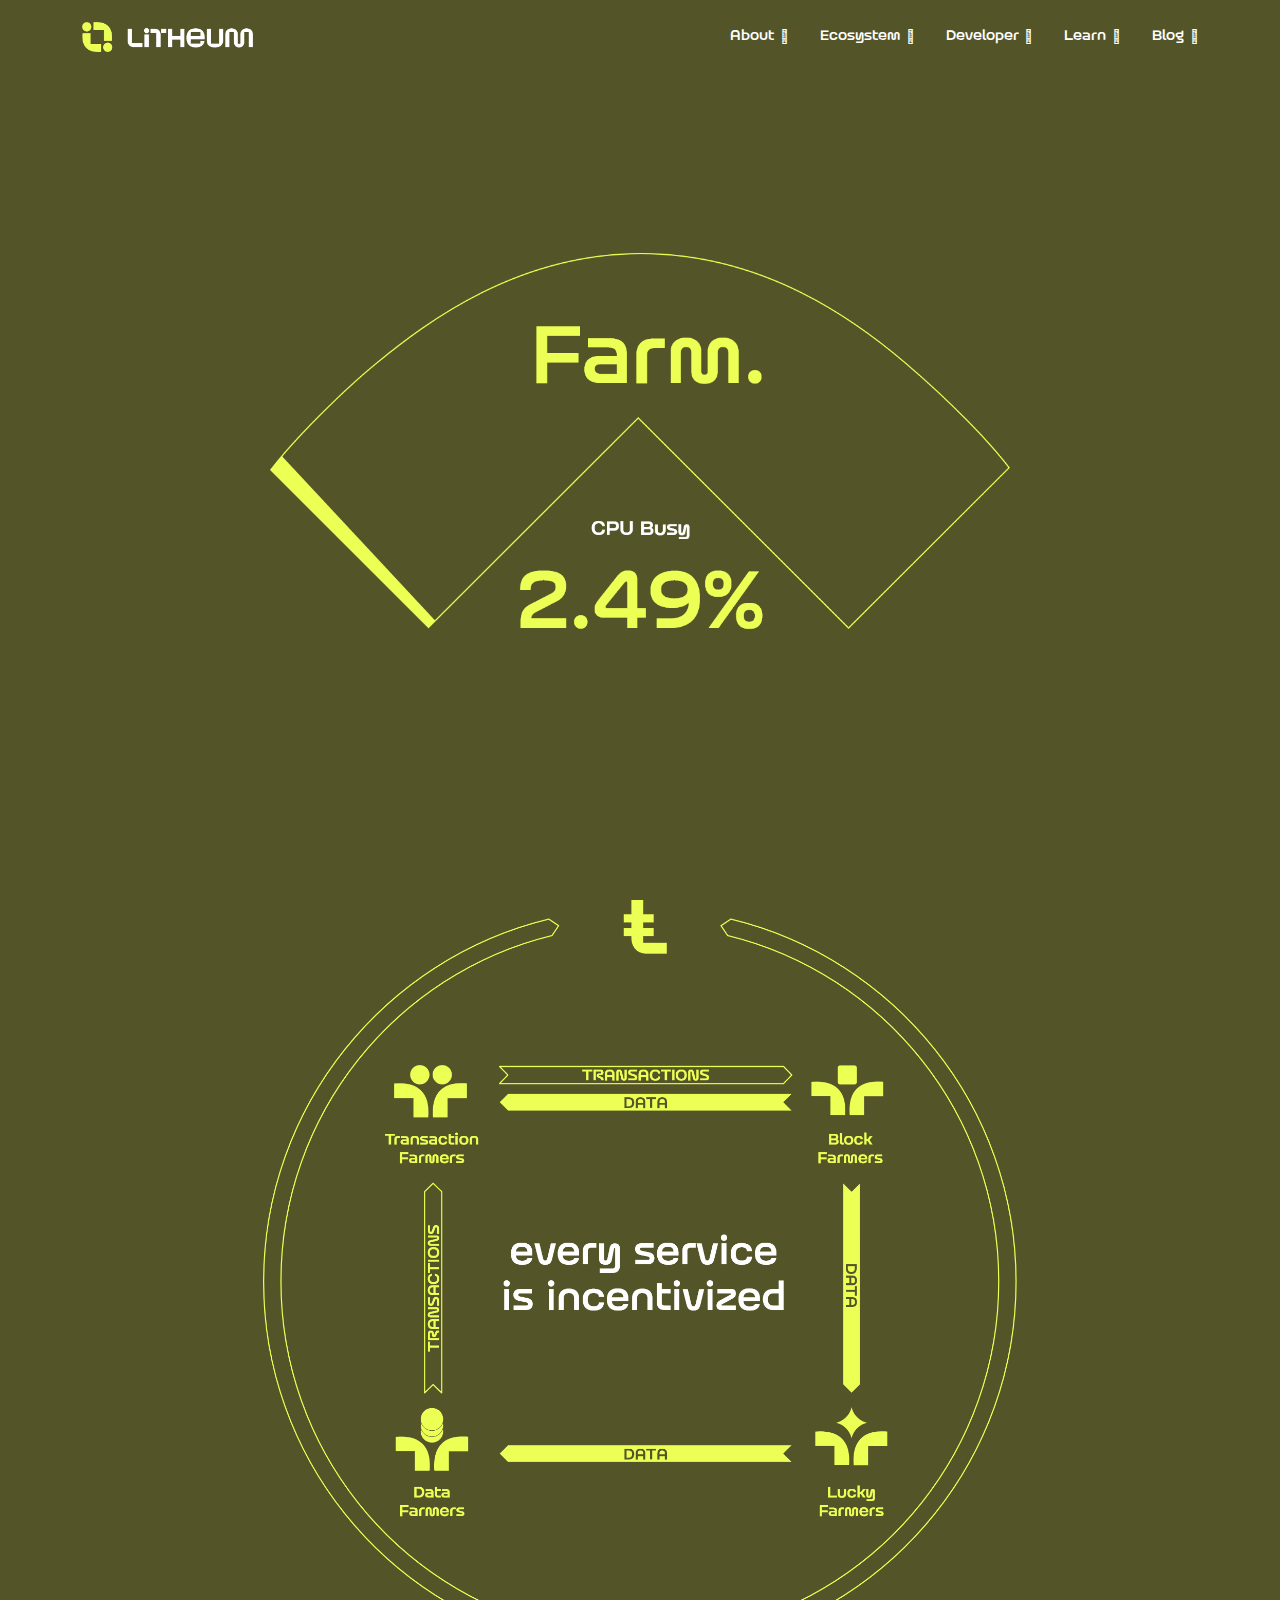
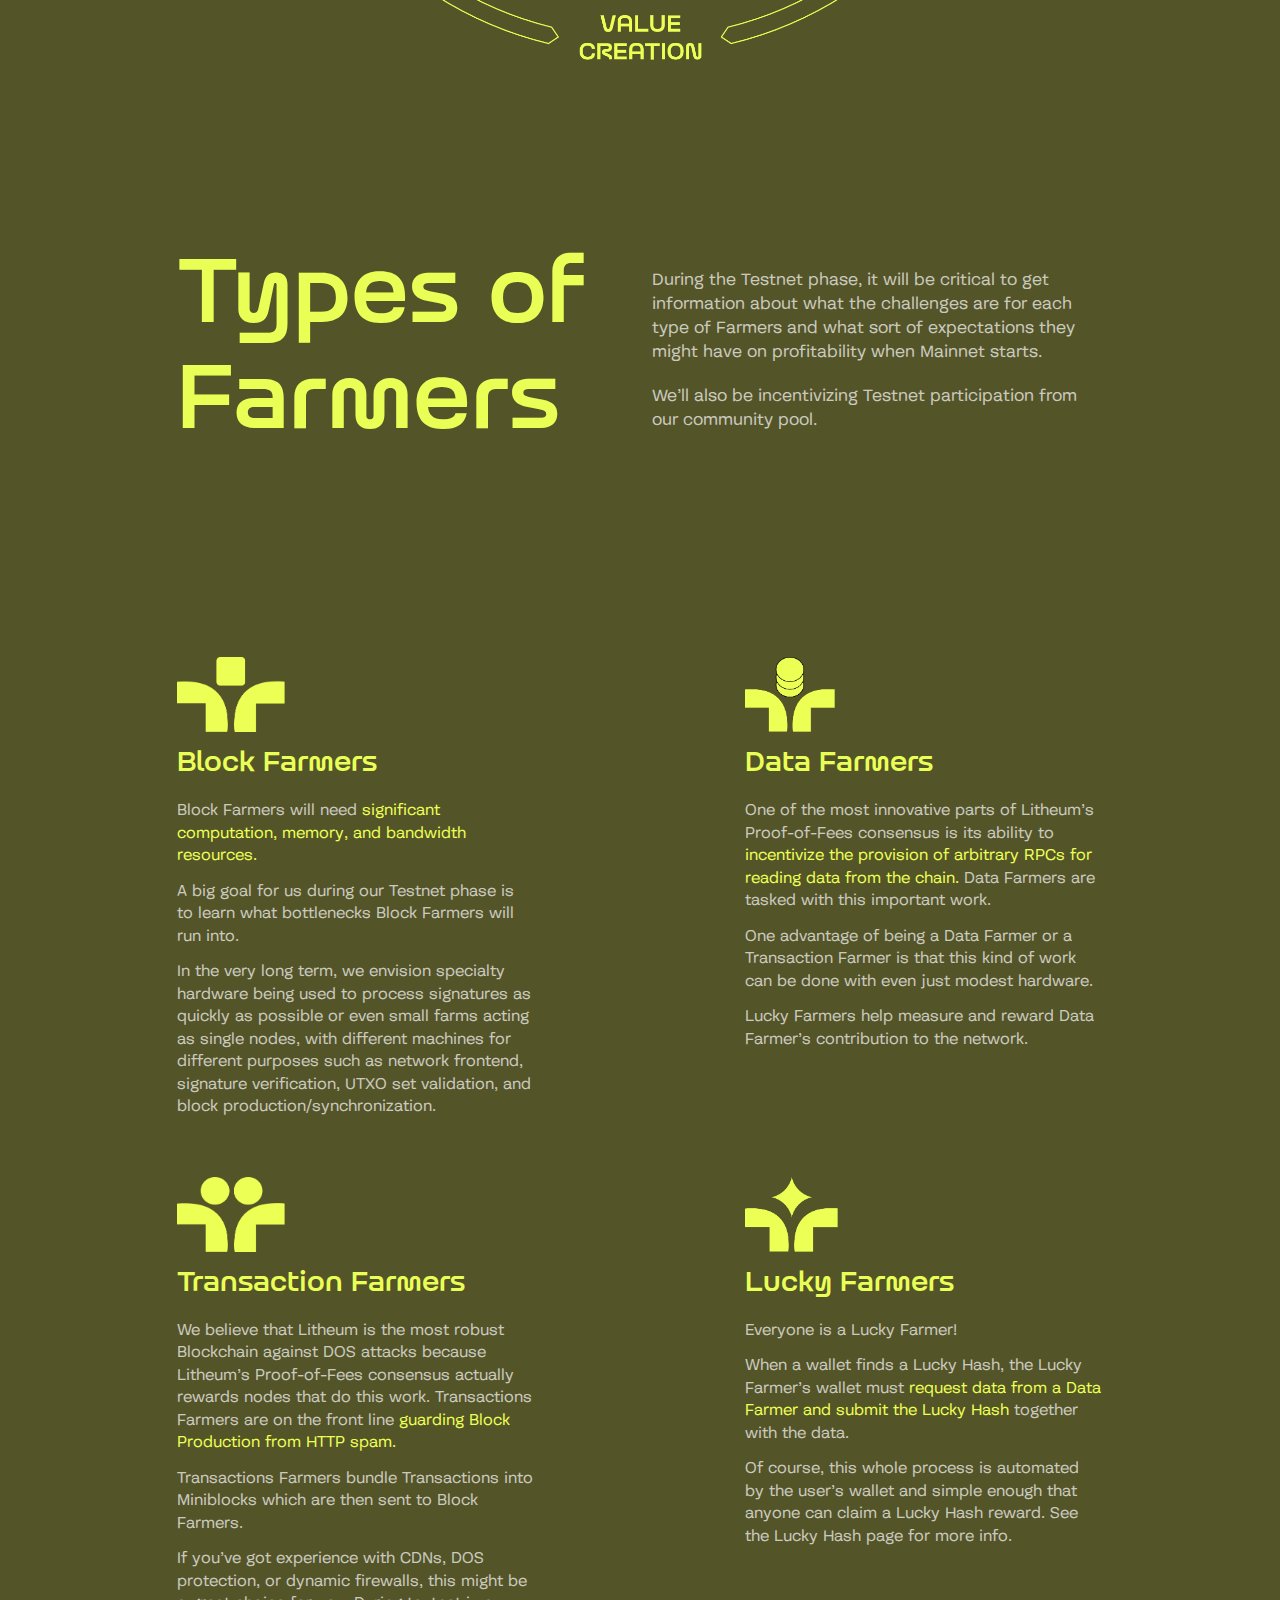
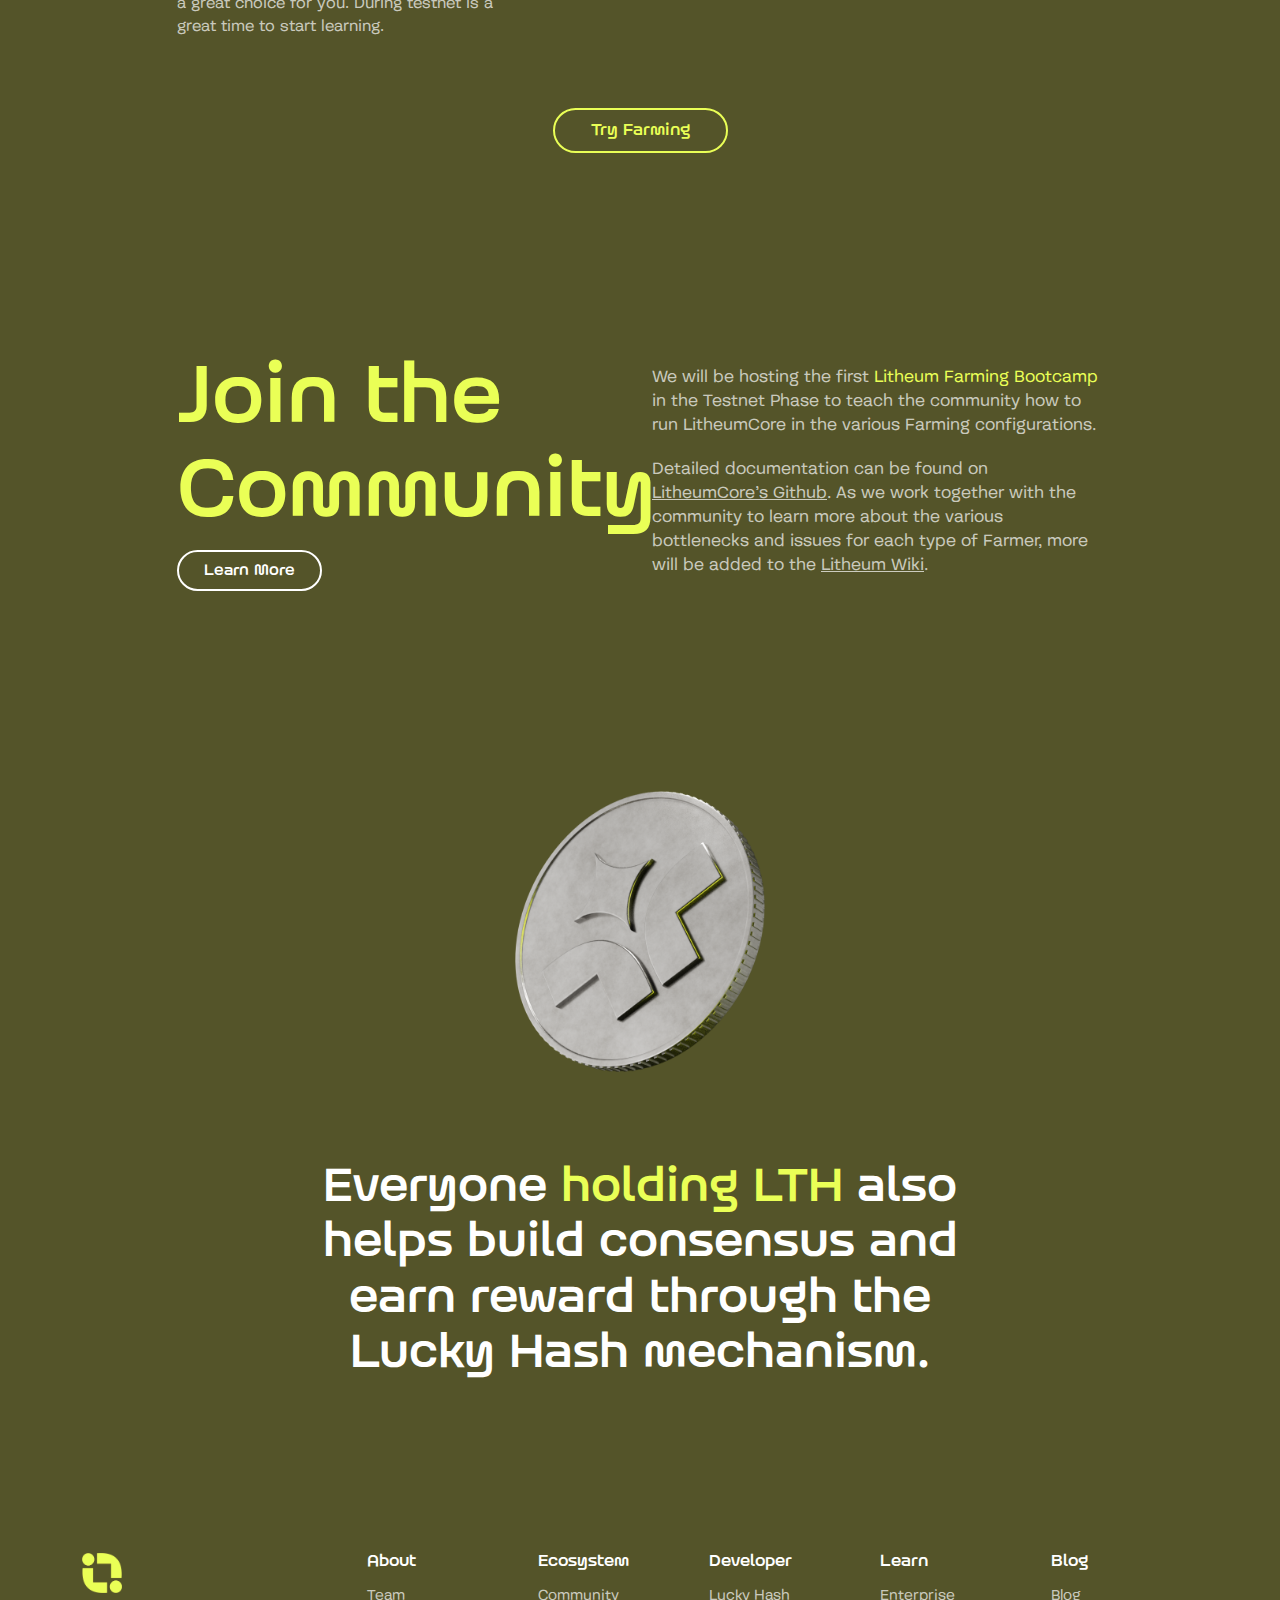
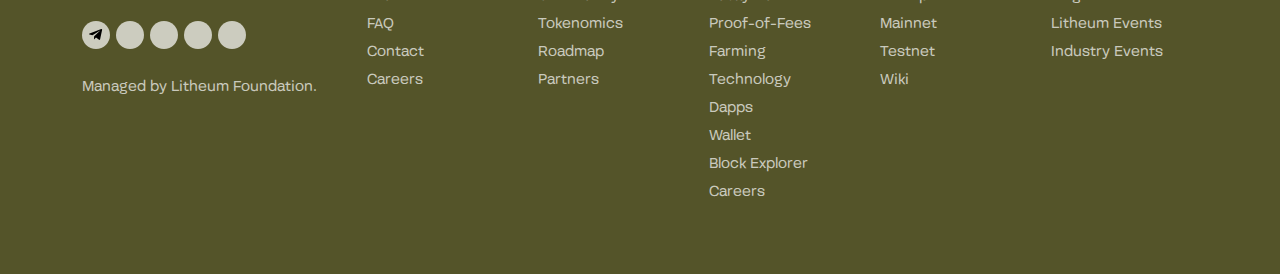
<file: farming.html>
<!DOCTYPE html>
<html class="no-js" lang="">

<head>
  <meta charset="utf-8" />
  <meta http-equiv="x-ua-compatible" content="ie=edge" />
  <title> Litheum - Farming </title>
  <meta name="description" content="" />
  <meta name="viewport" content="width=device-width, initial-scale=1" />
  <!-- Favicons -->
  <link href="assets/img/favicon.png" rel="icon">
  <!--32*32-->
  <link href="assets/img/apple-touch-icon.png" rel="apple-touch-icon">
  <!--180*180-->

  <link rel="stylesheet" href="https://cdnjs.cloudflare.com/ajax/libs/font-awesome/6.2.1/css/all.min.css"
    integrity="sha512-MV7K8+y+gLIBoVD59lQIYicR65iaqukzvf/nwasF0nqhPay5w/9lJmVM2hMDcnK1OnMGCdVK+iQrJ7lzPJQd1w=="
    crossorigin="anonymous" referrerpolicy="no-referrer" />
  <link rel="stylesheet" href="assets/css/bootstrap.min.css" />
  <link rel="stylesheet" href="assets/css/animate.css" />
  <link rel="stylesheet" href="assets/css/main.css?v=60" />

</head>
<body class="farm-cpu-bg">
  <!--[if lte IE 9]>
      <p class="browserupgrade">
        You are using an <strong>outdated</strong> browser. Please
        <a href="https://browsehappy.com/">upgrade your browser</a> to improve
        your experience and security.
      </p>
    <![endif]-->

  <header class="header">
    <div class="navbar-area">
      <div class="container">

        <nav class="navbar navbar-expand-lg">
          <a class="navbar-brand" href="/">
            <img src="assets/img/logo/logo.png" alt="logo">
          </a>

          <button class="navbar-toggler collapsed" type="button" data-bs-toggle="collapse"
            data-bs-target="#navbarSupportedContent" aria-controls="navbarSupportedContent" aria-expanded="false"
            aria-label="Toggle navigation">
            <span class="icon-bar top-bar"></span>
            <span class="icon-bar middle-bar"></span>
            <span class="icon-bar bottom-bar"></span>
          </button>

          <div class="collapse navbar-collapse sub-menu-bar" id="navbarSupportedContent">
            <ul id="nav" class="navbar-nav ms-auto">
              <li class="nav-item dropdown">
                <a class="dropdown-toggle" href="#" id="navbarDropdown" role="button" data-bs-toggle="dropdown"
                  aria-expanded="false">
                  About
                </a>
                <ul class="dropdown-menu animate slideIn dropdown-menu-end" aria-labelledby="navbarDropdown">
                  <li><a class="dropdown-item" href="team.html">Team</a></li>
                  <li><a class="dropdown-item" href="#"> FAQ </a></li>
                  <li><a class="dropdown-item" href="#"> Contact </a></li>
                  <li><a class="dropdown-item" href="#"> Careers </a></li>
                </ul>
              </li>

              <li class="nav-item dropdown">
                <a class="dropdown-toggle" href="#" id="navbarDropdown" role="button" data-bs-toggle="dropdown"
                  aria-expanded="false">
                  Ecosystem
                </a>
                <ul class="dropdown-menu animate slideIn dropdown-menu-end" aria-labelledby="navbarDropdown">
                  <li><a class="dropdown-item" href="ecosystem.html"> Community </a></li>
                  <li><a class="dropdown-item" href="#"> Tokenomics </a></li>
                  <li><a class="dropdown-item" href="#"> Roadmap </a></li>
                  <li><a class="dropdown-item" href="#"> Partners </a></li>

                </ul>
              </li>

              <li class="nav-item dropdown">
                <a class="dropdown-toggle" href="#" id="navbarDropdown" role="button" data-bs-toggle="dropdown"
                  aria-expanded="false">
                  Developer
                </a>
                <ul class="dropdown-menu animate slideIn dropdown-menu-end" aria-labelledby="navbarDropdown">
                  <li><a class="dropdown-item" href="lucky-hash.html"> Lucky Hash </a></li>
                  <li><a class="dropdown-item" href="#"> Proof-of-Fees </a></li>
                  <li><a class="dropdown-item" href="farming.html"> Farming </a></li>
                  <li><a class="dropdown-item" href="technology.html"> Technology </a></li>
                  <li><a class="dropdown-item" href="#"> Deep Dive (Docs?) </a></li>
                  <li><a class="dropdown-item" href="dapp.html"> DApps </a></li>
                  <li><a class="dropdown-item" href="#"> Wallet </a></li>
                  <li><a class="dropdown-item" href="#"> Block Explorer </a></li>
                  <li><a class="dropdown-item" href="#"> Careers </a></li>
                </ul>
              </li>

              <li class="nav-item dropdown">
                <a class="dropdown-toggle" href="#" id="navbarDropdown" role="button" data-bs-toggle="dropdown"
                  aria-expanded="false">
                  Learn
                </a>
                <ul class="dropdown-menu animate slideIn dropdown-menu-end" aria-labelledby="navbarDropdown">
                  <li><a class="dropdown-item" href="#"> Enterprise </a></li>
                  <li><a class="dropdown-item" href="#"> Mainnet </a></li>
                  <li><a class="dropdown-item" href="#"> Testnet </a></li>
                  <li><a class="dropdown-item" href="#"> Wiki </a></li>
                </ul>
              </li>

              <li class="nav-item dropdown">
                <a class="dropdown-toggle" href="#" id="navbarDropdown" role="button" data-bs-toggle="dropdown"
                  aria-expanded="false">
                  Blog
                </a>
                <ul class="dropdown-menu animate slideIn dropdown-menu-end" aria-labelledby="navbarDropdown">
                  <li><a class="dropdown-item" href="#"> Blog </a></li>
                  <li><a class="dropdown-item" href="#"> Litheum Events </a></li>
                  <li><a class="dropdown-item" href="#"> Industry Events </a></li>
                </ul>
              </li>


            </ul>
          </div>
        </nav>
      </div>
    </div>
  </header>


  <section class="cpu-hero">
    <div class="container">
      <img src="assets/img/farm-cpu/hero.png" class="cpu-img" alt="img">
    </div><!-- /.container -->
  </section><!-- /.cpu-hero -->


  <section class="circle-sec">
    <div class="container">
      <img src="assets/img/farm-cpu/circle.png" class="circle-img" alt="">
    </div><!-- /.container -->
  </section><!-- /.circle-sec -->

  <section class="t-farming">
    <div class="container">
      <div class="row justify-content-center align-items-center">
        <div class="col-lg-5">
          <h2>
            Types of <br> Farmers
          </h2>
        </div><!-- /.col-lg-6 -->
        <div class="col-lg-5">
          <div class="farming-text">
            <p>
              During the Testnet phase, it will be critical to get information about what the challenges are for each type of
              Farmers and what sort of expectations they might have on profitability when Mainnet starts.
            </p>
            <p>
              We’ll also be incentivizing Testnet participation from our community pool.
            </p>
          </div><!-- /.farming-text -->
        </div><!-- /.col-lg-5 -->
      </div><!-- /.row -->
    </div><!-- /.container -->
  </section><!-- /.t-farming -->


  <section class="farmers-block">
    <div class="container">
      <div class="row justify-content-center">
        <div class="col-lg-10">
          <div class="row g-5 gy-4 justify-content-between">
            <div class="col-lg-5">
              <div class="f-block">
                <img src="assets/img/res/555.png" class="bl-img" alt="">
                <h4> <a href="farming.html">Block Farmers</a> </h4>
                <p>
                  Block Farmers will need <span>significant computation, memory, and bandwidth resources.</span>
                </p>
                <p>
                  A big goal for us during our Testnet phase is to learn what bottlenecks Block Farmers will run into.
                </p>
                <p>
                  In the very long term, we envision specialty hardware being used to process signatures as quickly as possible or
                  even small farms acting as single nodes, with different machines for different purposes such as network
                  frontend,
                  signature verification, UTXO set validation, and block production/synchronization.
                </p>
              </div><!-- /.f-block -->
            </div><!-- /.col-lg-5 -->
            <div class="col-lg-5">
              <div class="f-block">
                <img src="assets/img/res/666.png" class="bl-img" alt="">
                <h4> <a href="farming.html">Data Farmers</a> </h4>
                <p>
                  One of the most innovative parts of Litheum’s Proof-of-Fees consensus is its ability to <span>incentivize the
                    provision of
                    arbitrary RPCs for reading data from the chain.</span> Data Farmers are tasked with this important work.
                </p>
                <p>
                  One advantage of being a Data Farmer or a Transaction Farmer is that this kind of work can be done with even
                  just
                  modest hardware.
                </p>
                <p>
                  Lucky Farmers help measure and reward Data Farmer’s contribution to the network.
                </p>
              </div><!-- /.f-block -->
            </div><!-- /.col-lg-5 -->
            <div class="col-lg-5">
              <div class="f-block">
                <img src="assets/img/res/444.png" class="bl-img" alt="">
                <h4> <a href="farming.html">Transaction Farmers</a> </h4>
                <p>
                  We believe that Litheum is the most robust Blockchain against DOS attacks because Litheum’s Proof-of-Fees
                  consensus
                  actually rewards nodes that do this work. Transactions Farmers are on the front line <span>guarding Block
                    Production from
                    HTTP spam.</span>
                </p>
                <p>
                  Transactions Farmers bundle Transactions into Miniblocks which are then sent to Block Farmers.
                </p>
                <p>
                  If you’ve got experience with CDNs, DOS protection, or dynamic firewalls, this might be a great choice for you.
                  During testnet is a great time to start learning.
                </p>
              </div><!-- /.f-block -->
            </div><!-- /.col-lg-5 -->
            <div class="col-lg-5">
              <div class="f-block">
                <img src="assets/img/res/333.png" class="bl-img" alt="">
                <h4> <a href="farming.html">Lucky Farmers</a> </h4>
                <p>
                  Everyone is a Lucky Farmer!
                </p>
                <p>
                  When a wallet finds a Lucky Hash, the Lucky Farmer’s wallet must <span>request data from a Data Farmer and
                    submit the
                    Lucky Hash</span> together with the data.
                </p>
                <p>
                  Of course, this whole process is automated by the user’s wallet and simple enough that anyone can claim a Lucky
                  Hash reward. See the Lucky Hash page for more info.
                </p>
              </div><!-- /.f-block -->
            </div><!-- /.col-lg-5 -->
          </div><!-- /.row -->
        </div><!-- /.col-lg-11 -->
      </div><!-- /.row -->

      <div class="farm-btns">
        <a href="#" class="try-btn"> Try Farming </a>
      </div><!-- /.farm-btns -->

    </div><!-- /.container -->
  </section><!-- /.farmers-block -->


  <section class="t-farming j-comm">
    <div class="container">
      <div class="row gy-4 justify-content-center align-items-center">
        <div class="col-lg-5">
          <h2>
            Join the <br>
            Community
          </h2>
          <div class="mt-2">
            <a href="#" class="btn-learn"> Learn More </a>
          </div>
        </div><!-- /.col-lg-6 -->
        <div class="col-lg-5">
          <div class="farming-text">
            <p>
              We will be hosting the first <span> Litheum Farming Bootcamp</span> in the Testnet
              Phase to teach the community how
              to run LitheumCore in the various
              Farming configurations.
            </p>
            <p>
              Detailed documentation can be found
              on <a href="#">LitheumCore’s Github</a>. As we work
              together with the community to learn more about the various bottlenecks
              and issues for each type of Farmer, more will be added to the <a href="#">Litheum Wiki</a>.
            </p>
          </div><!-- /.farming-text -->

        </div><!-- /.col-lg-5 -->
      </div><!-- /.row -->
    </div><!-- /.container -->
  </section><!-- /.t-farming -->

  <section class="farming-cta">
    <div class="container">
      <div class="coin-img">
        <img src="assets/img/farm-cpu/coin.png" class="farming-coin" alt="coin">
      </div><!-- /.coin-img -->
      <h2>
        Everyone <span>holding LTH</span> also helps build consensus and earn reward through the Lucky Hash mechanism.
      </h2>
    </div><!-- /.container -->
  </section><!-- /.farming-cta -->


  <footer class="main-footer">
    <div class="container">
      <div class="row gy-4 justify-content-between">
        <div class="col-lg-3">
          <div class="logo-widget">
            <img src="assets/img/logo/logo-sym.png" class="footer-logo" alt="">

            <div class="footer-social">
              <a href="#">
                <svg xmlns="http://www.w3.org/2000/svg" viewBox="0 0 448 512">
                  <path
                    d="M446.7 98.6l-67.6 318.8c-5.1 22.5-18.4 28.1-37.3 17.5l-103-75.9-49.7 47.8c-5.5 5.5-10.1 10.1-20.7 10.1l7.4-104.9 190.9-172.5c8.3-7.4-1.8-11.5-12.9-4.1L117.8 284 16.2 252.2c-22.1-6.9-22.5-22.1 4.6-32.7L418.2 66.4c18.4-6.9 34.5 4.1 28.5 32.2z" />
                </svg>
              </a>
              <a href="#">
                <i class="fa-brands fa-discord"></i>
              </a>
              <a href="#">
                <i class="fa-brands fa-reddit-alien"></i>
              </a>
              <a href="#">
                <i class="fa-brands fa-github"></i>
              </a>
              <a href="#">
                <i class="fa-brands fa-weixin"></i>
              </a>

            </div><!-- /.footer-social -->
            <div class="mang">
              <span> Managed by Litheum Foundation. </span>
            </div><!-- /.mang -->
          </div><!-- /.logo-widget -->
        </div><!-- /.col-lg-3 -->
        <div class="col-lg-9">
          <div class="row gy-4">
            <div class="col-lg col-md-6">
              <div class="footer-links">
                <h5> About </h5>
                <ul>
                  <li>
                    <a href="team.html"> Team </a>
                  </li>
                  <li>
                    <a href="#"> FAQ </a>
                  </li>
                  <li>
                    <a href="#"> Contact </a>
                  </li>
                  <li>
                    <a href="#"> Careers </a>
                  </li>

                </ul>
              </div><!-- /.footer-links -->
            </div><!-- /.col-lg -->
            <div class="col-lg col-md-6">
              <div class="footer-links">
                <h5> Ecosystem </h5>
                <ul>
                  <li>
                    <a href="ecosystem.html"> Community </a>
                  </li>
                  <li>
                    <a href="#"> Tokenomics </a>
                  </li>
                  <li>
                    <a href="#"> Roadmap </a>
                  </li>
                  <li>
                    <a href="#"> Partners </a>
                  </li>

                </ul>
              </div><!-- /.footer-links -->
            </div><!-- /.col-lg -->
            <div class="col-lg col-md-6">
              <div class="footer-links">
                <h5> Developer </h5>
                <ul>
                  <li>
                    <a href="lucky-hash.html"> Lucky Hash </a>
                  </li>
                  <li>
                    <a href="#"> Proof-of-Fees </a>
                  </li>
                  <li>
                    <a href="farming.html"> Farming </a>
                  </li>
                  <li>
                    <a href="technology.html"> Technology </a>
                  </li>
                  <li>
                    <a href="dapp.html"> Dapps </a>
                  </li>
                  <li>
                    <a href="#"> Wallet </a>
                  </li>
                  <li>
                    <a href="#">Block Explorer </a>
                  </li>
                  <li>
                    <a href="#">Careers </a>
                  </li>

                </ul>
              </div><!-- /.footer-links -->
            </div><!-- /.col-lg -->
            <div class="col-lg col-md-6">
              <div class="footer-links">
                <h5> Learn </h5>
                <ul>
                  <li>
                    <a href="#"> Enterprise </a>
                  </li>
                  <li>
                    <a href="#"> Mainnet </a>
                  </li>
                  <li>
                    <a href="#"> Testnet </a>
                  </li>
                  <li>
                    <a href="#"> Wiki </a>
                  </li>

                </ul>
              </div><!-- /.footer-links -->
            </div><!-- /.col-lg -->
            <div class="col-lg col-md-6">
              <div class="footer-links">
                <h5> Blog </h5>
                <ul>
                  <li>
                    <a href="#"> Blog </a>
                  </li>
                  <li>
                    <a href="#"> Litheum Events </a>
                  </li>
                  <li>
                    <a href="#"> Industry Events </a>
                  </li>

                </ul>
              </div><!-- /.footer-links -->
            </div><!-- /.col-lg -->
          </div><!-- /.row -->
        </div><!-- /.col-lg-9 -->

      </div><!-- /.row -->
    </div><!-- /.container -->
  </footer><!-- /.main-footer -->




  <a href="#" class="scroll-top btn-hover">
    <img src="assets/img/cat/chev.svg" alt="chev">
  </a>

  <div class="page-loader">
    <img src="assets/img/loader.gif" class="loader-gif" alt="loader">
  </div><!-- /.page-loader -->

  <script>
    var wows = document.getElementsByClassName('wow')
    for (i = 0; i < wows.length; i++) {
      wows[i].style.visibility = 'hidden';
    }
  </script>

  <script src="assets/js/bootstrap.bundle.min.js"></script>
  <script src="assets/js/wow.min.js"></script>
  <script src="assets/js/main.js"></script>

</body>


</html>
</file>
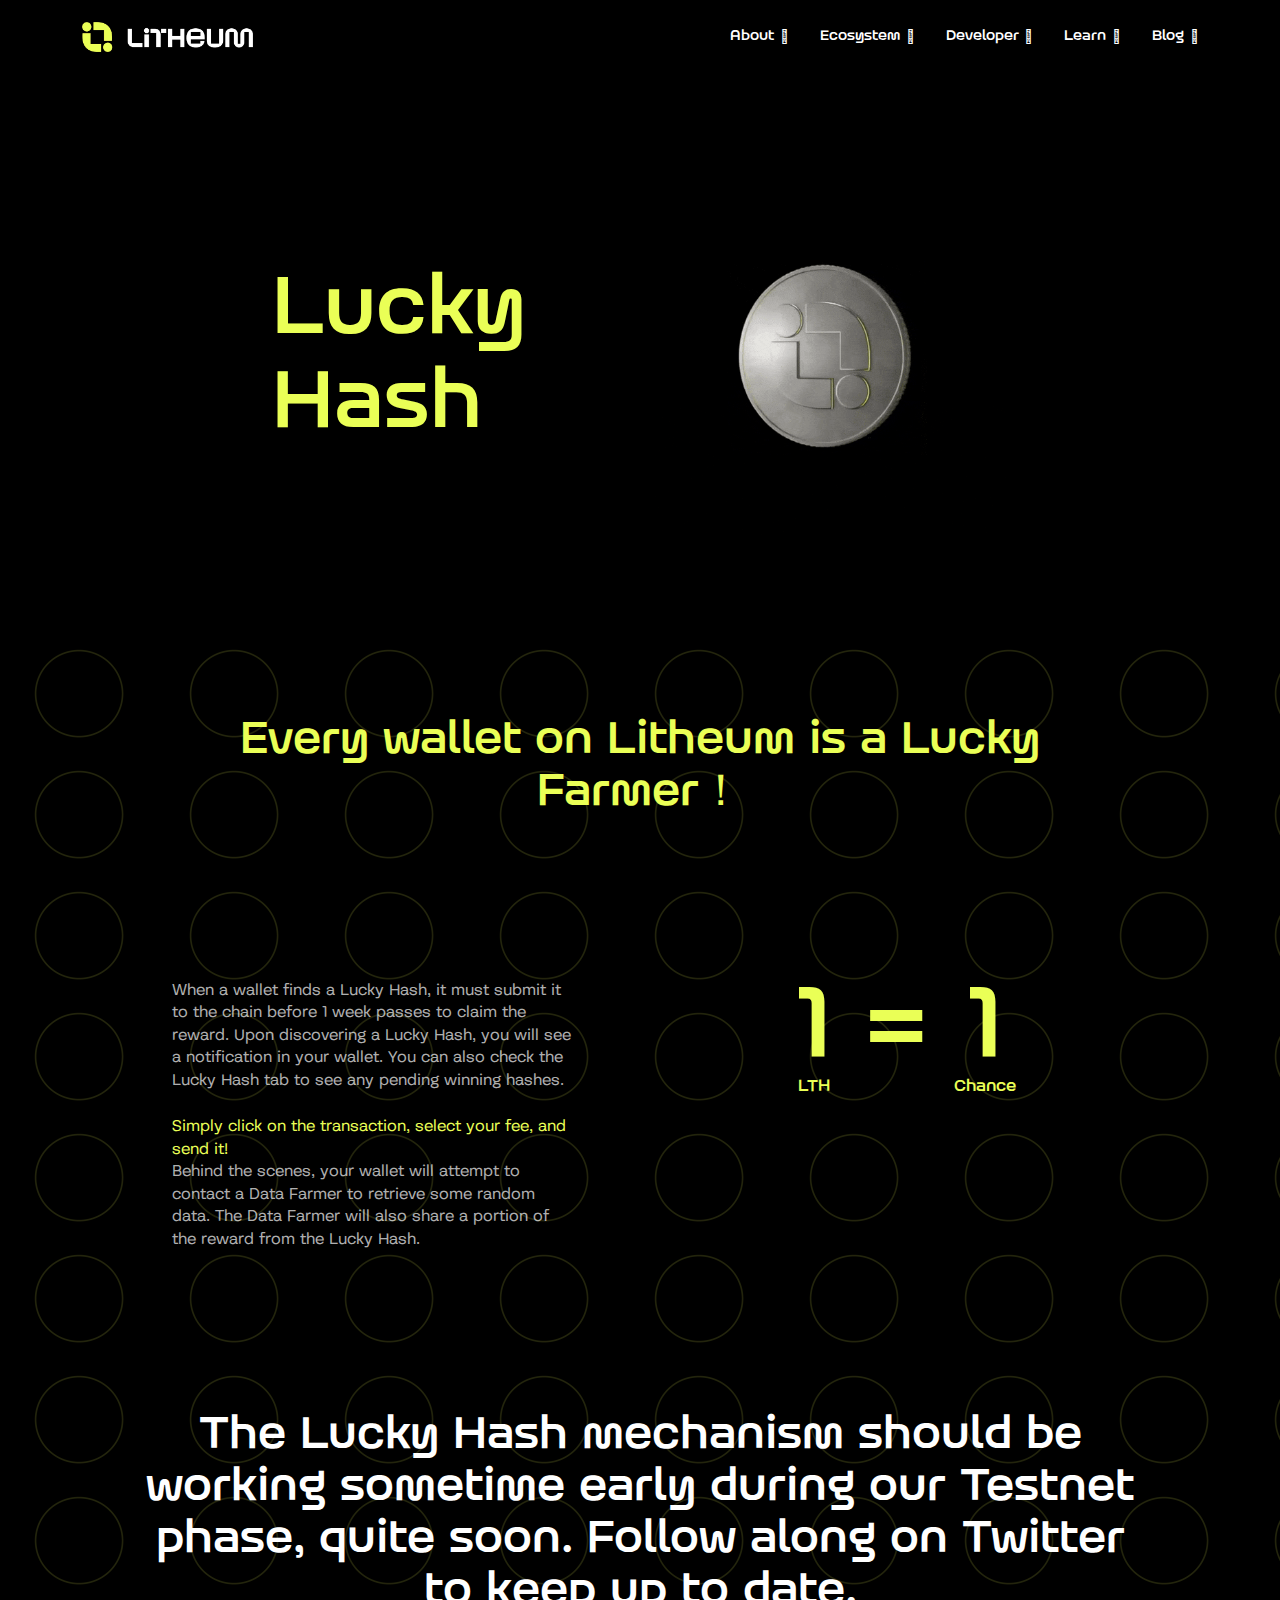
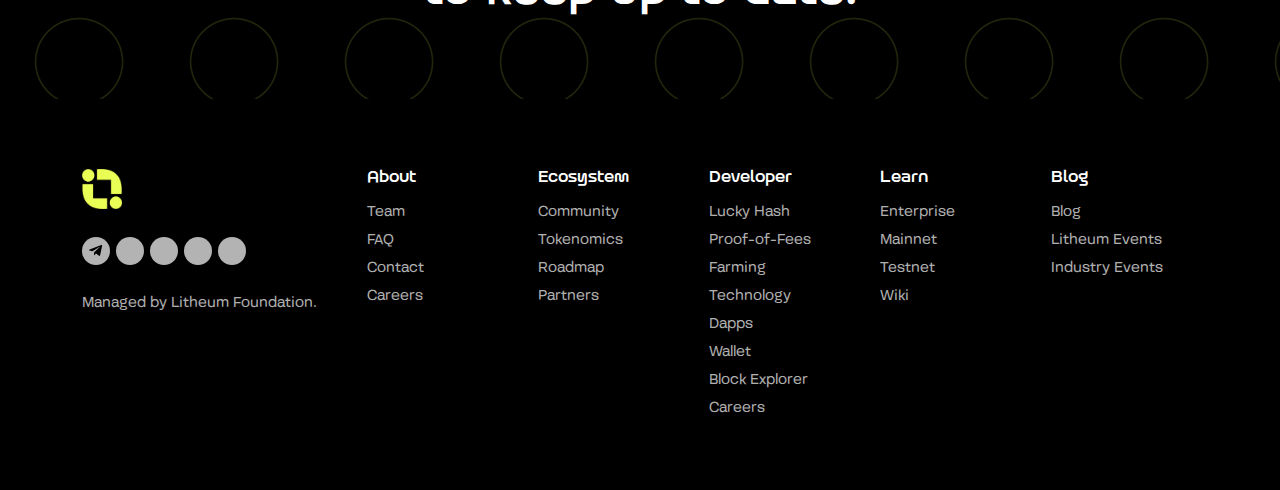
<file: lucky-hash.html>
<!DOCTYPE html>
<html class="no-js" lang="">

<head>
  <meta charset="utf-8" />
  <meta http-equiv="x-ua-compatible" content="ie=edge" />
  <title> Litheum - Lucky Hash </title>
  <meta name="description" content="" />
  <meta name="viewport" content="width=device-width, initial-scale=1" />
  <!-- Favicons -->
  <link href="assets/img/favicon.png" rel="icon">
  <!--32*32-->
  <link href="assets/img/apple-touch-icon.png" rel="apple-touch-icon">
  <!--180*180-->
  <link rel="stylesheet" href="https://cdnjs.cloudflare.com/ajax/libs/font-awesome/6.2.1/css/all.min.css"
    integrity="sha512-MV7K8+y+gLIBoVD59lQIYicR65iaqukzvf/nwasF0nqhPay5w/9lJmVM2hMDcnK1OnMGCdVK+iQrJ7lzPJQd1w=="
    crossorigin="anonymous" referrerpolicy="no-referrer" />
  <link rel="stylesheet" href="assets/css/bootstrap.min.css" />
  <link rel="stylesheet" href="assets/css/animate.css" />
  <link rel="stylesheet" href="assets/css/main.css?v=63" />

</head>
<body>
  <!--[if lte IE 9]>
      <p class="browserupgrade">
        You are using an <strong>outdated</strong> browser. Please
        <a href="https://browsehappy.com/">upgrade your browser</a> to improve
        your experience and security.
      </p>
    <![endif]-->

    <header class="header">
      <div class="navbar-area">
        <div class="container">

          <nav class="navbar navbar-expand-lg">
            <a class="navbar-brand" href="/">
              <img src="assets/img/logo/logo.png" alt="logo">
            </a>

            <button class="navbar-toggler collapsed" type="button" data-bs-toggle="collapse" data-bs-target="#navbarSupportedContent"
            aria-controls="navbarSupportedContent" aria-expanded="false" aria-label="Toggle navigation">
            <span class="icon-bar top-bar"></span>
            <span class="icon-bar middle-bar"></span>
            <span class="icon-bar bottom-bar"></span>
          </button>

            <div class="collapse navbar-collapse sub-menu-bar" id="navbarSupportedContent">
              <ul id="nav" class="navbar-nav ms-auto">
                <li class="nav-item dropdown">
                  <a class="dropdown-toggle" href="#" id="navbarDropdown" role="button" data-bs-toggle="dropdown"
                    aria-expanded="false">
                    About
                  </a>
                  <ul class="dropdown-menu animate slideIn dropdown-menu-end" aria-labelledby="navbarDropdown">
                    <li><a class="dropdown-item" href="team.html">Team</a></li>
                    <li><a class="dropdown-item" href="#"> FAQ </a></li>
                    <li><a class="dropdown-item" href="#"> Contact </a></li>
                    <li><a class="dropdown-item" href="#"> Careers </a></li>
                  </ul>
                </li>

                <li class="nav-item dropdown">
                  <a class="dropdown-toggle" href="#" id="navbarDropdown" role="button" data-bs-toggle="dropdown"
                    aria-expanded="false">
                    Ecosystem
                  </a>
                  <ul class="dropdown-menu animate slideIn dropdown-menu-end" aria-labelledby="navbarDropdown">
                    <li><a class="dropdown-item" href="ecosystem.html"> Community </a></li>
                    <li><a class="dropdown-item" href="#"> Tokenomics </a></li>
                    <li><a class="dropdown-item" href="#"> Roadmap </a></li>
                    <li><a class="dropdown-item" href="#"> Partners </a></li>

                  </ul>
                </li>

                <li class="nav-item dropdown">
                  <a class="dropdown-toggle" href="#" id="navbarDropdown" role="button" data-bs-toggle="dropdown"
                    aria-expanded="false">
                    Developer
                  </a>
                  <ul class="dropdown-menu animate slideIn dropdown-menu-end" aria-labelledby="navbarDropdown">
                    <li><a class="dropdown-item" href="lucky-hash.html"> Lucky Hash </a></li>
                    <li><a class="dropdown-item" href="#"> Proof-of-Fees </a></li>
                    <li><a class="dropdown-item" href="farming.html"> Farming </a></li>
                    <li><a class="dropdown-item" href="technology.html"> Technology </a></li>
                    <li><a class="dropdown-item" href="#"> Deep Dive (Docs?) </a></li>
                    <li><a class="dropdown-item" href="dapp.html"> DApps </a></li>
                    <li><a class="dropdown-item" href="#"> Wallet </a></li>
                    <li><a class="dropdown-item" href="#"> Block Explorer </a></li>
                    <li><a class="dropdown-item" href="#"> Careers </a></li>
                  </ul>
                </li>

                <li class="nav-item dropdown">
                  <a class="dropdown-toggle" href="#" id="navbarDropdown" role="button" data-bs-toggle="dropdown"
                    aria-expanded="false">
                    Learn
                  </a>
                  <ul class="dropdown-menu animate slideIn dropdown-menu-end" aria-labelledby="navbarDropdown">
                    <li><a class="dropdown-item" href="#"> 	Enterprise </a></li>
                    <li><a class="dropdown-item" href="#"> Mainnet </a></li>
                    <li><a class="dropdown-item" href="#"> Testnet </a></li>
                    <li><a class="dropdown-item" href="#"> Wiki </a></li>
                  </ul>
                </li>

                <li class="nav-item dropdown">
                  <a class="dropdown-toggle" href="#" id="navbarDropdown" role="button" data-bs-toggle="dropdown"
                    aria-expanded="false">
                      Blog
                  </a>
                  <ul class="dropdown-menu animate slideIn dropdown-menu-end" aria-labelledby="navbarDropdown">
                    <li><a class="dropdown-item" href="#">  	Blog </a></li>
                    <li><a class="dropdown-item" href="#"> 	Litheum Events </a></li>
                    <li><a class="dropdown-item" href="#"> Industry Events </a></li>
                  </ul>
                </li>


              </ul>
            </div>
          </nav>
        </div>
      </div>
    </header>





  <section class="hash-hero">
    <div class="container">
      <div class="row justify-content-center align-items-center">
        <div class="col-lg-4">
          <h1>
            Lucky <br>
            Hash
          </h1>
        </div><!-- /.col-lg-4 -->
        <div class="col-lg-4">
          <div class="coin-img">
            <img src="assets/img/lucky/coin.gif" class="lucky-coin" alt="coin">
          </div><!-- /.coin-img -->
        </div><!-- /.col-lg-4 -->
      </div><!-- /.row -->
    </div><!-- /.container -->
  </section><!-- /.hash-hero -->

  <section class="hash-s">
    <div class="container-fluid">
      <div class="hash-bg">
        <!-- <img src="assets/img/lucky/bg.png" class="bg-img" alt="bg"> -->

        <div class="img-over">
          <div class="first-text">
            <h3>
              Every wallet on Litheum is a Lucky Farmer！
            </h3>
          </div><!-- /.first-text -->
          <div class="two-txt">
            <div class="row justify-content-center gy-4">
              <div class="col-lg-4">
                <p class="mb-lg-4 mb-3">
                  When a wallet finds a Lucky Hash, it must submit it to the chain before 1 week passes to claim the reward.
                  Upon discovering a Lucky Hash, you will see a notification in your wallet. You can also check the Lucky Hash tab
                  to see any pending winning hashes.
                </p>
                <p>
                  <span> Simply click on the transaction, select your fee, and send it!</span> <br>
                  Behind the scenes, your wallet will attempt to contact a Data Farmer to retrieve some random data. The Data Farmer
                  will also share a portion of the reward from the Lucky Hash.
                </p>
              </div><!-- /.col-lg-4 -->
              <div class="col-lg-4 offset-lg-1">
                <div class="tw">
                  <div class="one">
                    <p> 1 </p>
                    <span> LTH </span>
                  </div><!-- /.one -->
                  <p class="equal"> = </p>
                  <div class="one">
                    <p> 1 </p>
                    <span> Chance </span>
                  </div><!-- /.one -->
                </div><!-- /.tw -->
              </div><!-- /.col-lg-4 -->
            </div><!-- /.row -->
          </div><!-- /.two-txt -->

          <div class="three-cta">
            <h3>
              The Lucky Hash mechanism should be working sometime early during our Testnet phase, quite soon. Follow along on
              Twitter to keep up to date.
            </h3>
          </div><!-- /.three-cta -->

        </div><!-- /.img-over -->

      </div><!-- /.hash-bg -->
    </div><!-- /.container-fluid -->
  </section><!-- /.hash-s -->




  <footer class="main-footer">
    <div class="container">
      <div class="row gy-4 justify-content-between">
        <div class="col-lg-3">
          <div class="logo-widget">
            <img src="assets/img/logo/logo-sym.png" class="footer-logo" alt="">

            <div class="footer-social">
              <a href="#">
                <svg xmlns="http://www.w3.org/2000/svg" viewBox="0 0 448 512">
                  <path
                    d="M446.7 98.6l-67.6 318.8c-5.1 22.5-18.4 28.1-37.3 17.5l-103-75.9-49.7 47.8c-5.5 5.5-10.1 10.1-20.7 10.1l7.4-104.9 190.9-172.5c8.3-7.4-1.8-11.5-12.9-4.1L117.8 284 16.2 252.2c-22.1-6.9-22.5-22.1 4.6-32.7L418.2 66.4c18.4-6.9 34.5 4.1 28.5 32.2z" />
                </svg>
              </a>
              <a href="#">
                <i class="fa-brands fa-discord"></i>
              </a>
              <a href="#">
                <i class="fa-brands fa-reddit-alien"></i>
              </a>
              <a href="#">
                <i class="fa-brands fa-github"></i>
              </a>
              <a href="#">
                <i class="fa-brands fa-weixin"></i>
              </a>

            </div><!-- /.footer-social -->
            <div class="mang">
              <span> Managed by Litheum Foundation. </span>
            </div><!-- /.mang -->
          </div><!-- /.logo-widget -->
        </div><!-- /.col-lg-3 -->
        <div class="col-lg-9">
          <div class="row gy-4">
            <div class="col-lg col-md-6">
              <div class="footer-links">
                <h5> About </h5>
                <ul>
                  <li>
                    <a href="team.html"> Team </a>
                  </li>
                  <li>
                    <a href="#"> FAQ </a>
                  </li>
                  <li>
                    <a href="#"> Contact </a>
                  </li>
                  <li>
                    <a href="#"> Careers </a>
                  </li>

                </ul>
              </div><!-- /.footer-links -->
            </div><!-- /.col-lg -->
            <div class="col-lg col-md-6">
              <div class="footer-links">
                <h5> Ecosystem </h5>
                <ul>
                  <li>
                    <a href="ecosystem.html"> Community </a>
                  </li>
                  <li>
                    <a href="#"> Tokenomics </a>
                  </li>
                  <li>
                    <a href="#"> Roadmap </a>
                  </li>
                  <li>
                    <a href="#"> Partners </a>
                  </li>

                </ul>
              </div><!-- /.footer-links -->
            </div><!-- /.col-lg -->
            <div class="col-lg col-md-6">
              <div class="footer-links">
                <h5> Developer </h5>
                <ul>
                  <li>
                    <a href="lucky-hash.html"> Lucky Hash </a>
                  </li>
                  <li>
                    <a href="#"> Proof-of-Fees </a>
                  </li>
                  <li>
                    <a href="farming.html"> Farming </a>
                  </li>
                  <li>
                    <a href="technology.html"> Technology </a>
                  </li>
                  <li>
                    <a href="dapp.html"> Dapps </a>
                  </li>
                  <li>
                    <a href="#"> Wallet </a>
                  </li>
                  <li>
                    <a href="#">Block Explorer </a>
                  </li>
                  <li>
                    <a href="#">Careers </a>
                  </li>

                </ul>
              </div><!-- /.footer-links -->
            </div><!-- /.col-lg -->
            <div class="col-lg col-md-6">
              <div class="footer-links">
                <h5> Learn </h5>
                <ul>
                  <li>
                    <a href="#"> Enterprise </a>
                  </li>
                  <li>
                    <a href="#"> Mainnet </a>
                  </li>
                  <li>
                    <a href="#"> Testnet </a>
                  </li>
                  <li>
                    <a href="#"> Wiki </a>
                  </li>

                </ul>
              </div><!-- /.footer-links -->
            </div><!-- /.col-lg -->
            <div class="col-lg col-md-6">
              <div class="footer-links">
                <h5> Blog </h5>
                <ul>
                  <li>
                    <a href="#"> Blog </a>
                  </li>
                  <li>
                    <a href="#"> Litheum Events </a>
                  </li>
                  <li>
                    <a href="#"> Industry Events </a>
                  </li>

                </ul>
              </div><!-- /.footer-links -->
            </div><!-- /.col-lg -->
          </div><!-- /.row -->
        </div><!-- /.col-lg-9 -->

      </div><!-- /.row -->
    </div><!-- /.container -->
  </footer><!-- /.main-footer -->



  <a href="#" class="scroll-top btn-hover">
    <img src="assets/img/cat/chev.svg" alt="chev">
  </a>

  <div class="page-loader">
    <img src="assets/img/loader.gif" class="loader-gif" alt="loader">
  </div><!-- /.page-loader -->

  <script>
    var wows = document.getElementsByClassName('wow')
    for (i = 0; i < wows.length; i++) {
      wows[i].style.visibility = 'hidden';
    }
  </script>

  <script src="assets/js/bootstrap.bundle.min.js"></script>
  <script src="assets/js/wow.min.js"></script>
  <script src="assets/js/main.js"></script>

</body>


</html>
</file>
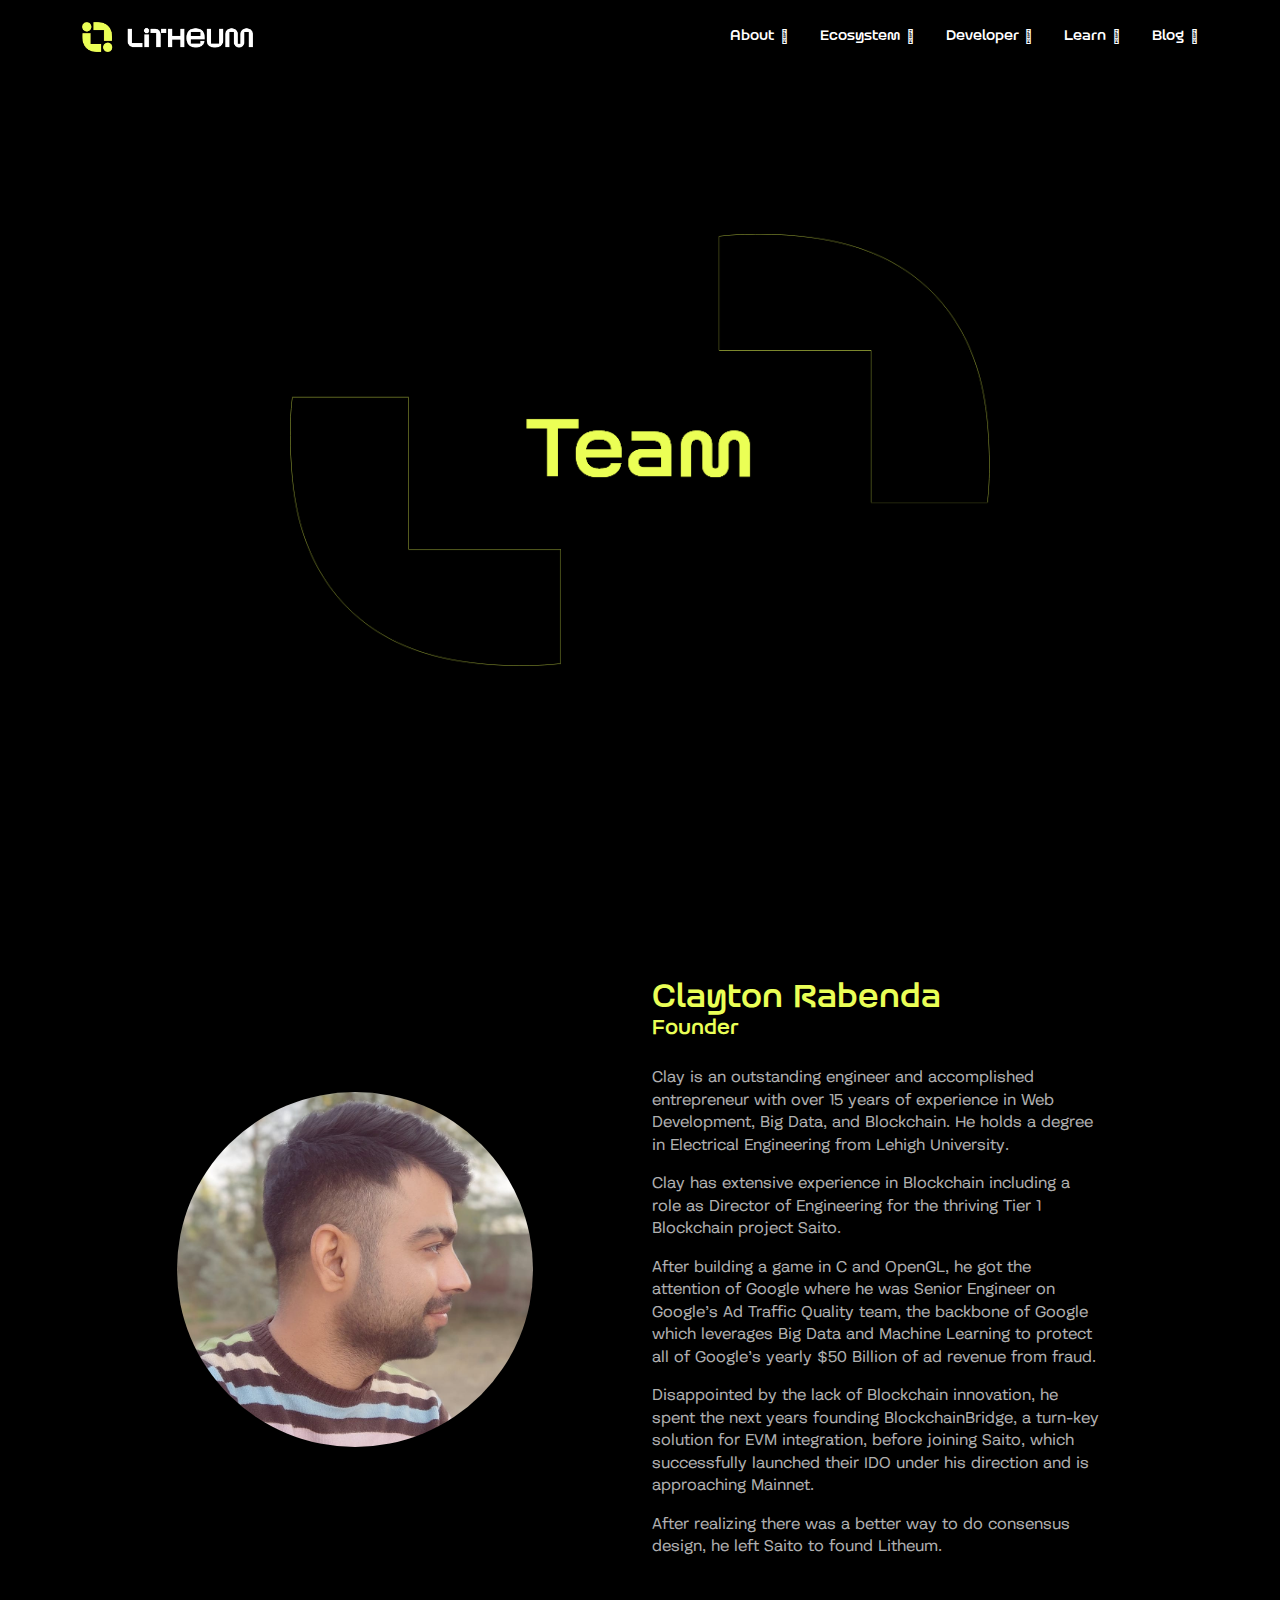
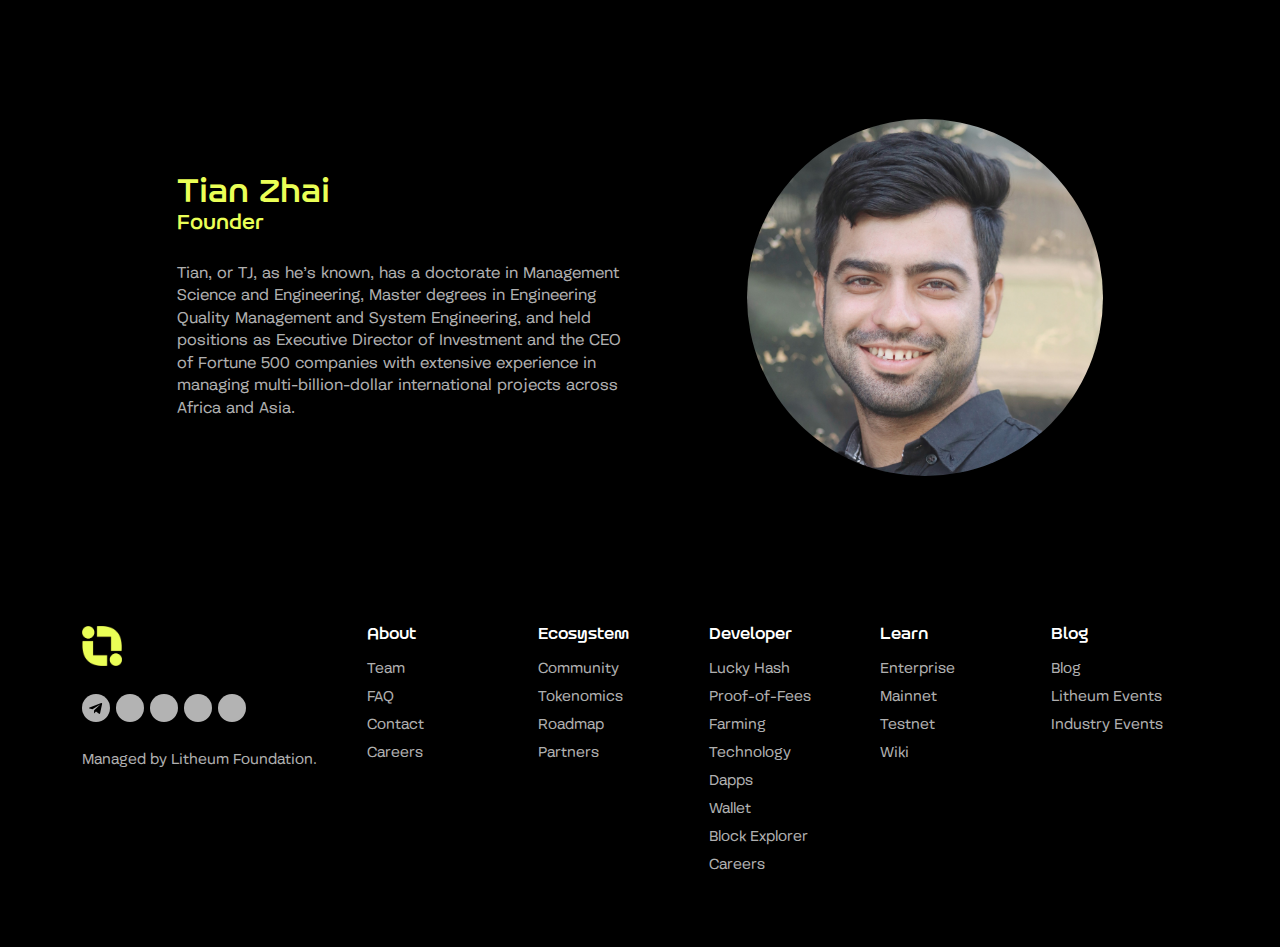
<file: team.html>
<!DOCTYPE html>
<html class="no-js" lang="">

<head>
  <meta charset="utf-8" />
  <meta http-equiv="x-ua-compatible" content="ie=edge" />
  <title> Litheum - Team </title>
  <meta name="description" content="" />
  <meta name="viewport" content="width=device-width, initial-scale=1" />
  <!-- Favicons -->
  <link href="assets/img/favicon.png" rel="icon">
  <!--32*32-->
  <link href="assets/img/apple-touch-icon.png" rel="apple-touch-icon">
  <!--180*180-->

  <link rel="stylesheet" href="https://cdnjs.cloudflare.com/ajax/libs/font-awesome/6.2.1/css/all.min.css"
    integrity="sha512-MV7K8+y+gLIBoVD59lQIYicR65iaqukzvf/nwasF0nqhPay5w/9lJmVM2hMDcnK1OnMGCdVK+iQrJ7lzPJQd1w=="
    crossorigin="anonymous" referrerpolicy="no-referrer" />
  <link rel="stylesheet" href="assets/css/bootstrap.min.css" />
  <link rel="stylesheet" href="assets/css/animate.css" />
  <link rel="stylesheet" href="assets/css/main.css?v=60" />

</head>
<body>
  <!--[if lte IE 9]>
      <p class="browserupgrade">
        You are using an <strong>outdated</strong> browser. Please
        <a href="https://browsehappy.com/">upgrade your browser</a> to improve
        your experience and security.
      </p>
    <![endif]-->

  <header class="header">
    <div class="navbar-area">
      <div class="container">

        <nav class="navbar navbar-expand-lg">
          <a class="navbar-brand" href="/">
            <img src="assets/img/logo/logo.png" alt="logo">
          </a>

          <button class="navbar-toggler collapsed" type="button" data-bs-toggle="collapse"
            data-bs-target="#navbarSupportedContent" aria-controls="navbarSupportedContent" aria-expanded="false"
            aria-label="Toggle navigation">
            <span class="icon-bar top-bar"></span>
            <span class="icon-bar middle-bar"></span>
            <span class="icon-bar bottom-bar"></span>
          </button>

          <div class="collapse navbar-collapse sub-menu-bar" id="navbarSupportedContent">
            <ul id="nav" class="navbar-nav ms-auto">
              <li class="nav-item dropdown">
                <a class="dropdown-toggle" href="#" id="navbarDropdown" role="button" data-bs-toggle="dropdown"
                  aria-expanded="false">
                  About
                </a>
                <ul class="dropdown-menu animate slideIn dropdown-menu-end" aria-labelledby="navbarDropdown">
                  <li><a class="dropdown-item" href="team.html">Team</a></li>
                  <li><a class="dropdown-item" href="#"> FAQ </a></li>
                  <li><a class="dropdown-item" href="#"> Contact </a></li>
                  <li><a class="dropdown-item" href="#"> Careers </a></li>
                </ul>
              </li>

              <li class="nav-item dropdown">
                <a class="dropdown-toggle" href="#" id="navbarDropdown" role="button" data-bs-toggle="dropdown"
                  aria-expanded="false">
                  Ecosystem
                </a>
                <ul class="dropdown-menu animate slideIn dropdown-menu-end" aria-labelledby="navbarDropdown">
                  <li><a class="dropdown-item" href="ecosystem.html"> Community </a></li>
                  <li><a class="dropdown-item" href="#"> Tokenomics </a></li>
                  <li><a class="dropdown-item" href="#"> Roadmap </a></li>
                  <li><a class="dropdown-item" href="#"> Partners </a></li>

                </ul>
              </li>

              <li class="nav-item dropdown">
                <a class="dropdown-toggle" href="#" id="navbarDropdown" role="button" data-bs-toggle="dropdown"
                  aria-expanded="false">
                  Developer
                </a>
                <ul class="dropdown-menu animate slideIn dropdown-menu-end" aria-labelledby="navbarDropdown">
                  <li><a class="dropdown-item" href="lucky-hash.html"> Lucky Hash </a></li>
                  <li><a class="dropdown-item" href="#"> Proof-of-Fees </a></li>
                  <li><a class="dropdown-item" href="farming.html"> Farming </a></li>
                  <li><a class="dropdown-item" href="technology.html"> Technology </a></li>
                  <li><a class="dropdown-item" href="#"> Deep Dive (Docs?) </a></li>
                  <li><a class="dropdown-item" href="dapp.html"> DApps </a></li>
                  <li><a class="dropdown-item" href="#"> Wallet </a></li>
                  <li><a class="dropdown-item" href="#"> Block Explorer </a></li>
                  <li><a class="dropdown-item" href="#"> Careers </a></li>
                </ul>
              </li>

              <li class="nav-item dropdown">
                <a class="dropdown-toggle" href="#" id="navbarDropdown" role="button" data-bs-toggle="dropdown"
                  aria-expanded="false">
                  Learn
                </a>
                <ul class="dropdown-menu animate slideIn dropdown-menu-end" aria-labelledby="navbarDropdown">
                  <li><a class="dropdown-item" href="#"> Enterprise </a></li>
                  <li><a class="dropdown-item" href="#"> Mainnet </a></li>
                  <li><a class="dropdown-item" href="#"> Testnet </a></li>
                  <li><a class="dropdown-item" href="#"> Wiki </a></li>
                </ul>
              </li>

              <li class="nav-item dropdown">
                <a class="dropdown-toggle" href="#" id="navbarDropdown" role="button" data-bs-toggle="dropdown"
                  aria-expanded="false">
                  Blog
                </a>
                <ul class="dropdown-menu animate slideIn dropdown-menu-end" aria-labelledby="navbarDropdown">
                  <li><a class="dropdown-item" href="#"> Blog </a></li>
                  <li><a class="dropdown-item" href="#"> Litheum Events </a></li>
                  <li><a class="dropdown-item" href="#"> Industry Events </a></li>
                </ul>
              </li>


            </ul>
          </div>
        </nav>
      </div>
    </div>
  </header>



  <section class="team-hero">
    <div class="container">
      <img src="assets/img/team/team-title.png" class="cpu-img" alt="img">
    </div><!-- /.container -->
  </section><!-- /.cpu-hero -->


  <section class="team-sec">
    <div class="container">
      <div class="row gy-4 align-items-center justify-content-center">
        <div class="col-lg-4">
          <img src="assets/img/team/1.jpg" class="team-img" alt="team-img">
        </div><!-- /.col-lg-4 -->
        <div class="col-lg-5 offset-lg-1">
          <div class="team-txt">
            <h3> Clayton Rabenda </h3>
            <h5> Founder </h5>
            <p>
              Clay is an outstanding engineer and accomplished entrepreneur with over 15 years of experience in Web Development,
              Big Data, and Blockchain. He holds a degree in Electrical Engineering from Lehigh University.
            </p>

            <p>
              Clay has extensive experience in Blockchain including a role as Director of Engineering for
              the thriving Tier 1 Blockchain project Saito.
            </p>

            <p>
              After building a game in C and OpenGL, he got the attention of Google where he was Senior Engineer on Google’s Ad
              Traffic Quality team, the backbone of Google which leverages Big Data and Machine Learning to protect all of
              Google’s yearly $50 Billion of ad revenue from fraud.
            </p>

            <p>
              Disappointed by the lack of Blockchain innovation, he spent the next years founding BlockchainBridge, a turn-key
              solution for EVM integration, before joining Saito, which successfully launched their IDO under his direction and is
              approaching Mainnet.
            </p>

            <p>
              After realizing there was a better way to do consensus design, he left Saito to found Litheum.
            </p>

          </div><!-- /.team-txt -->
        </div><!-- /.col-lg-5 -->
      </div><!-- /.row -->
    </div><!-- /.container -->
  </section><!-- /.team-sec -->

  <section class="team-sec">
    <div class="container">
      <div class="row gy-4 align-items-center justify-content-center">
        <div class="col-lg-5 order-2 order-lg-1">
          <div class="team-txt">
            <h3> Tian Zhai </h3>
            <h5> Founder </h5>
            <p>
              Tian, or TJ, as he’s known, has a doctorate in Management Science and
              Engineering, Master degrees in Engineering Quality Management and System Engineering, and held positions as
              Executive Director of Investment and the CEO of Fortune 500 companies with extensive experience in managing
              multi-billion-dollar international projects across Africa and Asia.
            </p>
          </div><!-- /.team-txt -->
        </div><!-- /.col-lg-5 -->
        <div class="col-lg-4 offset-lg-1 order-1 order-lg-2">
          <img src="assets/img/team/2.jpg" class="team-img" alt="team-img">
        </div><!-- /.col-lg-4 -->

      </div><!-- /.row -->
    </div><!-- /.container -->
  </section><!-- /.team-sec -->





  <footer class="main-footer">
    <div class="container">
      <div class="row gy-4 justify-content-between">
        <div class="col-lg-3">
          <div class="logo-widget">
            <img src="assets/img/logo/logo-sym.png" class="footer-logo" alt="">

            <div class="footer-social">
              <a href="#">
                <svg xmlns="http://www.w3.org/2000/svg" viewBox="0 0 448 512">
                  <path
                    d="M446.7 98.6l-67.6 318.8c-5.1 22.5-18.4 28.1-37.3 17.5l-103-75.9-49.7 47.8c-5.5 5.5-10.1 10.1-20.7 10.1l7.4-104.9 190.9-172.5c8.3-7.4-1.8-11.5-12.9-4.1L117.8 284 16.2 252.2c-22.1-6.9-22.5-22.1 4.6-32.7L418.2 66.4c18.4-6.9 34.5 4.1 28.5 32.2z" />
                </svg>
              </a>
              <a href="#">
                <i class="fa-brands fa-discord"></i>
              </a>
              <a href="#">
                <i class="fa-brands fa-reddit-alien"></i>
              </a>
              <a href="#">
                <i class="fa-brands fa-github"></i>
              </a>
              <a href="#">
                <i class="fa-brands fa-weixin"></i>
              </a>

            </div><!-- /.footer-social -->
            <div class="mang">
              <span> Managed by Litheum Foundation. </span>
            </div><!-- /.mang -->
          </div><!-- /.logo-widget -->
        </div><!-- /.col-lg-3 -->
        <div class="col-lg-9">
          <div class="row gy-4">
            <div class="col-lg col-md-6">
              <div class="footer-links">
                <h5> About </h5>
                <ul>
                  <li>
                    <a href="team.html"> Team </a>
                  </li>
                  <li>
                    <a href="#"> FAQ </a>
                  </li>
                  <li>
                    <a href="#"> Contact </a>
                  </li>
                  <li>
                    <a href="#"> Careers </a>
                  </li>

                </ul>
              </div><!-- /.footer-links -->
            </div><!-- /.col-lg -->
            <div class="col-lg col-md-6">
              <div class="footer-links">
                <h5> Ecosystem </h5>
                <ul>
                  <li>
                    <a href="ecosystem.html"> Community </a>
                  </li>
                  <li>
                    <a href="#"> Tokenomics </a>
                  </li>
                  <li>
                    <a href="#"> Roadmap </a>
                  </li>
                  <li>
                    <a href="#"> Partners </a>
                  </li>

                </ul>
              </div><!-- /.footer-links -->
            </div><!-- /.col-lg -->
            <div class="col-lg col-md-6">
              <div class="footer-links">
                <h5> Developer </h5>
                <ul>
                  <li>
                    <a href="lucky-hash.html"> Lucky Hash </a>
                  </li>
                  <li>
                    <a href="#"> Proof-of-Fees </a>
                  </li>
                  <li>
                    <a href="farming.html"> Farming </a>
                  </li>
                  <li>
                    <a href="technology.html"> Technology </a>
                  </li>
                  <li>
                    <a href="dapp.html"> Dapps </a>
                  </li>
                  <li>
                    <a href="#"> Wallet </a>
                  </li>
                  <li>
                    <a href="#">Block Explorer </a>
                  </li>
                  <li>
                    <a href="#">Careers </a>
                  </li>

                </ul>
              </div><!-- /.footer-links -->
            </div><!-- /.col-lg -->
            <div class="col-lg col-md-6">
              <div class="footer-links">
                <h5> Learn </h5>
                <ul>
                  <li>
                    <a href="#"> Enterprise </a>
                  </li>
                  <li>
                    <a href="#"> Mainnet </a>
                  </li>
                  <li>
                    <a href="#"> Testnet </a>
                  </li>
                  <li>
                    <a href="#"> Wiki </a>
                  </li>

                </ul>
              </div><!-- /.footer-links -->
            </div><!-- /.col-lg -->
            <div class="col-lg col-md-6">
              <div class="footer-links">
                <h5> Blog </h5>
                <ul>
                  <li>
                    <a href="#"> Blog </a>
                  </li>
                  <li>
                    <a href="#"> Litheum Events </a>
                  </li>
                  <li>
                    <a href="#"> Industry Events </a>
                  </li>

                </ul>
              </div><!-- /.footer-links -->
            </div><!-- /.col-lg -->
          </div><!-- /.row -->
        </div><!-- /.col-lg-9 -->

      </div><!-- /.row -->
    </div><!-- /.container -->
  </footer><!-- /.main-footer -->



  <a href="#" class="scroll-top btn-hover">
    <img src="assets/img/cat/chev.svg" alt="chev">
  </a>

  <div class="page-loader">
    <img src="assets/img/loader.gif" class="loader-gif" alt="loader">
  </div><!-- /.page-loader -->

  <script>
    var wows = document.getElementsByClassName('wow')
    for (i = 0; i < wows.length; i++) {
      wows[i].style.visibility = 'hidden';
    }
  </script>

  <script src="assets/js/bootstrap.bundle.min.js"></script>
  <script src="assets/js/wow.min.js"></script>
  <script src="assets/js/main.js"></script>

</body>


</html>
</file>
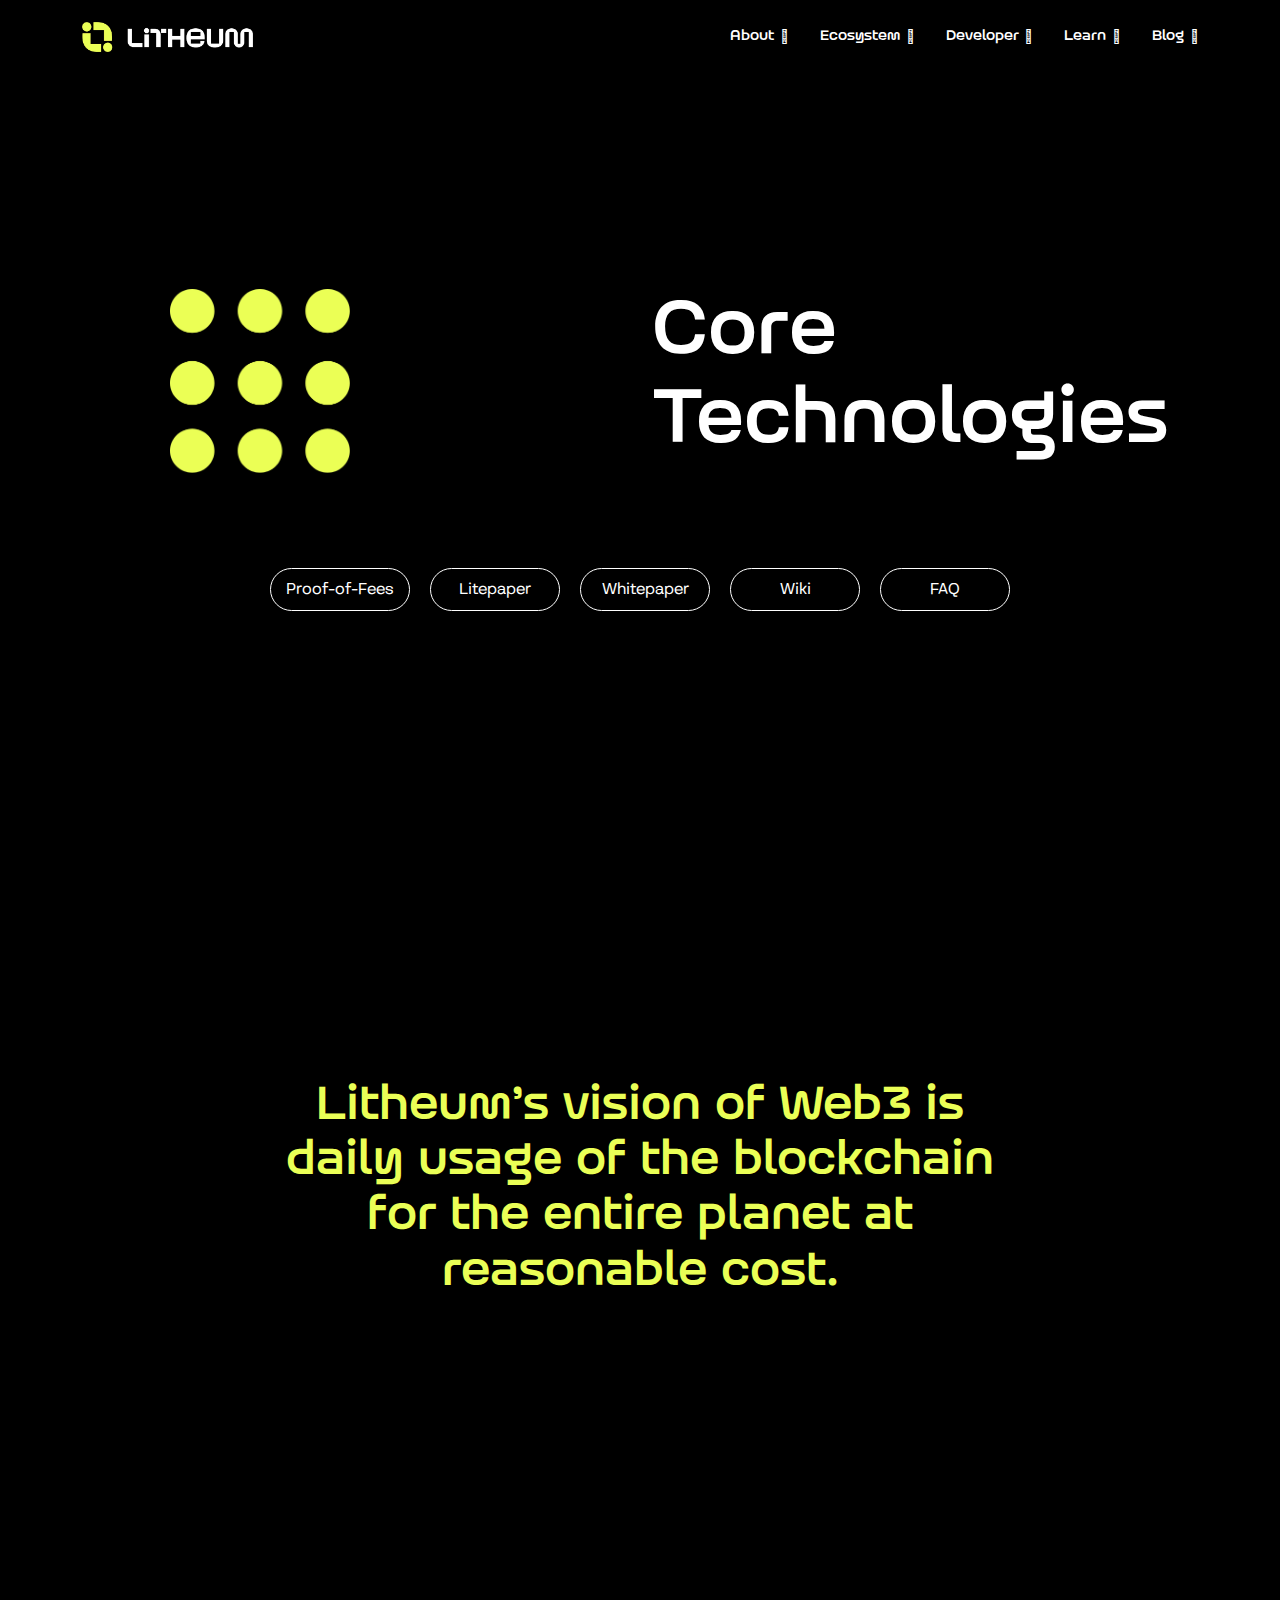
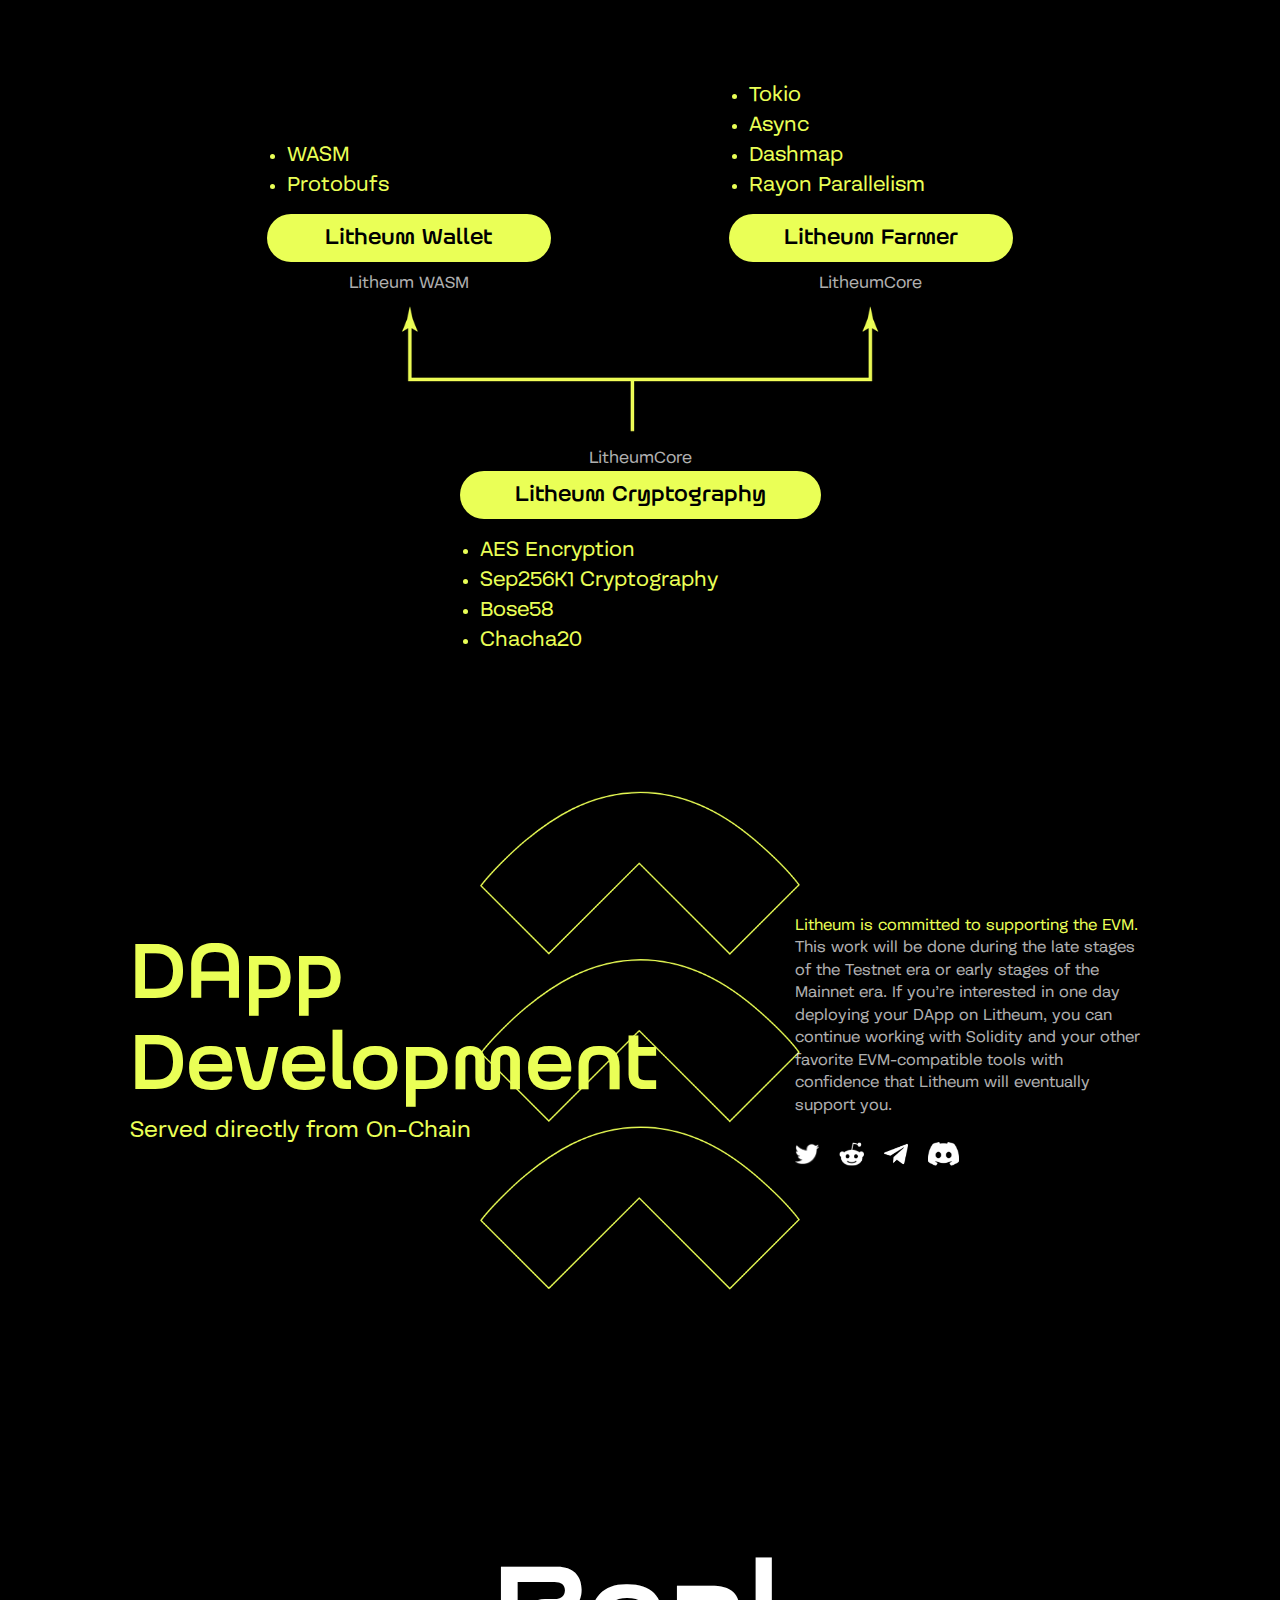
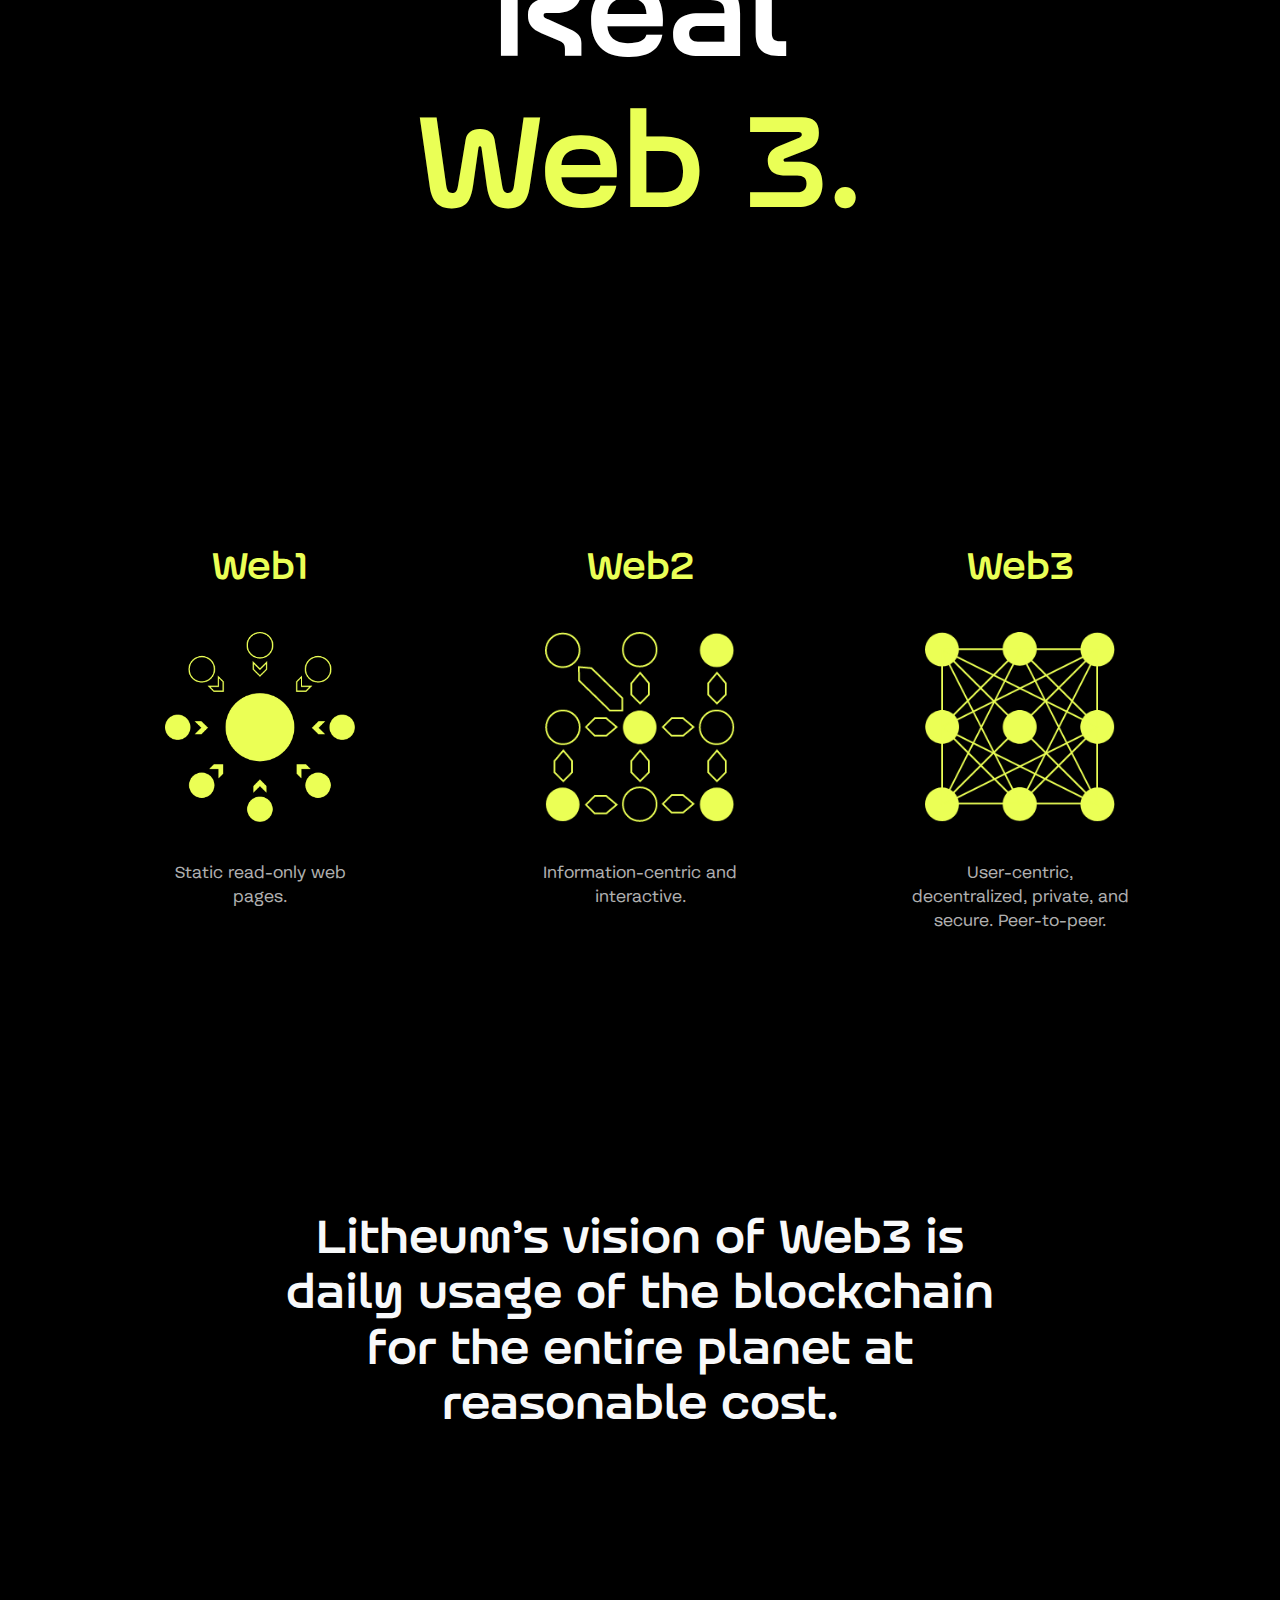
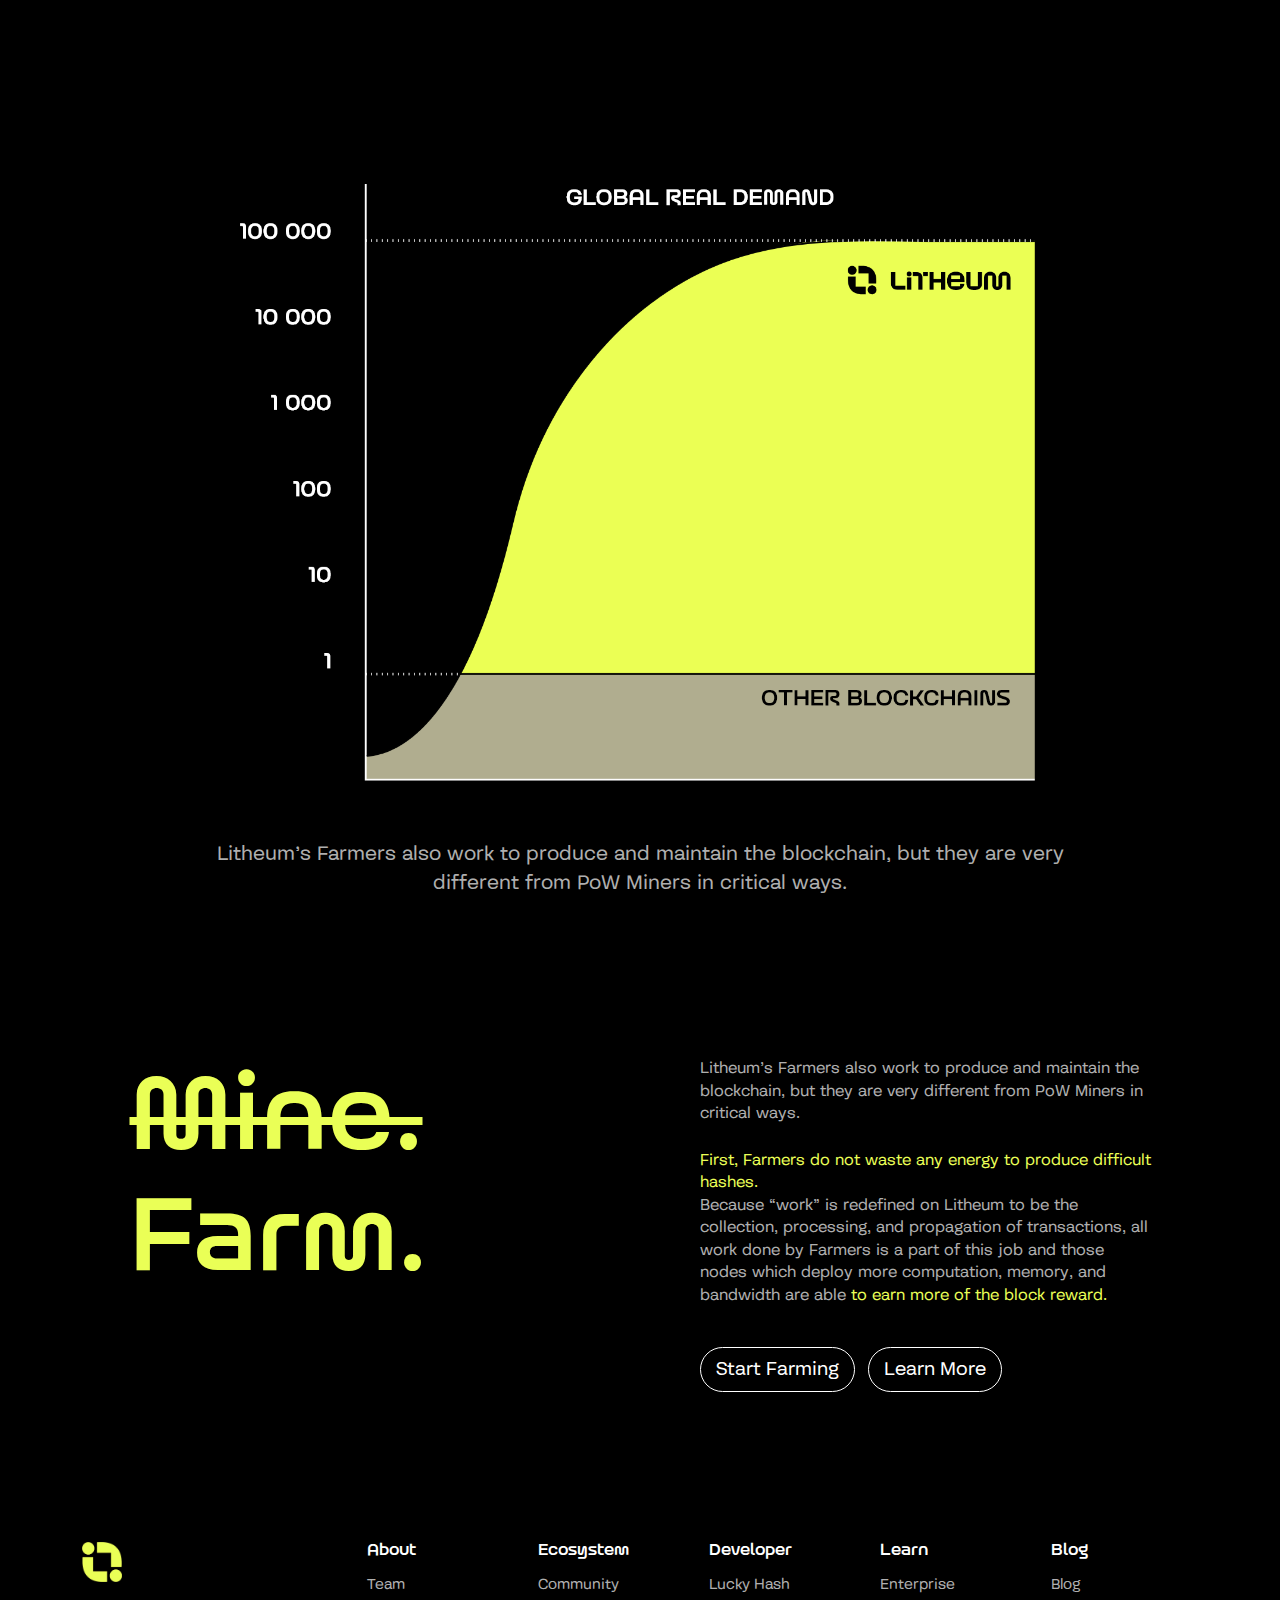
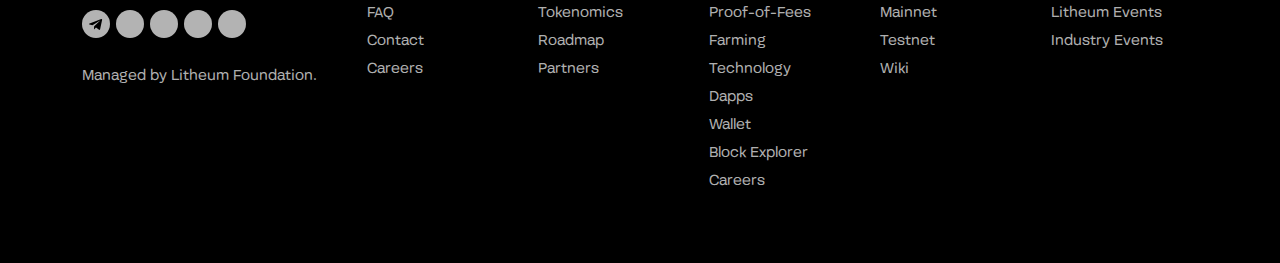
<file: technology.html>
<!DOCTYPE html>
<html class="no-js" lang="">

<head>
  <meta charset="utf-8" />
  <meta http-equiv="x-ua-compatible" content="ie=edge" />
  <title> Litheum - Technology </title>
  <meta name="description" content="" />
  <meta name="viewport" content="width=device-width, initial-scale=1" />
  <!-- Favicons -->
  <link href="assets/img/favicon.png" rel="icon">
  <!--32*32-->
  <link href="assets/img/apple-touch-icon.png" rel="apple-touch-icon">
  <!--180*180-->
  <link rel="stylesheet" href="https://cdnjs.cloudflare.com/ajax/libs/font-awesome/6.2.1/css/all.min.css"
    integrity="sha512-MV7K8+y+gLIBoVD59lQIYicR65iaqukzvf/nwasF0nqhPay5w/9lJmVM2hMDcnK1OnMGCdVK+iQrJ7lzPJQd1w=="
    crossorigin="anonymous" referrerpolicy="no-referrer" />
  <link rel="stylesheet" href="assets/css/bootstrap.min.css" />
  <link rel="stylesheet" href="assets/css/animate.css" />
  <link rel="stylesheet" href="assets/css/main.css?v=60" />

</head>
<body>
  <!--[if lte IE 9]>
      <p class="browserupgrade">
        You are using an <strong>outdated</strong> browser. Please
        <a href="https://browsehappy.com/">upgrade your browser</a> to improve
        your experience and security.
      </p>
    <![endif]-->

  <header class="header">
    <div class="navbar-area">
      <div class="container">

        <nav class="navbar navbar-expand-lg">
          <a class="navbar-brand" href="/">
            <img src="assets/img/logo/logo.png" alt="logo">
          </a>

          <button class="navbar-toggler collapsed" type="button" data-bs-toggle="collapse"
            data-bs-target="#navbarSupportedContent" aria-controls="navbarSupportedContent" aria-expanded="false"
            aria-label="Toggle navigation">
            <span class="icon-bar top-bar"></span>
            <span class="icon-bar middle-bar"></span>
            <span class="icon-bar bottom-bar"></span>
          </button>

          <div class="collapse navbar-collapse sub-menu-bar" id="navbarSupportedContent">
            <ul id="nav" class="navbar-nav ms-auto">
              <li class="nav-item dropdown">
                <a class="dropdown-toggle" href="#" id="navbarDropdown" role="button" data-bs-toggle="dropdown"
                  aria-expanded="false">
                  About
                </a>
                <ul class="dropdown-menu animate slideIn dropdown-menu-end" aria-labelledby="navbarDropdown">
                  <li><a class="dropdown-item" href="team.html">Team</a></li>
                  <li><a class="dropdown-item" href="#"> FAQ </a></li>
                  <li><a class="dropdown-item" href="#"> Contact </a></li>
                  <li><a class="dropdown-item" href="#"> Careers </a></li>
                </ul>
              </li>

              <li class="nav-item dropdown">
                <a class="dropdown-toggle" href="#" id="navbarDropdown" role="button" data-bs-toggle="dropdown"
                  aria-expanded="false">
                  Ecosystem
                </a>
                <ul class="dropdown-menu animate slideIn dropdown-menu-end" aria-labelledby="navbarDropdown">
                  <li><a class="dropdown-item" href="ecosystem.html"> Community </a></li>
                  <li><a class="dropdown-item" href="#"> Tokenomics </a></li>
                  <li><a class="dropdown-item" href="#"> Roadmap </a></li>
                  <li><a class="dropdown-item" href="#"> Partners </a></li>

                </ul>
              </li>

              <li class="nav-item dropdown">
                <a class="dropdown-toggle" href="#" id="navbarDropdown" role="button" data-bs-toggle="dropdown"
                  aria-expanded="false">
                  Developer
                </a>
                <ul class="dropdown-menu animate slideIn dropdown-menu-end" aria-labelledby="navbarDropdown">
                  <li><a class="dropdown-item" href="lucky-hash.html"> Lucky Hash </a></li>
                  <li><a class="dropdown-item" href="#"> Proof-of-Fees </a></li>
                  <li><a class="dropdown-item" href="farming.html"> Farming </a></li>
                  <li><a class="dropdown-item" href="technology.html"> Technology </a></li>
                  <li><a class="dropdown-item" href="#"> Deep Dive (Docs?) </a></li>
                  <li><a class="dropdown-item" href="dapp.html"> DApps </a></li>
                  <li><a class="dropdown-item" href="#"> Wallet </a></li>
                  <li><a class="dropdown-item" href="#"> Block Explorer </a></li>
                  <li><a class="dropdown-item" href="#"> Careers </a></li>
                </ul>
              </li>

              <li class="nav-item dropdown">
                <a class="dropdown-toggle" href="#" id="navbarDropdown" role="button" data-bs-toggle="dropdown"
                  aria-expanded="false">
                  Learn
                </a>
                <ul class="dropdown-menu animate slideIn dropdown-menu-end" aria-labelledby="navbarDropdown">
                  <li><a class="dropdown-item" href="#"> Enterprise </a></li>
                  <li><a class="dropdown-item" href="#"> Mainnet </a></li>
                  <li><a class="dropdown-item" href="#"> Testnet </a></li>
                  <li><a class="dropdown-item" href="#"> Wiki </a></li>
                </ul>
              </li>

              <li class="nav-item dropdown">
                <a class="dropdown-toggle" href="#" id="navbarDropdown" role="button" data-bs-toggle="dropdown"
                  aria-expanded="false">
                  Blog
                </a>
                <ul class="dropdown-menu animate slideIn dropdown-menu-end" aria-labelledby="navbarDropdown">
                  <li><a class="dropdown-item" href="#"> Blog </a></li>
                  <li><a class="dropdown-item" href="#"> Litheum Events </a></li>
                  <li><a class="dropdown-item" href="#"> Industry Events </a></li>
                </ul>
              </li>


            </ul>
          </div>
        </nav>
      </div>
    </div>
  </header>


  <section class="tech-hero">
    <div class="container">
      <div class="row gy-4 justify-content-between">
        <div class="col-lg-4">
          <img src="assets/img/tech/tech-her.png" class="tech-image" alt="img">
        </div><!-- /.col-lg-3 -->
        <div class="col-lg-6">
          <h1> Core <br>
            Technologies </h1>
        </div><!-- /.col-lg-8 -->
      </div><!-- /.row -->

      <div class="tech-btns-wrap">
        <a href="#" class="tech-btn">
          Proof-of-Fees
        </a>
        <a href="#" class="tech-btn">
          Litepaper
        </a>
        <a href="#" class="tech-btn">
          Whitepaper
        </a>
        <a href="#" class="tech-btn">
          Wiki
        </a>
        <a href="#" class="tech-btn">
          FAQ
        </a>
      </div><!-- /.tech-btns-wrap -->

    </div><!-- /.container -->
  </section><!-- /.tech-hero -->

  <div class="tech-cta">
    <div class="container">
      <h2>
        Litheum’s vision of Web3 is
        daily usage of the blockchain
        for the entire planet
        at reasonable cost.
      </h2>
    </div><!-- /.container -->
  </div><!-- /.tech-cta -->


  <section class="maps">
    <div class="container">
      <div class="map-wrap">
        <div class="row gy-4 align-items-end justify-content-around">
          <div class="col-lg-4">
            <ul>
              <li> WASM </li>
              <li> Protobufs </li>
            </ul>
            <div class="mt-wrap">
              <div class="m-t">
                <p> Litheum Wallet </p>
              </div><!-- /.m-t -->
              <span> Litheum WASM </span>
            </div><!-- /.mt-wrap -->
          </div><!-- /.col-lg-5 -->
          <div class="col-lg-4">
            <ul>
              <li> Tokio </li>
              <li> Async </li>
              <li> Dashmap </li>
              <li> Rayon Parallelism </li>
            </ul>
            <div class="mt-wrap">
              <div class="m-t">
                <p> Litheum Farmer </p>
              </div><!-- /.m-t -->
              <span> LitheumCore </span>
            </div><!-- /.mt-wrap -->
          </div><!-- /.col-lg-5 -->
        </div><!-- /.row -->
        <div class="aro">
          <img src="assets/img/tech/map-1.png" class="img-fluid" alt="">
        </div><!-- /.aro -->
        <div class="row gy-4 justify-content-center">
          <div class="col-lg-5">
            <div class="mt-wrap d-none d-lg-block">
              <span> LitheumCore </span>
              <div class="m-t">
                <p> Litheum Cryptography </p>
              </div><!-- /.m-t -->
            </div><!-- /.mt-wrap -->
            <ul class="pb-lg-0 mt-3">
              <li> AES Encryption </li>
              <li> Sep256K1 Cryptography </li>
              <li> Bose58 </li>
              <li> Chacha20 </li>
            </ul>
            <div class="mt-wrap d-block d-lg-none">

              <div class="m-t">
                <p> Litheum Cryptography </p>
              </div><!-- /.m-t -->
              <span> LitheumCore </span>
            </div><!-- /.mt-wrap -->
          </div><!-- /.col-lg-5 -->
        </div><!-- /.row -->
      </div><!-- /.map-wrap -->
    </div><!-- /.container -->
  </section><!-- /.maps -->

  <section class="dapp">
    <div class="container">
      <div class="dap-wrap">
        <img src="assets/img/tech/r-in.png" class="re-in" alt="">
        <div class="row align-items-center justify-content-center">
          <div class="col-lg-7">
            <div class="dapt">
              <h2> DApp <br>
                Development
              </h2>
              <p>
                Served directly from On-Chain
              </p>
            </div><!-- /.dapt -->
          </div><!-- /.col-lg-7 -->
          <div class="col-lg-4">
            <div class="dap-tx">
              <p>
                <span> Litheum is committed to supporting the EVM. </span> This work will be done during the late stages of the
                Testnet era or
                early stages of the Mainnet era. If you’re interested in one day deploying your DApp on Litheum, you can continue
                working with Solidity and your other favorite EVM-compatible tools with confidence that Litheum will eventually
                support you.
              </p>
              <div class="dap-social">
                <a href="#">
                  <img src="assets/img/tech/tw.png" alt="">
                </a>
                <a href="#">
                  <img src="assets/img/tech/ni.png" alt="">
                </a>
                <a href="#">
                  <img src="assets/img/tech/tel.png" alt="">
                </a>
                <a href="#">
                  <img src="assets/img/tech/discord.png" alt="">
                </a>
              </div><!-- /.dap-social -->
            </div><!-- /.dap-tx -->
          </div><!-- /.col-lg-4 -->
        </div><!-- /.row -->
      </div><!-- /.dap-wrap -->
    </div><!-- /.container -->
  </section><!-- /.section dapp -->


  <section class="real">
    <div class="container">
      <h2> Real <br>
        <span> Web 3.</span>
      </h2>
    </div><!-- /.container -->
  </section><!-- /.real -->

  <section class="webs">
    <div class="container">
      <div class="webs-con">
        <div class="row gy-4 justify-content-center">
          <div class="col-lg-4 col-md-6">
            <div class="web-single">
              <h3> Web1 </h3>
              <img src="assets/img/tech/1.png" class="img-webs" alt="">
              <p> Static read-only web pages. </p>
            </div><!-- /.web-single -->
          </div><!-- /.col-lg-4 -->
          <div class="col-lg-4 col-md-6">
            <div class="web-single">
              <h3> Web2 </h3>
              <img src="assets/img/tech/2.png" class="img-webs" alt="">
              <p> Information-centric and interactive. </p>
            </div><!-- /.web-single -->
          </div><!-- /.col-lg-4 -->
          <div class="col-lg-4 col-md-6">
            <div class="web-single">
              <h3> Web3 </h3>
              <img src="assets/img/tech/3.png" class="img-webs" alt="">
              <p> User-centric, decentralized, private, and secure. Peer-to-peer. </p>
            </div><!-- /.web-single -->
          </div><!-- /.col-lg-4 -->
        </div><!-- /.row -->
      </div><!-- /.webs-con -->
    </div><!-- /.container -->
  </section><!-- /.webs -->



  <div class="tech-cta">
    <div class="container">
      <h2 class="text-light">
        Litheum’s vision of Web3 is
        daily usage of the blockchain
        for the entire planet
        at reasonable cost.
      </h2>
    </div><!-- /.container -->
  </div><!-- /.tech-cta -->

  <section class="graph">
    <div class="container">
      <img src="assets/img/tech/graph.png" class="gra-img" alt="">
      <p>
        Litheum’s Farmers also work to produce and maintain the blockchain,
        but they are very different from PoW Miners in critical ways.
      </p>
    </div><!-- /.container -->
  </section><!-- /.graph -->

  <section class="mine-frame">
    <div class="container">
      <div class="row align-items-center justify-content-center">
        <div class="col-lg-6">
          <h1>
            <span> Mine. </span> <br>
            Farm.
          </h1>
        </div><!-- /.col-g-6 -->
        <div class="col-lg-5">
          <div class="mine-text">
            <p>
              Litheum’s Farmers also work to produce and maintain the blockchain, but they are very
              different from PoW Miners in critical ways.
            </p>
            <p>
              <span> First, Farmers do not waste any energy to produce difficult hashes. </span> <br>
              Because “work” is redefined on Litheum to be the collection, processing, and propagation of transactions, all work
              done by Farmers is a part of this job and those nodes which deploy more computation, memory, and bandwidth are able
              <span> to earn more of the block reward.</span>
            </p>

          </div><!-- /.mine-text -->
        </div><!-- /.col-lg-4 -->
      </div><!-- /.row -->
      <div class="row justify-content-center">
        <div class="col-lg-6"></div>
        <div class="col-lg-5">
          <div class="mint-btns">
            <a href="farming.html" class="btn-mine me-2">
              Start Farming
            </a>
            <a href="#" class="btn-mine">
              Learn More
            </a>
          </div><!-- /.mint-btns -->
        </div><!-- /.col-lg-5 -->
      </div><!-- /.row -->
    </div><!-- /.container -->
  </section><!-- /.mine-frame -->



  <footer class="main-footer">
    <div class="container">
      <div class="row gy-4 justify-content-between">
        <div class="col-lg-3">
          <div class="logo-widget">
            <img src="assets/img/logo/logo-sym.png" class="footer-logo" alt="">

            <div class="footer-social">
              <a href="#">
                <svg xmlns="http://www.w3.org/2000/svg" viewBox="0 0 448 512">
                  <path
                    d="M446.7 98.6l-67.6 318.8c-5.1 22.5-18.4 28.1-37.3 17.5l-103-75.9-49.7 47.8c-5.5 5.5-10.1 10.1-20.7 10.1l7.4-104.9 190.9-172.5c8.3-7.4-1.8-11.5-12.9-4.1L117.8 284 16.2 252.2c-22.1-6.9-22.5-22.1 4.6-32.7L418.2 66.4c18.4-6.9 34.5 4.1 28.5 32.2z" />
                </svg>
              </a>
              <a href="#">
                <i class="fa-brands fa-discord"></i>
              </a>
              <a href="#">
                <i class="fa-brands fa-reddit-alien"></i>
              </a>
              <a href="#">
                <i class="fa-brands fa-github"></i>
              </a>
              <a href="#">
                <i class="fa-brands fa-weixin"></i>
              </a>

            </div><!-- /.footer-social -->
            <div class="mang">
              <span> Managed by Litheum Foundation. </span>
            </div><!-- /.mang -->
          </div><!-- /.logo-widget -->
        </div><!-- /.col-lg-3 -->
        <div class="col-lg-9">
          <div class="row gy-4">
            <div class="col-lg col-md-6">
              <div class="footer-links">
                <h5> About </h5>
                <ul>
                  <li>
                    <a href="team.html"> Team </a>
                  </li>
                  <li>
                    <a href="#"> FAQ </a>
                  </li>
                  <li>
                    <a href="#"> Contact </a>
                  </li>
                  <li>
                    <a href="#"> Careers </a>
                  </li>

                </ul>
              </div><!-- /.footer-links -->
            </div><!-- /.col-lg -->
            <div class="col-lg col-md-6">
              <div class="footer-links">
                <h5> Ecosystem </h5>
                <ul>
                  <li>
                    <a href="ecosystem.html"> Community </a>
                  </li>
                  <li>
                    <a href="#"> Tokenomics </a>
                  </li>
                  <li>
                    <a href="#"> Roadmap </a>
                  </li>
                  <li>
                    <a href="#"> Partners </a>
                  </li>

                </ul>
              </div><!-- /.footer-links -->
            </div><!-- /.col-lg -->
            <div class="col-lg col-md-6">
              <div class="footer-links">
                <h5> Developer </h5>
                <ul>
                  <li>
                    <a href="lucky-hash.html"> Lucky Hash </a>
                  </li>
                  <li>
                    <a href="#"> Proof-of-Fees </a>
                  </li>
                  <li>
                    <a href="farming.html"> Farming </a>
                  </li>
                  <li>
                    <a href="technology.html"> Technology </a>
                  </li>
                  <li>
                    <a href="dapp.html"> Dapps </a>
                  </li>
                  <li>
                    <a href="#"> Wallet </a>
                  </li>
                  <li>
                    <a href="#">Block Explorer </a>
                  </li>
                  <li>
                    <a href="#">Careers </a>
                  </li>

                </ul>
              </div><!-- /.footer-links -->
            </div><!-- /.col-lg -->
            <div class="col-lg col-md-6">
              <div class="footer-links">
                <h5> Learn </h5>
                <ul>
                  <li>
                    <a href="#"> Enterprise </a>
                  </li>
                  <li>
                    <a href="#"> Mainnet </a>
                  </li>
                  <li>
                    <a href="#"> Testnet </a>
                  </li>
                  <li>
                    <a href="#"> Wiki </a>
                  </li>

                </ul>
              </div><!-- /.footer-links -->
            </div><!-- /.col-lg -->
            <div class="col-lg col-md-6">
              <div class="footer-links">
                <h5> Blog </h5>
                <ul>
                  <li>
                    <a href="#"> Blog </a>
                  </li>
                  <li>
                    <a href="#"> Litheum Events </a>
                  </li>
                  <li>
                    <a href="#"> Industry Events </a>
                  </li>

                </ul>
              </div><!-- /.footer-links -->
            </div><!-- /.col-lg -->
          </div><!-- /.row -->
        </div><!-- /.col-lg-9 -->

      </div><!-- /.row -->
    </div><!-- /.container -->
  </footer><!-- /.main-footer -->


  <a href="#" class="scroll-top btn-hover">
    <img src="assets/img/cat/chev.svg" alt="chev">
  </a>

  <div class="page-loader">
    <img src="assets/img/loader.gif" class="loader-gif" alt="loader">
  </div><!-- /.page-loader -->

  <script>
    var wows = document.getElementsByClassName('wow')
    for (i = 0; i < wows.length; i++) {
      wows[i].style.visibility = 'hidden';
    }
  </script>

  <script src="assets/js/bootstrap.bundle.min.js"></script>
  <script src="assets/js/wow.min.js"></script>
  <script src="assets/js/main.js"></script>

</body>


</html>
</file>
<file: assets/css/main.css>
@font-face {
  font-family: litheum-text;
  src: url("../fonts/Litheum-Text.woff2");
}
@font-face {
  font-family: litheum-title;
  src: url("../fonts/Litheum-Title.woff2");
}
/*--------------------------------------------------------------
# base
--------------------------------------------------------------*/
::-moz-selection {
  color: #000;
  background: #ccc;
}
::selection {
  color: #000;
  background: #ccc;
}

body {
  font-family: litheum-text;
  font-weight: 400;
  font-size: 16px;
  font-style: normal;
  color: rgba(255, 255, 255, 0.7);
  background-color: #000;
  line-height: 1.5;
}

section {
  overflow: hidden;
}

* {
  margin: 0;
  padding: 0;
  -webkit-box-sizing: border-box;
  box-sizing: border-box;
}

@media only screen and (max-width: 480px) {
  .wow {
    -webkit-animation-name: none !important;
    animation-name: none !important;
    visibility: visible !important;
  }
}
.section-padding {
  padding: 80px 0px;
}
@media only screen and (max-width: 767px) {
  .section-padding {
    padding: 60px 0px;
  }
}

a {
  -webkit-transition: all 0.3s ease-out 0s;
  transition: all 0.3s ease-out 0s;
  text-decoration: none;
}
a:hover {
  color: #000;
}
a:focus, a:hover {
  text-decoration: none;
}

i,
span,
a {
  display: inline-block;
}

audio,
img,
svg,
video {
  vertical-align: middle;
}

figure p {
  font-style: italic;
  font-size: 16px !important;
}

h1,
h2,
h3,
h4,
h5,
h6 {
  font-family: litheum-title;
  margin: 0;
  color: #fff;
  line-height: 1.18;
}

p {
  margin: 0;
}

h1 a,
h2 a,
h3 a,
h4 a,
h5 a,
h6 a {
  color: inherit;
}

.error {
  color: #ff4500;
}

.success {
  color: green;
}

.scroll-top {
  width: 35px;
  height: 35px;
  background: #0d0d0d;
  display: -webkit-box;
  display: -ms-flexbox;
  display: flex;
  -webkit-box-pack: center;
      -ms-flex-pack: center;
          justify-content: center;
  -webkit-box-align: center;
      -ms-flex-align: center;
          align-items: center;
  font-size: 18px;
  color: #fff;
  border-radius: 5px;
  position: fixed;
  bottom: 30px;
  right: 30px;
  z-index: 9;
  cursor: pointer;
  -webkit-transition: all 0.3s ease-out 0s;
  transition: all 0.3s ease-out 0s;
  display: none;
}
.scroll-top img {
  height: 18px;
  -webkit-transform: scaleY(-1);
          transform: scaleY(-1);
}
.scroll-top:hover {
  color: #fff;
  -webkit-transform: translateY(-4px);
          transform: translateY(-4px);
}

/*--------------------------------------------------------------
  ##  Page Loader
  --------------------------------------------------------------*/
.page-loader {
  position: fixed;
  width: 100%;
  height: 100%;
  top: 0;
  left: 0;
  z-index: 99999999;
  background-color: #000;
}

.loader-gif {
  display: inline-block;
  position: relative;
  width: 50px;
  height: 50px;
  position: absolute;
  top: 50%;
  left: 50%;
  -webkit-transform: translate(-50%, -50%);
  transform: translate(-50%, -50%);
}

.sec-padding {
  padding: 80px 0px;
}
@media only screen and (max-width: 767px) {
  .sec-padding {
    padding: 50px 0px;
  }
}

/*--------------------------------------------------------------
# navbar
--------------------------------------------------------------*/
.navbar-area {
  position: absolute;
  top: 0;
  left: 0;
  width: 100%;
  z-index: 99;
  -webkit-transition: all 0.3s ease-out 0s;
  transition: all 0.3s ease-out 0s;
  background-color: transparent;
  border-bottom: 1px solid transparent;
}

.navbar {
  padding: 0;
  position: relative;
  -webkit-transition: all 0.3s ease-out 0s;
  transition: all 0.3s ease-out 0s;
  padding: 16px 0;
}
@media only screen and (min-width: 768px) and (max-width: 991px) {
  .navbar {
    padding: 17px 0;
  }
}
@media (max-width: 767px) {
  .navbar {
    padding: 15px 0;
  }
}
.navbar .navbar-brand {
  padding: 0;
}
.navbar .navbar-brand img {
  height: 30px;
  -webkit-transition: all 0.4s ease-in-out;
  transition: all 0.4s ease-in-out;
}
@media only screen and (max-width: 767px) {
  .navbar .navbar-brand img {
    height: 28px;
  }
}
.navbar .navbar-nav .nav-item {
  position: relative;
  margin-left: 32px;
}
.navbar .navbar-nav .nav-item:first-child {
  margin-left: 0;
}
@media only screen and (max-width: 1199px) {
  .navbar .navbar-nav .nav-item {
    margin-left: 20px;
  }
}
@media only screen and (max-width: 991px) {
  .navbar .navbar-nav .nav-item {
    margin-left: 0;
  }
}
.navbar .navbar-nav .nav-item a {
  font-family: litheum-title;
  text-decoration: none;
  font-size: 14px;
  color: #fff;
  -webkit-transition: all 0.3s ease-out 0s;
  transition: all 0.3s ease-out 0s;
  padding: 10px 0;
  position: relative;
}
.navbar .navbar-nav .nav-item a img {
  height: 40px;
}
.navbar .navbar-nav .nav-item a:hover, .navbar .navbar-nav .nav-item a:focus, .navbar .navbar-nav .nav-item a.active {
  color: #EAFF56;
}
@media only screen and (max-width: 1199px) {
  .navbar .navbar-nav .nav-item a {
    font-size: 14px;
  }
}
@media only screen and (max-width: 991px) {
  .navbar .navbar-nav .nav-item a {
    display: inline-block;
    padding: 3px 0;
    margin: 5px 0px;
    font-size: 15px;
  }
}
.navbar .navbar-nav .nav-item .dropdown-toggle::after {
  font: var(--fa-font-solid) !important;
  display: inline-block;
  margin-left: 0.2em;
  vertical-align: middle;
  border: none;
  content: "\f078";
}
.navbar .navbar-nav .nav-item .dropdown-menu {
  background-color: #222;
  padding: 13px 20px;
  border: 0;
  border-radius: 20px 7px 20px 20px;
}
.navbar .navbar-nav .nav-item .dropdown-menu .dropdown-item {
  padding: 5px 0px;
  font-size: 13px;
}
.navbar .navbar-nav .nav-item .dropdown-menu .dropdown-item:focus {
  background: none;
}
.navbar .navbar-nav .nav-item .dropdown-menu .dropdown-item:hover {
  background: none;
}
@media only screen and (max-width: 991px) {
  .navbar .navbar-collapse {
    position: absolute;
    top: 100%;
    left: 0;
    width: 100%;
    background-color: #0d0d0d;
    z-index: 9;
    -webkit-box-shadow: 0 15px 20px 0 rgba(0, 0, 0, 0.1);
            box-shadow: 0 15px 20px 0 rgba(0, 0, 0, 0.1);
    padding: 5px 15px 20px 25px;
  }
}

/** Medium devices (tablets, 768px and up) **/
.sticky {
  position: fixed;
  top: 0;
  left: 0;
  z-index: 99;
  background-color: #000;
  border-bottom: 1px solid #393939;
  -webkit-transition: all 0.3s ease-out 0s;
  transition: all 0.3s ease-out 0s;
  -webkit-box-shadow: 0px 4px 24px rgba(0, 0, 0, 0.15);
          box-shadow: 0px 4px 24px rgba(0, 0, 0, 0.15);
}
.sticky .navbar {
  padding: 12px 0;
}
@media only screen and (min-width: 768px) and (max-width: 991px) {
  .sticky .navbar {
    padding: 15px 0;
  }
}
@media (max-width: 767px) {
  .sticky .navbar {
    padding: 15px 0;
  }
}
.sticky .navbar .navbar-brand {
  padding: 0;
}
.sticky .navbar .navbar-brand img {
  height: 30px;
  -webkit-transition: all 0.4s ease-in-out;
  transition: all 0.4s ease-in-out;
}
@media only screen and (max-width: 767px) {
  .sticky .navbar .navbar-brand img {
    height: 26px;
  }
}
.sticky .navbar-nav .nav-item a {
  color: #fff;
}

.nav-center {
  /** Large devices (desktops, 992px and up) **/
}
@media (min-width: 992px) {
  .nav-center {
    position: absolute;
    left: 50%;
    -webkit-transform: translate(-50%);
            transform: translate(-50%);
  }
}

@media only screen and (min-width: 992px) {
  .social {
    -webkit-box-align: center;
        -ms-flex-align: center;
            align-items: center;
  }
}
@media only screen and (max-width: 991px) {
  .social {
    padding-top: 12px;
  }
}
.social .btn-connect {
  display: -webkit-inline-box;
  display: -ms-inline-flexbox;
  display: inline-flex;
  padding: 10px 30px;
  background-color: #EAFF56;
  color: #000;
  text-align: center;
  border-radius: 50px;
  font-size: 15px;
  border: 2px solid #EAFF56;
  -webkit-transition: all 0.3s ease-in-out;
  transition: all 0.3s ease-in-out;
  overflow: hidden;
  position: relative;
}
.social .btn-connect span {
  position: relative;
}
.social .btn-connect::before {
  position: absolute;
  content: "";
  top: 0;
  left: 0;
  width: 100%;
  height: 0;
  border-radius: 50px;
  background-color: #000;
  -webkit-transition: all 0.2s ease-in;
  transition: all 0.2s ease-in;
}
@media only screen and (max-width: 991px) {
  .social .btn-connect {
    margin-left: 0;
    margin-top: 12px;
  }
}
.social .btn-connect:hover {
  color: #fff;
}
.social .btn-connect:hover::before {
  height: 100%;
}
.social .btn-connect:focus {
  -webkit-box-shadow: 0 0 0 0.25rem rgba(234, 255, 86, 0.5);
          box-shadow: 0 0 0 0.25rem rgba(234, 255, 86, 0.5);
}

@media (min-width: 768px) {
  .animate {
    -webkit-animation-duration: 0.3s;
            animation-duration: 0.3s;
    -webkit-animation-fill-mode: both;
            animation-fill-mode: both;
  }
}
@keyframes slideIn {
  0% {
    -webkit-transform: translateY(1rem);
            transform: translateY(1rem);
    opacity: 0;
  }
  100% {
    -webkit-transform: translateY(0rem);
            transform: translateY(0rem);
    opacity: 1;
  }
  0% {
    -webkit-transform: translateY(1rem);
            transform: translateY(1rem);
    opacity: 0;
  }
}
@-webkit-keyframes slideIn {
  0% {
    -webkit-transform: transform;
    -webkit-opacity: 0;
  }
  100% {
    -webkit-transform: translateY(0);
    -webkit-opacity: 1;
  }
  0% {
    -webkit-transform: translateY(1rem);
    -webkit-opacity: 0;
  }
}
.slideIn {
  -webkit-animation-name: slideIn;
  animation-name: slideIn;
}

.navbar-toggler span {
  display: block;
  background-color: #fff;
  height: 3px;
  width: 25px;
  margin-top: 5px;
  margin-bottom: 5px;
  position: relative;
  left: 0;
  opacity: 1;
  -webkit-transition: all 0.35s ease-out;
  transition: all 0.35s ease-out;
  -webkit-transform-origin: center left;
          transform-origin: center left;
}

.navbar-toggler span:nth-child(1) {
  -webkit-transform: translate(0%, 0%) rotate(0deg);
          transform: translate(0%, 0%) rotate(0deg);
}

.navbar-toggler span:nth-child(2) {
  opacity: 1;
}

.navbar-toggler span:nth-child(3) {
  -webkit-transform: translate(0%, 0%) rotate(0deg);
          transform: translate(0%, 0%) rotate(0deg);
}

.navbar-toggler span:nth-child(1) {
  margin-top: 0.3em;
}

.navbar-toggler:not(.collapsed) span:nth-child(1) {
  -webkit-transform: translate(15%, -33%) rotate(45deg);
          transform: translate(15%, -33%) rotate(45deg);
}

.navbar-toggler:not(.collapsed) span:nth-child(2) {
  opacity: 0;
}

.navbar-toggler:not(.collapsed) span:nth-child(3) {
  -webkit-transform: translate(15%, 33%) rotate(-45deg);
          transform: translate(15%, 33%) rotate(-45deg);
}

/*--------------------------------------------------------------
# hero-area
--------------------------------------------------------------*/
.hero-area {
  text-align: center;
  background-color: #000;
  min-height: 100vh;
  display: -webkit-box;
  display: -ms-flexbox;
  display: flex;
  -webkit-box-align: center;
      -ms-flex-align: center;
          align-items: center;
}
@media only screen and (max-width: 482px) {
  .hero-area {
    min-height: auto;
    padding-top: 120px;
  }
}
.hero-area .hero-text {
  text-align: center;
}
.hero-area .hero-text h1 {
  font-size: 80px;
  margin-bottom: 60px;
}
@media only screen and (max-width: 1199px) {
  .hero-area .hero-text h1 {
    font-size: 70px;
    margin-bottom: 50px;
  }
}
@media only screen and (max-width: 991px) {
  .hero-area .hero-text h1 {
    font-size: 55px;
    margin-bottom: 40px;
  }
}
@media only screen and (max-width: 767px) {
  .hero-area .hero-text h1 {
    font-size: 52px;
  }
}
@media only screen and (max-width: 482px) {
  .hero-area .hero-text h1 {
    font-size: 40px;
  }
}
.hero-area .hero-text h2 {
  font-size: 80px;
  margin-top: 60px;
}
@media only screen and (max-width: 1199px) {
  .hero-area .hero-text h2 {
    font-size: 70px;
    margin-top: 50px;
  }
}
@media only screen and (max-width: 991px) {
  .hero-area .hero-text h2 {
    font-size: 55px;
    margin-top: 40px;
  }
}
@media only screen and (max-width: 767px) {
  .hero-area .hero-text h2 {
    font-size: 52px;
  }
}
@media only screen and (max-width: 482px) {
  .hero-area .hero-text h2 {
    font-size: 40px;
  }
}
.hero-area .hero-btn {
  display: -webkit-box;
  display: -ms-flexbox;
  display: flex;
  -webkit-box-align: center;
      -ms-flex-align: center;
          align-items: center;
  -webkit-box-pack: center;
      -ms-flex-pack: center;
          justify-content: center;
  margin-left: -30px;
  margin-right: -30px;
}
@media only screen and (max-width: 991px) {
  .hero-area .hero-btn {
    margin-left: -20px;
    margin-right: -20px;
  }
}
@media only screen and (max-width: 767px) {
  .hero-area .hero-btn {
    margin-left: -10px;
    margin-right: -10px;
  }
}
@media only screen and (max-width: 520px) {
  .hero-area .hero-btn {
    -webkit-box-orient: vertical;
    -webkit-box-direction: normal;
        -ms-flex-direction: column;
            flex-direction: column;
  }
}
.hero-area .hero-btn .single-logo {
  max-height: 120px;
}
@media only screen and (max-width: 991px) {
  .hero-area .hero-btn .single-logo {
    max-height: 100px;
  }
}
@media only screen and (max-width: 767px) {
  .hero-area .hero-btn .single-logo {
    max-height: 80px;
  }
}
@media only screen and (max-width: 520px) {
  .hero-area .hero-btn .single-logo {
    max-height: 70px;
  }
}
.hero-area .hero-btn .cmm {
  margin-left: 30px;
  margin-right: 30px;
}
@media only screen and (max-width: 991px) {
  .hero-area .hero-btn .cmm {
    margin-left: 20px;
    margin-right: 20px;
  }
}
@media only screen and (max-width: 767px) {
  .hero-area .hero-btn .cmm {
    margin-left: 10px;
    margin-right: 10px;
  }
}
@media only screen and (max-width: 520px) {
  .hero-area .hero-btn .cmm:not(:last-child) {
    margin-bottom: 20px;
  }
}
.hero-area .hero-btn .cmm-btn {
  min-width: 180px;
}

.btn-solid {
  display: inline-block;
  text-align: center;
  text-decoration: none;
  border: 1px solid #EAFF56;
  background-color: #EAFF56;
  padding: 9px 25px;
  padding-top: 10px;
  border-radius: 50px;
  font-family: litheum-title;
  font-size: 15px;
  color: #000;
  -webkit-transition: all 0.2s ease-in;
  transition: all 0.2s ease-in;
}
.btn-solid:hover {
  background-color: transparent;
  color: #EAFF56;
}

.btn-outline {
  display: inline-block;
  text-align: center;
  text-decoration: none;
  border: 1px solid #EAFF56;
  background-color: transparent;
  padding: 9px 25px;
  padding-top: 10px;
  border-radius: 50px;
  font-family: litheum-title;
  font-size: 15px;
  color: #EAFF56;
  -webkit-transition: all 0.2s ease-in;
  transition: all 0.2s ease-in;
}
.btn-outline:hover {
  background-color: #EAFF56;
  color: #000;
}

.btn-black {
  display: inline-block;
  text-align: center;
  text-decoration: none;
  border: 1px solid #000;
  background-color: #000;
  padding: 9px 25px;
  padding-top: 10px;
  border-radius: 50px;
  font-family: litheum-title;
  font-size: 15px;
  color: #EAFF56;
  -webkit-transition: all 0.2s ease-in;
  transition: all 0.2s ease-in;
}
.btn-black:hover {
  background-color: transparent;
  color: #000;
}

.hero-scial {
  margin-top: 60px;
}
@media only screen and (max-width: 991px) {
  .hero-scial {
    margin-top: 40px;
  }
}
.hero-scial a {
  text-decoration: none;
  display: -webkit-inline-box;
  display: -ms-inline-flexbox;
  display: inline-flex;
  -webkit-box-align: center;
      -ms-flex-align: center;
          align-items: center;
  -webkit-box-pack: center;
      -ms-flex-pack: center;
          justify-content: center;
  width: 30px;
  height: 30px;
  text-align: center;
  border-radius: 50%;
  font-size: 16px;
  color: #000;
  background-color: #EAFF56;
  -webkit-transition: all 0.2s ease-in;
  transition: all 0.2s ease-in;
}
.hero-scial a:not(:last-child) {
  margin-right: 20px;
}
@media only screen and (max-width: 767px) {
  .hero-scial a:not(:last-child) {
    margin-right: 12px;
  }
}
.hero-scial a:hover {
  -webkit-transform: translateY(-4px);
          transform: translateY(-4px);
  color: #000;
  background-color: rgba(255, 255, 255, 0.7);
}
.hero-scial svg {
  display: -webkit-inline-box;
  display: -ms-inline-flexbox;
  display: inline-flex;
  height: 15px;
  fill: #000;
}

/*--------------------------------------------------------------
# gl
--------------------------------------------------------------*/
.gl .gl-text {
  max-width: 320px;
}
@media only screen and (max-width: 991px) {
  .gl .gl-text {
    text-align: center;
    margin-left: auto;
    margin-right: auto;
  }
}
.gl .gl-text h2 {
  font-size: 74px;
  color: #EAFF56;
  margin-bottom: 30px;
}
@media only screen and (max-width: 1199px) {
  .gl .gl-text h2 {
    font-size: 64px;
  }
}
@media only screen and (max-width: 991px) {
  .gl .gl-text h2 {
    font-size: 54px;
    margin-bottom: 16px;
  }
}
@media only screen and (max-width: 767px) {
  .gl .gl-text p {
    font-size: 15px;
  }
}
.gl .gl-bix {
  text-align: center;
  max-width: 820px;
  margin-left: auto;
  margin-right: auto;
  padding-top: 150px;
  padding-bottom: 170px;
}
@media only screen and (max-width: 991px) {
  .gl .gl-bix {
    padding-top: 100px;
    padding-bottom: 120px;
  }
}
@media only screen and (max-width: 767px) {
  .gl .gl-bix {
    padding-top: 80px;
    padding-bottom: 90px;
  }
}
.gl .gl-bix h3 {
  font-size: 44px;
}
@media only screen and (max-width: 991px) {
  .gl .gl-bix h3 {
    font-size: 34px;
  }
}
@media only screen and (max-width: 767px) {
  .gl .gl-bix h3 {
    font-size: 27px;
  }
}
.gl .gl-bix span {
  color: #EAFF56;
}

/*--------------------------------------------------------------
# f-sec
--------------------------------------------------------------*/
.f-sec .f-con {
  position: relative;
}
.f-sec .bg-bl {
  width: 100%;
  height: auto;
}
@media only screen and (max-width: 991px) {
  .f-sec .bg-bl {
    display: none;
  }
}
.f-sec .f-txt {
  display: block;
  width: 100%;
  max-width: 470px;
}
@media only screen and (min-width: 992px) {
  .f-sec .f-txt {
    position: absolute;
    top: 50%;
    left: 16%;
    -webkit-transform: translateY(-50%);
            transform: translateY(-50%);
  }
}
@media only screen and (max-width: 991px) {
  .f-sec .f-txt {
    text-align: center;
    margin-left: auto;
    margin-right: auto;
  }
}
.f-sec .f-txt h2 {
  font-size: 65px;
  line-height: 1.2;
  margin-bottom: 20px;
}
@media only screen and (max-width: 1299px) {
  .f-sec .f-txt h2 {
    font-size: 56px;
  }
}
@media only screen and (max-width: 991px) {
  .f-sec .f-txt h2 {
    font-size: 46px;
    margin-bottom: 16px;
  }
}
@media only screen and (max-width: 767px) {
  .f-sec .f-txt h2 {
    font-size: 38px;
  }
}
.f-sec .f-txt p {
  font-size: 16px;
}
.f-sec .f-txt p:not(:last-child) {
  margin-bottom: 16px;
}
@media only screen and (max-width: 767px) {
  .f-sec .f-txt p:not(:last-child) {
    margin-bottom: 12px;
  }
}
@media only screen and (max-width: 767px) {
  .f-sec .f-txt p {
    font-size: 15px;
  }
}

/*--------------------------------------------------------------
# re-sec
--------------------------------------------------------------*/
.re-sec {
  padding-top: 140px;
  padding-bottom: 110px;
}
@media only screen and (max-width: 991px) {
  .re-sec {
    padding-top: 100px;
    padding-bottom: 80px;
  }
}
@media only screen and (max-width: 767px) {
  .re-sec {
    padding-top: 80px;
    padding-bottom: 70px;
  }
}
.re-sec .sec-t {
  text-align: center;
}
.re-sec .sec-t h2 {
  max-width: 900px;
  margin-left: auto;
  margin-right: auto;
  margin-bottom: 60px;
  font-size: 54px;
  color: #EAFF56;
}
@media only screen and (max-width: 1299px) {
  .re-sec .sec-t h2 {
    font-size: 45px;
    margin-bottom: 50px;
  }
}
@media only screen and (max-width: 991px) {
  .re-sec .sec-t h2 {
    font-size: 40px;
    margin-bottom: 40px;
  }
}
@media only screen and (max-width: 767px) {
  .re-sec .sec-t h2 {
    font-size: 30px;
  }
}
.re-sec .re-single {
  padding: 20px 20px;
  border-radius: 30px;
  border: 2px solid #EAFF56;
  height: 100%;
  -webkit-transition: all 0.2s ease-in;
  transition: all 0.2s ease-in;
}
.re-sec .re-single h4 {
  font-size: 23px;
  color: #EAFF56;
  margin-bottom: 16px;
  -webkit-transition: all 0.2s ease-in;
  transition: all 0.2s ease-in;
}
.re-sec .re-single p {
  font-size: 15px;
}
.re-sec .re-single:hover {
  background-color: #fff;
  color: #000;
}
.re-sec .re-single:hover h4 {
  color: #000;
}

/*--------------------------------------------------------------
# farming-sec
--------------------------------------------------------------*/
.farming-sec {
  background-color: #000;
  padding-top: 120px;
  padding-bottom: 120px;
}
@media only screen and (max-width: 991px) {
  .farming-sec {
    padding-top: 90px;
    padding-bottom: 90px;
  }
}
@media only screen and (max-width: 767px) {
  .farming-sec {
    padding-top: 70px;
    padding-bottom: 70px;
  }
}
.farming-sec .sec-t h2 {
  font-size: 114px;
  color: #EAFF56;
}
@media only screen and (max-width: 1299px) {
  .farming-sec .sec-t h2 {
    font-size: 88px;
  }
}
@media only screen and (max-width: 1199px) {
  .farming-sec .sec-t h2 {
    font-size: 74px;
  }
}
@media only screen and (max-width: 991px) {
  .farming-sec .sec-t h2 {
    font-size: 64px;
    margin-bottom: 20px;
  }
}
@media only screen and (max-width: 767px) {
  .farming-sec .sec-t h2 {
    font-size: 55px;
  }
}
@media only screen and (max-width: 482px) {
  .farming-sec .sec-t h2 {
    font-size: 45px;
  }
}
.farming-sec .sec-t h2 a {
  text-decoration: none;
  color: #EAFF56;
}
.farming-sec .sec-t h2 a:hover {
  color: #EAFF56;
}
.farming-sec .ming-single {
  display: -webkit-box;
  display: -ms-flexbox;
  display: flex;
  padding: 15px 15px;
  -webkit-box-align: start;
      -ms-flex-align: start;
          align-items: flex-start;
}
.farming-sec .ming-single .ming-logo {
  width: 100px;
  min-width: 100px;
  margin-right: 20px;
}
@media only screen and (max-width: 991px) {
  .farming-sec .ming-single .ming-logo {
    width: 80px;
    min-width: 80px;
  }
}
@media only screen and (max-width: 767px) {
  .farming-sec .ming-single .ming-logo {
    width: 65px;
    min-width: 65px;
    margin-right: 14px;
  }
}
.farming-sec .ming-single h5 {
  font-size: 26px;
  color: #EAFF56;
  margin-bottom: 10px;
}
@media only screen and (max-width: 991px) {
  .farming-sec .ming-single h5 {
    font-size: 23px;
  }
}
@media only screen and (max-width: 767px) {
  .farming-sec .ming-single h5 {
    font-size: 21px;
  }
}
.farming-sec .ming-single h5 a {
  text-decoration: none;
  color: #EAFF56;
}
.farming-sec .ming-single h5 a:hover {
  text-decoration: underline;
  color: #EAFF56;
}
.farming-sec .btn-solid {
  min-width: 180px;
}

/*--------------------------------------------------------------
# how-it
--------------------------------------------------------------*/
.how-it {
  padding: 80px 0px;
  background-color: #EAFF56;
}
@media only screen and (max-width: 991px) {
  .how-it {
    padding: 60px 0px;
  }
}
@media only screen and (max-width: 767px) {
  .how-it {
    padding: 40px 0px;
  }
}
.how-it .borderd {
  border-right: 1px solid #000;
}
@media only screen and (max-width: 991px) {
  .how-it .borderd {
    border: 0;
  }
}
.how-it .how-single {
  padding: 30px 30px;
  height: 100%;
  display: -webkit-box;
  display: -ms-flexbox;
  display: flex;
  -webkit-box-orient: vertical;
  -webkit-box-direction: normal;
      -ms-flex-direction: column;
          flex-direction: column;
}
@media only screen and (max-width: 991px) {
  .how-it .how-single {
    padding: 10px 20px;
  }
}
.how-it .how-single h3 {
  font-size: 53px;
  color: #000;
  min-height: 150px;
}
@media only screen and (max-width: 991px) {
  .how-it .how-single h3 {
    font-size: 40px;
    margin-bottom: 14px;
    min-height: 0;
  }
}
@media only screen and (max-width: 767px) {
  .how-it .how-single h3 {
    font-size: 31px;
    margin-bottom: 12px;
  }
}
.how-it .how-single .how-text p {
  color: #000;
  margin-bottom: 30px;
}
@media only screen and (max-width: 767px) {
  .how-it .how-single .how-text p {
    font-size: 15px;
    margin-bottom: 22px;
  }
}
.how-it .how-single .btn-black {
  min-width: 180px;
  margin-top: auto;
  -ms-flex-item-align: start;
      align-self: flex-start;
  background-color: #262626;
}
.how-it .how-single .btn-black:hover {
  background-color: transparent;
}

/*--------------------------------------------------------------
# tech-hero
--------------------------------------------------------------*/
.tech-hero {
  width: 100%;
  min-height: 100vh;
  display: -webkit-box;
  display: -ms-flexbox;
  display: flex;
  -webkit-box-align: center;
      -ms-flex-align: center;
          align-items: center;
  -webkit-box-pack: center;
      -ms-flex-pack: center;
          justify-content: center;
}
@media only screen and (max-width: 991px) {
  .tech-hero {
    text-align: center;
  }
}
.tech-hero .tech-image {
  display: block;
  width: 100%;
  max-width: 180px;
  margin-left: auto;
  margin-right: auto;
}
@media only screen and (max-width: 1199px) {
  .tech-hero .tech-image {
    max-width: 150px;
  }
}
@media only screen and (max-width: 767px) {
  .tech-hero .tech-image {
    max-width: 120px;
  }
}
.tech-hero h1 {
  font-family: litheum-title;
  font-size: 75px;
}
@media only screen and (max-width: 1199px) {
  .tech-hero h1 {
    font-size: 65px;
  }
}
@media only screen and (max-width: 767px) {
  .tech-hero h1 {
    font-size: 55px;
  }
}
@media only screen and (max-width: 482px) {
  .tech-hero h1 {
    font-size: 45px;
  }
}

.tech-btns-wrap {
  padding-top: 80px;
  display: -webkit-box;
  display: -ms-flexbox;
  display: flex;
  -ms-flex-wrap: wrap;
      flex-wrap: wrap;
  -webkit-box-align: center;
      -ms-flex-align: center;
          align-items: center;
  -webkit-box-pack: center;
      -ms-flex-pack: center;
          justify-content: center;
  margin-left: -10px;
  margin-right: -10px;
}
@media only screen and (max-width: 1199px) {
  .tech-btns-wrap {
    padding-top: 60px;
  }
}
@media only screen and (max-width: 767px) {
  .tech-btns-wrap {
    padding-top: 30px;
  }
}
@media only screen and (max-width: 482px) {
  .tech-btns-wrap {
    padding-top: 15px;
  }
}
.tech-btns-wrap .tech-btn {
  margin-left: 10px;
  margin-right: 10px;
  margin-top: 15px;
  display: inline-block;
  text-align: center;
  text-decoration: none;
  padding: 10px 15px 8px 15px;
  min-width: 130px;
  background: transparent;
  border: 1px solid #fff;
  color: #fff;
  border-radius: 50px;
  font-size: 15px;
  -webkit-transition: all 0.2s ease-in;
  transition: all 0.2s ease-in;
}
.tech-btns-wrap .tech-btn:hover {
  background-color: #fff;
  color: #000;
}

/*--------------------------------------------------------------
# tech-cta
--------------------------------------------------------------*/
.tech-cta {
  padding: 180px 0px;
  min-height: 80vh;
  text-align: center;
}
@media only screen and (max-width: 1199px) {
  .tech-cta {
    padding: 120px 0px;
    min-height: auto;
  }
}
@media only screen and (max-width: 991px) {
  .tech-cta {
    padding: 100px 0px;
  }
}
@media only screen and (max-width: 767px) {
  .tech-cta {
    padding: 70px 0px;
  }
}
.tech-cta h2 {
  font-size: 46px;
  color: #EAFF56;
  max-width: 720px;
  margin-left: auto;
  margin-right: auto;
  line-height: 1.2;
}
@media only screen and (max-width: 1199px) {
  .tech-cta h2 {
    font-size: 40px;
    max-width: 680px;
  }
}
@media only screen and (max-width: 767px) {
  .tech-cta h2 {
    font-size: 32px;
  }
}

/*--------------------------------------------------------------
# maps
--------------------------------------------------------------*/
.maps {
  padding-top: 60px;
  padding-bottom: 80px;
}
@media only screen and (max-width: 991px) {
  .maps {
    padding-top: 40px;
    padding-bottom: 50px;
  }
}
.maps .map-wrap {
  max-width: 900px;
  margin-left: auto;
  margin-right: auto;
}
.maps ul {
  margin: 0;
  padding: 0;
  padding-left: 20px;
  padding-bottom: 14px;
}
.maps ul li {
  font-size: 20px;
  color: #EAFF56;
}
@media only screen and (max-width: 767px) {
  .maps ul li {
    font-size: 18px;
  }
}
.maps .mt-wrap {
  text-align: center;
}
.maps .mt-wrap span {
  display: inline-block;
  font-size: 16px;
  margin-top: 10px;
}
@media only screen and (max-width: 991px) {
  .maps .mt-wrap {
    max-width: 300px;
  }
}
.maps .m-t {
  display: block;
  text-align: center;
  padding: 9px 15px 7px 15px;
  border-radius: 50px;
  background-color: #EAFF56;
  color: #000;
}
.maps .m-t p {
  font-family: litheum-title;
  font-size: 21px;
}
@media only screen and (max-width: 767px) {
  .maps .m-t p {
    font-size: 17px;
  }
}
.maps .aro {
  max-width: 480px;
  margin-left: auto;
  margin-right: auto;
  padding-top: 10px;
  padding-bottom: 4px;
}
@media only screen and (max-width: 991px) {
  .maps .aro {
    display: none;
  }
}

/*--------------------------------------------------------------
# dapp
--------------------------------------------------------------*/
.dapp {
  position: relative;
  padding: 180px 0px;
}
@media only screen and (max-width: 1199px) {
  .dapp {
    padding: 140px 0px;
  }
}
@media only screen and (max-width: 991px) {
  .dapp {
    padding: 100px 0px;
  }
}
@media only screen and (max-width: 767px) {
  .dapp {
    padding: 70px 0px;
  }
}
.dapp .dapt h2 {
  font-size: 77px;
  color: #EAFF56;
}
@media only screen and (max-width: 1199px) {
  .dapp .dapt h2 {
    font-size: 60px;
  }
}
@media only screen and (max-width: 767px) {
  .dapp .dapt h2 {
    font-size: 50px;
  }
}
@media only screen and (max-width: 492px) {
  .dapp .dapt h2 {
    font-size: 40px;
  }
}
.dapp .dapt p {
  font-size: 22px;
  color: #EAFF56;
}
.dapp .dap-tx {
  max-width: 360px;
}
.dapp .dap-tx span {
  color: #EAFF56;
}
.dapp .dap-tx p {
  font-size: 15px;
}
.dapp .re-in {
  width: 100%;
  max-width: 320px;
  position: absolute;
  top: 50%;
  left: 50%;
  -webkit-transform: translate(-50%, -50%);
          transform: translate(-50%, -50%);
  z-index: -1;
}
@media only screen and (max-width: 1199px) {
  .dapp .re-in {
    max-width: 280px;
  }
}
@media only screen and (max-width: 767px) {
  .dapp .re-in {
    display: none;
  }
}

.dap-social {
  padding-top: 25px;
}
@media only screen and (max-width: 767px) {
  .dap-social {
    padding-top: 15px;
  }
}
.dap-social a {
  display: inline-block;
  text-decoration: none;
}
.dap-social a:not(:last-child) {
  margin-right: 15px;
}
@media only screen and (max-width: 767px) {
  .dap-social a:not(:last-child) {
    margin-right: 8px;
  }
}
.dap-social a img {
  height: 24px;
}

/*--------------------------------------------------------------
# real
--------------------------------------------------------------*/
.real {
  text-align: center;
  padding: 200px 0px;
}
@media only screen and (max-width: 1199px) {
  .real {
    padding: 130px 0px;
  }
}
@media only screen and (max-width: 991px) {
  .real {
    padding: 100px 0px;
  }
}
@media only screen and (max-width: 767px) {
  .real {
    padding: 80px 0px;
  }
}
.real h2 {
  font-size: 10vw;
}
@media only screen and (max-width: 1199px) {
  .real h2 {
    font-size: 120px;
  }
}
@media only screen and (max-width: 767px) {
  .real h2 {
    font-size: 100px;
  }
}
@media only screen and (max-width: 482px) {
  .real h2 {
    font-size: 80px;
  }
}
.real h2 span {
  color: #EAFF56;
}

/*--------------------------------------------------------------
# webs
--------------------------------------------------------------*/
.webs {
  padding: 100px 0px;
}
@media only screen and (max-width: 1199px) {
  .webs {
    padding: 80px 0px;
  }
}
@media only screen and (max-width: 991px) {
  .webs {
    padding: 50px 0px;
  }
}
@media only screen and (max-width: 767px) {
  .webs {
    padding: 40px 0px;
  }
}
.webs .webs-con {
  max-width: 1200px;
  margin-left: auto;
  margin-right: auto;
}
.webs .web-single {
  text-align: center;
}
.webs .web-single h3 {
  font-size: 37px;
  color: #EAFF56;
  margin-bottom: 40px;
}
@media only screen and (max-width: 1199px) {
  .webs .web-single h3 {
    margin-bottom: 20px;
    font-size: 30px;
  }
}
@media only screen and (max-width: 767px) {
  .webs .web-single h3 {
    margin-bottom: 15px;
  }
}
.webs .web-single .img-webs {
  width: 100%;
  height: 190px;
  -o-object-fit: contain;
     object-fit: contain;
  margin-bottom: 40px;
}
@media only screen and (max-width: 1199px) {
  .webs .web-single .img-webs {
    height: 150px;
    margin-bottom: 20px;
  }
}
.webs .web-single p {
  font-size: 16px;
  max-width: 220px;
  margin-left: auto;
  margin-right: auto;
}
@media only screen and (max-width: 1199px) {
  .webs .web-single p {
    font-size: 15px;
  }
}

/*--------------------------------------------------------------
# graph
--------------------------------------------------------------*/
.graph {
  padding-top: 30px;
  padding-bottom: 80px;
  text-align: center;
}
@media only screen and (max-width: 991px) {
  .graph {
    padding-bottom: 60px;
  }
}
@media only screen and (max-width: 767px) {
  .graph {
    padding-bottom: 50px;
  }
}
.graph .gra-img {
  display: block;
  width: 100%;
  max-width: 800px;
  margin-left: auto;
  margin-right: auto;
}
.graph p {
  font-size: 19px;
  max-width: 900px;
  margin-left: auto;
  margin-right: auto;
  padding-top: 60px;
}

/*--------------------------------------------------------------
# mine-frame
--------------------------------------------------------------*/
.mine-frame {
  padding: 80px 0px;
}
@media only screen and (max-width: 991px) {
  .mine-frame {
    text-align: center;
    padding: 50px 0px;
  }
}
.mine-frame h1 {
  color: #EAFF56;
  font-size: 8vw;
  display: inline-block;
}
@media only screen and (max-width: 1199px) {
  .mine-frame h1 {
    font-size: 87px;
  }
}
@media only screen and (max-width: 991px) {
  .mine-frame h1 {
    margin-bottom: 10px;
    font-size: 80px;
  }
}
@media only screen and (max-width: 767px) {
  .mine-frame h1 {
    font-size: 70px;
  }
}
@media only screen and (max-width: 482px) {
  .mine-frame h1 {
    font-size: 60px;
  }
}
.mine-frame h1 span {
  display: inline;
  position: relative;
}
.mine-frame h1 span::before {
  content: "";
  position: absolute;
  top: 50%;
  left: 50%;
  -webkit-transform: translate(-50%, -50%);
          transform: translate(-50%, -50%);
  width: 100%;
  height: 8px;
  background-color: #EAFF56;
}
.mine-frame .mine-text p {
  font-size: 15px;
}
.mine-frame .mine-text p:not(:last-child) {
  margin-bottom: 24px;
}
@media only screen and (max-width: 767px) {
  .mine-frame .mine-text p:not(:last-child) {
    margin-bottom: 18px;
  }
}
.mine-frame .mine-text p span {
  color: #EAFF56;
}

.mint-btns {
  padding-top: 40px;
}
@media only screen and (max-width: 767px) {
  .mint-btns {
    padding-top: 26px;
  }
}
.mint-btns .btn-mine {
  text-decoration: none;
  display: inline-block;
  padding: 9px 15px 7px 15px;
  border: 1px solid #fff;
  border-radius: 50px;
  font-size: 18px;
  color: #fff;
  -webkit-transition: all 0.2s ease-in;
  transition: all 0.2s ease-in;
}
.mint-btns .btn-mine:hover {
  background-color: #fff;
  color: #000;
}
@media only screen and (max-width: 767px) {
  .mint-btns .btn-mine {
    font-size: 16px;
  }
}

/*--------------------------------------------------------------
# farm-cpu-bg
--------------------------------------------------------------*/
.farm-cpu-bg {
  background-color: #545429;
}

/*--------------------------------------------------------------
# cpu-hero
--------------------------------------------------------------*/
.cpu-hero {
  text-align: center;
  min-height: 100vh;
  display: -webkit-box;
  display: -ms-flexbox;
  display: flex;
  -webkit-box-align: center;
      -ms-flex-align: center;
          align-items: center;
  -webkit-box-pack: center;
      -ms-flex-pack: center;
          justify-content: center;
}
.cpu-hero .cpu-img {
  width: 100%;
  height: auto;
  max-width: 1000px;
}
@media only screen and (max-width: 1399px) {
  .cpu-hero .cpu-img {
    max-width: 740px;
  }
}

/*--------------------------------------------------------------
# circle-sec
--------------------------------------------------------------*/
.circle-sec {
  text-align: center;
  padding-bottom: 80px;
}
@media only screen and (max-width: 767px) {
  .circle-sec {
    padding-bottom: 50px;
  }
}
.circle-sec .circle-img {
  height: 85vh;
  width: 100%;
  -o-object-fit: contain;
     object-fit: contain;
}
@media only screen and (max-width: 991px) {
  .circle-sec .circle-img {
    height: auto;
  }
}

/*--------------------------------------------------------------
# t-farming
--------------------------------------------------------------*/
.t-farming {
  padding: 100px 0px;
}
@media only screen and (max-width: 1199px) {
  .t-farming {
    padding: 80px 0px;
  }
}
@media only screen and (max-width: 991px) {
  .t-farming {
    padding: 60px 0px;
    text-align: center;
  }
}
.t-farming h2 {
  font-size: 90px;
  color: #EAFF56;
}
@media only screen and (max-width: 1199px) {
  .t-farming h2 {
    font-size: 80px;
  }
}
@media only screen and (max-width: 991px) {
  .t-farming h2 {
    font-size: 65px;
    margin-bottom: 16px;
  }
}
@media only screen and (max-width: 767px) {
  .t-farming h2 {
    font-size: 50px;
  }
}
.t-farming .farming-text p {
  font-size: 16px;
}
.t-farming .farming-text p:not(:last-child) {
  margin-bottom: 20px;
}
@media only screen and (max-width: 767px) {
  .t-farming .farming-text p:not(:last-child) {
    margin-bottom: 15px;
    font-size: 15px;
  }
}
.t-farming .farming-text p span {
  color: #EAFF56;
}
.t-farming .farming-text p a {
  text-decoration: underline;
  color: rgba(255, 255, 255, 0.7);
}

.j-comm h2 {
  font-size: 80px;
  color: #EAFF56;
}
@media only screen and (max-width: 1199px) {
  .j-comm h2 {
    font-size: 70px;
  }
}
@media only screen and (max-width: 991px) {
  .j-comm h2 {
    font-size: 60px;
    margin-bottom: 16px;
  }
}
@media only screen and (max-width: 767px) {
  .j-comm h2 {
    font-size: 45px;
  }
}
.j-comm .btn-learn {
  font-family: litheum-title;
  display: inline-block;
  padding: 8px 25px 7px 25px;
  color: #fff;
  border: 2px solid #fff;
  border-radius: 50px;
  font-size: 15px;
  -webkit-transition: all 0.2s ease-in;
  transition: all 0.2s ease-in;
}
.j-comm .btn-learn:hover {
  background-color: #fff;
  color: #000;
}

/*--------------------------------------------------------------
# farmers-block
--------------------------------------------------------------*/
.farmers-block {
  padding: 100px 0px;
}
@media only screen and (max-width: 1199px) {
  .farmers-block {
    padding: 80px 0px;
  }
}
@media only screen and (max-width: 991px) {
  .farmers-block {
    padding: 60px 0px;
  }
}
.farmers-block .f-block {
  padding-bottom: 10px;
}
@media only screen and (max-width: 991px) {
  .farmers-block .f-block {
    padding-bottom: 0px;
  }
}
.farmers-block .f-block .bl-img {
  max-height: 75px;
  margin-bottom: 16px;
}
@media only screen and (max-width: 767px) {
  .farmers-block .f-block .bl-img {
    max-height: 65px;
    margin-bottom: 12px;
  }
}
.farmers-block .f-block h4 {
  font-size: 27px;
  color: #EAFF56;
  margin-bottom: 20px;
}
@media only screen and (max-width: 767px) {
  .farmers-block .f-block h4 {
    font-size: 24px;
    margin-bottom: 14px;
  }
}
.farmers-block .f-block h4 a {
  text-decoration: none;
  color: #EAFF56;
}
.farmers-block .f-block h4 a:hover {
  text-decoration: underline;
  color: #EAFF56;
}
.farmers-block .f-block p {
  font-size: 15px;
}
.farmers-block .f-block p:not(:last-child) {
  margin-bottom: 13px;
}
.farmers-block .f-block p span {
  color: #EBFF55;
  display: inline;
}
.farmers-block .farm-btns {
  padding-top: 60px;
  text-align: center;
}
@media only screen and (max-width: 1199px) {
  .farmers-block .farm-btns {
    padding-top: 40px;
  }
}
@media only screen and (max-width: 991px) {
  .farmers-block .farm-btns {
    padding-top: 30px;
  }
}
.farmers-block .try-btn {
  font-family: litheum-title;
  display: inline-block;
  padding: 9px 36px 8px 36px;
  color: #EAFF56;
  border: 2px solid #EAFF56;
  border-radius: 50px;
  font-size: 16px;
  -webkit-transition: all 0.2s ease-in;
  transition: all 0.2s ease-in;
}
.farmers-block .try-btn:hover {
  background-color: #EAFF56;
  color: #000;
}

/*--------------------------------------------------------------
# farming-cta
--------------------------------------------------------------*/
.farming-cta {
  padding: 100px 0px;
  text-align: center;
}
@media only screen and (max-width: 1199px) {
  .farming-cta {
    padding: 80px 0px;
  }
}
@media only screen and (max-width: 991px) {
  .farming-cta {
    padding: 60px 0px;
  }
}
.farming-cta h2 {
  font-size: 46px;
  color: #fff;
  max-width: 720px;
  margin-left: auto;
  margin-right: auto;
  line-height: 1.2;
}
@media only screen and (max-width: 1199px) {
  .farming-cta h2 {
    font-size: 40px;
    max-width: 680px;
  }
}
@media only screen and (max-width: 767px) {
  .farming-cta h2 {
    font-size: 32px;
  }
}
.farming-cta h2 span {
  color: #EAFF56;
}
.farming-cta .coin-img {
  text-align: center;
  padding-bottom: 90px;
}
@media only screen and (max-width: 991px) {
  .farming-cta .coin-img {
    padding-bottom: 50px;
  }
}
.farming-cta .coin-img .farming-coin {
  width: 100%;
  max-width: 250px;
}
@media only screen and (max-width: 991px) {
  .farming-cta .coin-img .farming-coin {
    max-width: 200px;
  }
}
@media only screen and (max-width: 482px) {
  .farming-cta .coin-img .farming-coin {
    max-width: 180px;
  }
}

/*--------------------------------------------------------------
# farm-cpu-bg
--------------------------------------------------------------*/
.farm-cpu-bg {
  background-color: #545429;
}

/*--------------------------------------------------------------
# cpu-hero
--------------------------------------------------------------*/
.eco-hero {
  text-align: center;
  padding-top: 130px;
}
@media only screen and (max-width: 991px) {
  .eco-hero {
    padding-top: 110px;
  }
}
@media only screen and (max-width: 767px) {
  .eco-hero {
    padding-top: 100px;
  }
}
.eco-hero .cpu-img {
  width: 100%;
  height: auto;
  max-width: 550px;
}

/*--------------------------------------------------------------
# three-eco
--------------------------------------------------------------*/
.three-eco {
  text-align: center;
  padding: 80px 0px;
}
@media only screen and (max-width: 991px) {
  .three-eco {
    padding: 60px 0px;
  }
}
@media only screen and (max-width: 767px) {
  .three-eco {
    padding: 40px 0px;
  }
}
.three-eco .eco-single .eco-img {
  max-width: 60px;
  margin-bottom: 20px;
}
@media only screen and (max-width: 767px) {
  .three-eco .eco-single .eco-img {
    max-width: 50px;
    margin-bottom: 10px;
  }
}
.three-eco .eco-single p {
  font-family: litheum-title;
  color: #fff;
  font-size: 17px;
}

.eco-cta {
  padding: 80px 0px;
}
@media only screen and (max-width: 991px) {
  .eco-cta {
    padding: 65px 0px;
  }
}
@media only screen and (max-width: 767px) {
  .eco-cta {
    padding: 50px 0px;
  }
}
.eco-cta h2 {
  font-size: 100px;
  text-align: center;
  color: #EAFF56;
}
@media only screen and (max-width: 1399px) {
  .eco-cta h2 {
    font-size: 84px;
  }
}
@media only screen and (max-width: 1199px) {
  .eco-cta h2 {
    font-size: 75px;
  }
}
@media only screen and (max-width: 991px) {
  .eco-cta h2 {
    font-size: 60px;
  }
}
@media only screen and (max-width: 767px) {
  .eco-cta h2 {
    font-size: 40px;
  }
}
@media only screen and (max-width: 482px) {
  .eco-cta h2 {
    font-size: 32px;
  }
}

.cta-cen {
  max-width: 700px;
  margin-left: auto;
  margin-right: auto;
  text-align: center;
}
.cta-cen .cen-img {
  max-width: 100px;
  margin: 90px 0px;
}
@media only screen and (max-width: 991px) {
  .cta-cen .cen-img {
    max-width: 80px;
    margin: 60px 0px;
  }
}
@media only screen and (max-width: 767px) {
  .cta-cen .cen-img {
    max-width: 60px;
    margin: 40px 0px;
  }
}
.cta-cen h4 {
  font-family: litheum-title;
  font-size: 24px;
  line-height: 1.4;
}
.cta-cen h4 span {
  color: #EAFF56;
  display: inline;
}
@media only screen and (max-width: 991px) {
  .cta-cen h4 {
    font-size: 22px;
  }
}
@media only screen and (max-width: 767px) {
  .cta-cen h4 {
    font-size: 20px;
  }
}

/*--------------------------------------------------------------
# eco-int
--------------------------------------------------------------*/
.eco-int {
  padding: 80px 0px;
}
@media only screen and (max-width: 991px) {
  .eco-int {
    padding: 65px 0px;
    text-align: center;
  }
}
@media only screen and (max-width: 767px) {
  .eco-int {
    padding: 50px 0px;
  }
}
.eco-int h2 {
  font-size: 46px;
}
@media only screen and (max-width: 1199px) {
  .eco-int h2 {
    font-size: 36px;
  }
}
@media only screen and (max-width: 991px) {
  .eco-int h2 {
    font-size: 32px;
    max-width: 450px;
    margin-left: auto;
    margin-right: auto;
  }
}
@media only screen and (max-width: 767px) {
  .eco-int h2 {
    font-size: 28px;
  }
}
.eco-int .int-text {
  max-width: 320px;
}
@media only screen and (max-width: 991px) {
  .eco-int .int-text {
    margin-left: auto;
    margin-right: auto;
  }
}
.eco-int .int-text h3 {
  font-size: 40px;
  color: #EAFF56;
  margin-bottom: 10px;
}
@media only screen and (max-width: 1199px) {
  .eco-int .int-text h3 {
    font-size: 36px;
  }
}
@media only screen and (max-width: 991px) {
  .eco-int .int-text h3 {
    font-size: 30px;
  }
}
@media only screen and (max-width: 767px) {
  .eco-int .int-text h3 {
    font-size: 26px;
  }
}
.eco-int .int-text p {
  font-size: 16px;
  margin-bottom: 26px;
}
@media only screen and (max-width: 767px) {
  .eco-int .int-text p {
    margin-bottom: 15px;
  }
}
.eco-int .btn-solid {
  padding: 6px 15px;
  font-size: 14px;
}

/*--------------------------------------------------------------
# cpu-hero
--------------------------------------------------------------*/
.team-hero {
  text-align: center;
  min-height: 100vh;
  display: -webkit-box;
  display: -ms-flexbox;
  display: flex;
  -webkit-box-align: center;
      -ms-flex-align: center;
          align-items: center;
  -webkit-box-pack: center;
      -ms-flex-pack: center;
          justify-content: center;
}
.team-hero .cpu-img {
  width: 100%;
  height: auto;
  max-width: 1100px;
}
@media only screen and (max-width: 1699px) {
  .team-hero .cpu-img {
    max-width: 900px;
  }
}
@media only screen and (max-width: 1499px) {
  .team-hero .cpu-img {
    max-width: 800px;
  }
}
@media only screen and (max-width: 1299px) {
  .team-hero .cpu-img {
    max-width: 700px;
  }
}

/*--------------------------------------------------------------
# team-sec
--------------------------------------------------------------*/
.team-sec {
  padding: 80px 0px;
}
@media only screen and (max-width: 991px) {
  .team-sec {
    padding: 60px 0px;
    text-align: center;
  }
}
@media only screen and (max-width: 767px) {
  .team-sec {
    padding: 50px 0px;
  }
}
.team-sec .team-img {
  width: 100%;
  height: auto;
  border-radius: 100%;
}
@media only screen and (max-width: 991px) {
  .team-sec .team-img {
    max-width: 400px;
  }
}
@media only screen and (max-width: 767px) {
  .team-sec .team-img {
    max-width: 300px;
  }
}

.team-txt h3 {
  font-size: 32px;
  color: #EAFF56;
}
@media only screen and (max-width: 767px) {
  .team-txt h3 {
    font-size: 25px;
  }
}
.team-txt h5 {
  font-size: 20px;
  color: #EAFF56;
  margin-bottom: 26px;
}
@media only screen and (max-width: 991px) {
  .team-txt h5 {
    margin-bottom: 15px;
  }
}
@media only screen and (max-width: 767px) {
  .team-txt h5 {
    font-size: 17px;
  }
}
.team-txt p {
  font-size: 15px;
}
.team-txt p:not(:last-child) {
  margin-bottom: 16px;
}

/*--------------------------------------------------------------
# data-her
--------------------------------------------------------------*/
.data-her {
  display: -webkit-box;
  display: -ms-flexbox;
  display: flex;
  width: 100%;
  min-height: 100vh;
  display: flex;
  -webkit-box-align: center;
      -ms-flex-align: center;
          align-items: center;
  -webkit-box-pack: center;
      -ms-flex-pack: center;
          justify-content: center;
  text-align: center;
}
.data-her .data-inner {
  max-width: 680px;
  margin-left: auto;
  margin-right: auto;
}
.data-her .data-inner .data-logo {
  width: 100%;
  max-width: 160px;
  margin-bottom: 60px;
}
@media only screen and (max-width: 1399px) {
  .data-her .data-inner .data-logo {
    max-width: 130px;
    margin-bottom: 40px;
  }
}
@media only screen and (max-width: 482px) {
  .data-her .data-inner .data-logo {
    max-width: 120px;
  }
}
.data-her .data-inner h1 {
  font-size: 46px;
}
@media only screen and (max-width: 1399px) {
  .data-her .data-inner h1 {
    font-size: 40px;
  }
}
@media only screen and (max-width: 767px) {
  .data-her .data-inner h1 {
    font-size: 35px;
  }
}
@media only screen and (max-width: 482px) {
  .data-her .data-inner h1 {
    font-size: 29px;
  }
}

/*--------------------------------------------------------------
# make-dap
--------------------------------------------------------------*/
.make-dap {
  padding-top: 80px;
  padding-bottom: 80px;
}
@media only screen and (max-width: 991px) {
  .make-dap {
    padding-top: 40px;
    padding-bottom: 60px;
  }
}
@media only screen and (max-width: 767px) {
  .make-dap {
    padding-top: 30px;
    padding-bottom: 50px;
  }
}
.make-dap .make-wrapper {
  position: relative;
  width: 100%;
  height: 750px;
}
@media only screen and (max-width: 1399px) {
  .make-dap .make-wrapper {
    height: 700px;
  }
}
@media only screen and (max-width: 1199px) {
  .make-dap .make-wrapper {
    height: auto;
  }
}
.make-dap ul {
  list-style: none;
  margin: 0;
  padding: 0;
}
@media only screen and (max-width: 1199px) {
  .make-dap ul {
    display: none;
  }
}
.make-dap ul li:nth-child(1) {
  display: -webkit-box;
  display: -ms-flexbox;
  display: flex;
  -webkit-box-align: center;
      -ms-flex-align: center;
          align-items: center;
  -webkit-box-pack: center;
      -ms-flex-pack: center;
          justify-content: center;
  width: 220px;
  height: 220px;
  border-radius: 100%;
  border: 1px solid #EAFF56;
  font-family: litheum-title;
  font-size: 37px;
  line-height: 1;
  color: #fff;
  position: absolute;
  top: 40px;
  left: 300px;
}
@media only screen and (max-width: 1399px) {
  .make-dap ul li:nth-child(1) {
    width: 160px;
    height: 160px;
    font-size: 30px;
  }
}
.make-dap ul li:nth-child(2) {
  display: -webkit-box;
  display: -ms-flexbox;
  display: flex;
  -webkit-box-align: center;
      -ms-flex-align: center;
          align-items: center;
  -webkit-box-pack: center;
      -ms-flex-pack: center;
          justify-content: center;
  width: 100px;
  height: 100px;
  border-radius: 100%;
  border: 1px solid #EAFF56;
  font-family: litheum-title;
  font-size: 17px;
  line-height: 1;
  color: #fff;
  position: absolute;
  top: 150px;
  left: 550px;
}
@media only screen and (max-width: 1399px) {
  .make-dap ul li:nth-child(2) {
    width: 70px;
    height: 70px;
    top: 100px;
    left: 485px;
    font-size: 14px;
  }
}
.make-dap ul li:nth-child(3) {
  display: -webkit-box;
  display: -ms-flexbox;
  display: flex;
  -webkit-box-align: center;
      -ms-flex-align: center;
          align-items: center;
  -webkit-box-pack: center;
      -ms-flex-pack: center;
          justify-content: center;
  width: 220px;
  height: 220px;
  border-radius: 100%;
  border: 1px solid #EAFF56;
  font-family: litheum-title;
  font-size: 37px;
  line-height: 1;
  color: #fff;
  position: absolute;
  top: 0px;
  right: 380px;
}
@media only screen and (max-width: 1399px) {
  .make-dap ul li:nth-child(3) {
    width: 160px;
    height: 160px;
    font-size: 30px;
  }
}
.make-dap ul li:nth-child(4) {
  display: -webkit-box;
  display: -ms-flexbox;
  display: flex;
  -webkit-box-align: center;
      -ms-flex-align: center;
          align-items: center;
  -webkit-box-pack: center;
      -ms-flex-pack: center;
          justify-content: center;
  width: 100px;
  height: 100px;
  border-radius: 100%;
  border: 1px solid #EAFF56;
  font-family: litheum-title;
  font-size: 17px;
  line-height: 1;
  color: #fff;
  position: absolute;
  top: 220px;
  right: 330px;
}
@media only screen and (max-width: 1399px) {
  .make-dap ul li:nth-child(4) {
    width: 70px;
    height: 70px;
    top: 170px;
    right: 320px;
    font-size: 14px;
  }
}
.make-dap ul li:nth-child(5) {
  display: -webkit-box;
  display: -ms-flexbox;
  display: flex;
  -webkit-box-align: center;
      -ms-flex-align: center;
          align-items: center;
  -webkit-box-pack: center;
      -ms-flex-pack: center;
          justify-content: center;
  width: 220px;
  height: 220px;
  border-radius: 100%;
  border: 1px solid #EAFF56;
  font-family: litheum-title;
  font-size: 37px;
  line-height: 1;
  color: #fff;
  position: absolute;
  top: 340px;
  right: 200px;
}
@media only screen and (max-width: 1399px) {
  .make-dap ul li:nth-child(5) {
    width: 160px;
    height: 160px;
    font-size: 30px;
    top: 280px;
    right: 180px;
  }
}
.make-dap ul li:nth-child(6) {
  display: -webkit-box;
  display: -ms-flexbox;
  display: flex;
  -webkit-box-align: center;
      -ms-flex-align: center;
          align-items: center;
  -webkit-box-pack: center;
      -ms-flex-pack: center;
          justify-content: center;
  width: 100px;
  height: 100px;
  border-radius: 100%;
  border: 1px solid #EAFF56;
  font-family: litheum-title;
  font-size: 17px;
  line-height: 1;
  color: #fff;
  position: absolute;
  bottom: 130px;
  right: 460px;
}
@media only screen and (max-width: 1399px) {
  .make-dap ul li:nth-child(6) {
    width: 70px;
    height: 70px;
    bottom: 130px;
    right: 360px;
    font-size: 14px;
  }
}
.make-dap ul li:nth-child(7) {
  display: -webkit-box;
  display: -ms-flexbox;
  display: flex;
  -webkit-box-align: center;
      -ms-flex-align: center;
          align-items: center;
  -webkit-box-pack: center;
      -ms-flex-pack: center;
          justify-content: center;
  width: 220px;
  height: 220px;
  border-radius: 100%;
  border: 1px solid #EAFF56;
  font-family: litheum-title;
  font-size: 37px;
  line-height: 1;
  color: #fff;
  position: absolute;
  bottom: 30px;
  left: 460px;
}
@media only screen and (max-width: 1399px) {
  .make-dap ul li:nth-child(7) {
    width: 160px;
    height: 160px;
    font-size: 30px;
  }
}
.make-dap ul li:nth-child(8) {
  display: -webkit-box;
  display: -ms-flexbox;
  display: flex;
  -webkit-box-align: center;
      -ms-flex-align: center;
          align-items: center;
  -webkit-box-pack: center;
      -ms-flex-pack: center;
          justify-content: center;
  width: 100px;
  height: 100px;
  border-radius: 100%;
  border: 1px solid #EAFF56;
  font-family: litheum-title;
  font-size: 17px;
  line-height: 1;
  color: #fff;
  position: absolute;
  top: 300px;
  left: 260px;
}
@media only screen and (max-width: 1399px) {
  .make-dap ul li:nth-child(8) {
    width: 70px;
    height: 70px;
    top: 270px;
    left: 240px;
    font-size: 14px;
  }
}
.make-dap ul li:nth-child(9) {
  display: -webkit-box;
  display: -ms-flexbox;
  display: flex;
  -webkit-box-align: center;
      -ms-flex-align: center;
          align-items: center;
  -webkit-box-pack: center;
      -ms-flex-pack: center;
          justify-content: center;
  width: 100px;
  height: 100px;
  border-radius: 100%;
  border: 1px solid #EAFF56;
  font-family: litheum-title;
  font-size: 17px;
  line-height: 1;
  color: #fff;
  position: absolute;
  top: 420px;
  left: 320px;
}
@media only screen and (max-width: 1399px) {
  .make-dap ul li:nth-child(9) {
    width: 70px;
    height: 70px;
    top: 420px;
    left: 280px;
    font-size: 14px;
  }
}
.make-dap .map-txt {
  width: 100%;
  position: absolute;
  top: 50%;
  left: 50%;
  -webkit-transform: translate(-50%, -50%);
          transform: translate(-50%, -50%);
  text-align: center;
  max-width: 400px;
}
@media only screen and (max-width: 1199px) {
  .make-dap .map-txt {
    position: relative;
    top: unset;
    left: unset;
    -webkit-transform: none;
            transform: none;
    margin-left: auto;
    margin-right: auto;
  }
}
@media only screen and (max-width: 991px) {
  .make-dap .map-txt {
    max-width: 320px;
  }
}
@media only screen and (max-width: 767px) {
  .make-dap .map-txt {
    position: relative;
    top: unset;
    left: unset;
    -webkit-transform: none;
            transform: none;
    margin-left: auto;
    margin-right: auto;
  }
}
@media only screen and (max-width: 991px) {
  .make-dap .map-txt p {
    font-size: 15px;
  }
}
.make-dap .map-txt h2 {
  font-size: 70px;
  color: #EAFF56;
  margin-bottom: 12px;
}
@media only screen and (max-width: 1199px) {
  .make-dap .map-txt h2 {
    font-size: 60px;
    margin-bottom: 10px;
  }
}
@media only screen and (max-width: 991px) {
  .make-dap .map-txt h2 {
    font-size: 40px;
    margin-bottom: 10px;
  }
}
@media only screen and (max-width: 767px) {
  .make-dap .map-txt h2 {
    font-size: 44px;
    margin-bottom: 10px;
  }
}

/*--------------------------------------------------------------
# d-map
--------------------------------------------------------------*/
.d-map {
  padding-bottom: 80px;
}
@media only screen and (max-width: 991px) {
  .d-map {
    padding-bottom: 60px;
  }
}
@media only screen and (max-width: 767px) {
  .d-map {
    padding-bottom: 50px;
  }
}
.d-map .data-map {
  position: relative;
  width: 100%;
  height: 750px;
}
@media only screen and (max-width: 767px) {
  .d-map .data-map {
    height: auto;
  }
}
.d-map .map-d-img {
  width: 100%;
  height: 100%;
  -o-object-fit: contain;
     object-fit: contain;
}
@media only screen and (max-width: 767px) {
  .d-map .map-d-img {
    display: none;
  }
}
.d-map .map-txt {
  width: 100%;
  position: absolute;
  top: 52%;
  left: 50%;
  -webkit-transform: translate(-50%, -50%);
          transform: translate(-50%, -50%);
  text-align: center;
  max-width: 400px;
}
@media only screen and (max-width: 991px) {
  .d-map .map-txt {
    max-width: 320px;
  }
}
@media only screen and (max-width: 767px) {
  .d-map .map-txt {
    position: relative;
    top: unset;
    left: unset;
    -webkit-transform: none;
            transform: none;
    margin-left: auto;
    margin-right: auto;
  }
}
@media only screen and (max-width: 991px) {
  .d-map .map-txt p {
    font-size: 15px;
  }
}
.d-map .map-txt h2 {
  font-size: 70px;
  color: #EAFF56;
  margin-bottom: 12px;
}
@media only screen and (max-width: 1199px) {
  .d-map .map-txt h2 {
    font-size: 60px;
    margin-bottom: 10px;
  }
}
@media only screen and (max-width: 991px) {
  .d-map .map-txt h2 {
    font-size: 40px;
    margin-bottom: 10px;
  }
}
@media only screen and (max-width: 767px) {
  .d-map .map-txt h2 {
    font-size: 44px;
    margin-bottom: 10px;
  }
}

/*--------------------------------------------------------------
# pb
--------------------------------------------------------------*/
.pb {
  padding: 80px 0px;
}
@media only screen and (max-width: 991px) {
  .pb {
    padding: 60px 0px;
    text-align: center;
  }
}
@media only screen and (max-width: 767px) {
  .pb {
    padding: 50px 0px;
  }
}
.pb .pb-txt p {
  font-size: 16px;
}
.pb .pb-txt p:not(:last-child) {
  margin-bottom: 14px;
}
@media only screen and (max-width: 991px) {
  .pb .pb-txt p {
    max-width: 500px;
    margin-left: auto;
    margin-right: auto;
  }
}
.pb .pb-txt p span {
  display: inline;
  color: #EAFF56;
}
.pb .pb-txt h3 {
  font-size: 50px;
  text-align: center;
}
@media only screen and (max-width: 1399px) {
  .pb .pb-txt h3 {
    font-size: 45px;
  }
}
@media only screen and (max-width: 991px) {
  .pb .pb-txt h3 {
    font-size: 36px;
  }
}
@media only screen and (max-width: 767px) {
  .pb .pb-txt h3 {
    font-size: 30px;
  }
}
.pb .pb-t {
  text-align: center;
}
.pb .pb-t h2 {
  font-size: 100px;
  font-size: 7vw;
  color: #EAFF56;
}
@media only screen and (max-width: 1199px) {
  .pb .pb-t h2 {
    font-size: 80px;
  }
}
@media only screen and (max-width: 767px) {
  .pb .pb-t h2 {
    font-size: 60px;
  }
}
.pb .pb-t p {
  font-family: litheum-title;
  color: #EAFF56;
  line-height: 1.3;
  font-size: 22px;
}
@media only screen and (max-width: 767px) {
  .pb .pb-t p {
    font-size: 18px;
  }
}

/*--------------------------------------------------------------
# allow
--------------------------------------------------------------*/
.allow {
  min-height: 100vh;
  display: -webkit-box;
  display: -ms-flexbox;
  display: flex;
  -webkit-box-align: center;
      -ms-flex-align: center;
          align-items: center;
  -webkit-box-pack: center;
      -ms-flex-pack: center;
          justify-content: center;
}
@media only screen and (max-width: 1199px) {
  .allow {
    padding: 60px 0px;
    min-height: auto;
    display: block;
  }
}
@media only screen and (max-width: 991px) {
  .allow {
    padding: 60px 0px;
    text-align: center;
  }
}
@media only screen and (max-width: 767px) {
  .allow {
    padding: 50px 0px;
  }
}
.allow .all-wraaper {
  max-width: 1000px;
  margin-left: auto;
  margin-right: auto;
  text-align: center;
}
.allow .img-flex {
  display: -webkit-box;
  display: -ms-flexbox;
  display: flex;
  -webkit-box-pack: justify;
      -ms-flex-pack: justify;
          justify-content: space-between;
}
.allow .img-flex .left-img {
  max-height: 35px;
}
@media only screen and (max-width: 767px) {
  .allow .img-flex .left-img {
    max-height: 26px;
  }
}
.allow .img-flex .right-img {
  max-height: 35px;
}
@media only screen and (max-width: 767px) {
  .allow .img-flex .right-img {
    max-height: 26px;
  }
}
.allow .img-flex-2 .left-img {
  max-height: 35px;
  -webkit-transform: scaleY(-1);
          transform: scaleY(-1);
}
@media only screen and (max-width: 767px) {
  .allow .img-flex-2 .left-img {
    max-height: 26px;
  }
}
.allow .img-flex-2 .right-img {
  max-height: 35px;
  -webkit-transform: scaleY(-1);
          transform: scaleY(-1);
}
@media only screen and (max-width: 767px) {
  .allow .img-flex-2 .right-img {
    max-height: 26px;
  }
}
.allow .allow-t {
  padding: 20px 20px;
}
@media only screen and (max-width: 767px) {
  .allow .allow-t {
    padding: 15px 15px;
  }
}
.allow .allow-t h2 {
  font-size: 55px;
}
@media only screen and (max-width: 1399px) {
  .allow .allow-t h2 {
    font-size: 44px;
  }
}
@media only screen and (max-width: 991px) {
  .allow .allow-t h2 {
    font-size: 35px;
  }
}
@media only screen and (max-width: 767px) {
  .allow .allow-t h2 {
    font-size: 30px;
  }
}
.allow .allow-t h2 span {
  display: inline;
  color: #EAFF56;
}
@media only screen and (max-width: 482px) {
  .allow .allow-t h2 {
    font-size: 26px;
  }
}

/*--------------------------------------------------------------
# farmer-block
--------------------------------------------------------------*/
.farmer-block {
  padding: 80px 0px;
  min-height: 100vh;
  display: -webkit-box;
  display: -ms-flexbox;
  display: flex;
  -webkit-box-align: center;
      -ms-flex-align: center;
          align-items: center;
  -webkit-box-pack: center;
      -ms-flex-pack: center;
          justify-content: center;
}
@media only screen and (max-width: 1199px) {
  .farmer-block {
    padding: 60px 0px;
    text-align: center;
    display: block;
  }
}
@media only screen and (max-width: 767px) {
  .farmer-block {
    padding: 50px 0px;
  }
}
.farmer-block .far-inner {
  position: relative;
}
.farmer-block .far-single {
  width: 100%;
  max-width: 150px;
  text-align: center;
}
@media (min-width: 768px) {
  .farmer-block .far-single {
    position: absolute;
    top: 14%;
    left: 0;
  }
}
@media only screen and (max-width: 767px) {
  .farmer-block .far-single {
    margin-left: auto;
    margin-right: auto;
    margin-bottom: 16px;
  }
}
.farmer-block .far-single h3 {
  font-size: 17px;
  margin-bottom: 15px;
}
.farmer-block .far-single img {
  width: 100%;
  max-width: 90px;
  height: auto;
}
.farmer-block .b-point {
  width: 100%;
  max-width: 450px;
}
@media only screen and (max-width: 991px) {
  .farmer-block .b-point {
    max-width: 320px;
  }
}
.farmer-block .far-text {
  text-align: center;
  max-width: 700px;
  margin-left: auto;
  margin-right: auto;
  margin-top: 50px;
}
@media only screen and (max-width: 767px) {
  .farmer-block .far-text {
    margin-top: 30px;
  }
}
.farmer-block .far-text p {
  font-size: 16px;
}

/*--------------------------------------------------------------
# data-table
--------------------------------------------------------------*/
.data-table {
  display: -webkit-box;
  display: -ms-flexbox;
  display: flex;
  -webkit-box-align: center;
      -ms-flex-align: center;
          align-items: center;
  -webkit-box-pack: center;
      -ms-flex-pack: center;
          justify-content: center;
  min-height: 100vh;
}
@media only screen and (max-width: 1199px) {
  .data-table {
    padding: 60px 0px;
  }
}
@media only screen and (max-width: 767px) {
  .data-table {
    padding: 50px 0px;
  }
}
.data-table .table-warapper {
  max-width: 1000px;
  margin-left: auto;
  margin-right: auto;
}
.data-table .table {
  text-align: center;
  background-color: #b0ad8f;
  border-radius: 30px;
  border: 0;
  overflow: hidden;
}
@media only screen and (max-width: 767px) {
  .data-table .table {
    border-radius: 20px;
  }
}
.data-table td,
.data-table th,
.data-table tr {
  border-color: #707070;
}
.data-table th {
  font-family: litheum-title;
  border-radius: 0;
  font-size: 16px;
  line-height: 1.2;
  vertical-align: middle;
}
.data-table td {
  border-radius: 0;
  font-size: 15px;
}
.data-table tr {
  border-radius: 0;
}

/*--------------------------------------------------------------
# wram-single
--------------------------------------------------------------*/
.wram-single {
  padding: 80px 0px;
}
@media only screen and (max-width: 991px) {
  .wram-single {
    padding: 60px 0px;
    text-align: center;
  }
}
@media only screen and (max-width: 767px) {
  .wram-single {
    padding: 50px 0px;
  }
}
@media only screen and (max-width: 991px) {
  .wram-single .sop {
    max-width: 400px;
    margin-left: auto;
    margin-right: auto;
  }
}
.wram-single .sop .sop-img {
  width: 100%;
  height: 250px;
  -o-object-fit: contain;
     object-fit: contain;
  margin-bottom: 20px;
}
@media only screen and (max-width: 1199px) {
  .wram-single .sop .sop-img {
    height: 200px;
  }
}
@media only screen and (max-width: 991px) {
  .wram-single .sop .sop-img {
    height: auto;
    margin-bottom: 14px;
  }
}
.wram-single .sop h3 {
  font-size: 40px;
  color: #EAFF56;
  margin-bottom: 20px;
  min-height: 250px;
}
@media only screen and (max-width: 1199px) {
  .wram-single .sop h3 {
    font-size: 33px;
    min-height: 200px;
  }
}
@media only screen and (max-width: 991px) {
  .wram-single .sop h3 {
    min-height: 0;
    font-size: 25px;
    margin-bottom: 12px;
  }
}
@media only screen and (max-width: 1199px) {
  .wram-single .sop p {
    font-size: 15px;
  }
}

/*--------------------------------------------------------------
# are
--------------------------------------------------------------*/
.are {
  display: -webkit-box;
  display: -ms-flexbox;
  display: flex;
  -webkit-box-align: center;
      -ms-flex-align: center;
          align-items: center;
  -webkit-box-pack: center;
      -ms-flex-pack: center;
          justify-content: center;
  min-height: 100vh;
}
@media only screen and (max-width: 1199px) {
  .are {
    display: block;
    padding: 60px 0px;
    text-align: center;
  }
}
@media only screen and (max-width: 767px) {
  .are {
    padding: 50px 0px;
  }
}
.are h2 {
  font-size: 42px;
  text-align: center;
}
@media only screen and (max-width: 1199px) {
  .are h2 {
    font-size: 34px;
  }
}
@media only screen and (max-width: 767px) {
  .are h2 {
    font-size: 25px;
  }
}
@media only screen and (max-width: 482px) {
  .are h2 {
    font-size: 23px;
  }
}
.are .are-txt {
  text-align: center;
}
.are .are-txt h3 {
  font-size: 25px;
}
@media only screen and (max-width: 767px) {
  .are .are-txt h3 {
    font-size: 23px;
  }
}
.are .are-txt h5 {
  font-size: 22px;
  color: #EAFF56;
  margin: 12px 0px;
}
@media only screen and (max-width: 767px) {
  .are .are-txt h5 {
    font-size: 20px;
  }
}
.are .are-txt .arow-img {
  max-height: 70px;
}
@media only screen and (max-width: 767px) {
  .are .are-txt .arow-img {
    max-height: 60px;
  }
}

/*--------------------------------------------------------------
# benefits-tab
--------------------------------------------------------------*/
.benefits-tab {
  padding: 80px 0px;
  min-height: 90vh;
}
@media only screen and (max-width: 991px) {
  .benefits-tab {
    padding: 60px 0px;
  }
}
@media only screen and (max-width: 767px) {
  .benefits-tab {
    padding: 50px 0px;
  }
}
.benefits-tab h2 {
  font-size: 52px;
  margin-bottom: 35px;
  text-align: center;
}
@media only screen and (max-width: 1199px) {
  .benefits-tab h2 {
    font-size: 42px;
    margin-bottom: 30px;
  }
}
@media only screen and (max-width: 767px) {
  .benefits-tab h2 {
    font-size: 36px;
  }
}
.benefits-tab .table-warapper {
  max-width: 1000px;
  margin-left: auto;
  margin-right: auto;
}
.benefits-tab .table {
  text-align: center;
  background-color: #b0ad8f;
  border-radius: 30px;
  border: 0;
  overflow: hidden;
}
@media only screen and (max-width: 767px) {
  .benefits-tab .table {
    border-radius: 20px;
  }
}
.benefits-tab td,
.benefits-tab th,
.benefits-tab tr {
  border-color: #707070;
  vertical-align: middle;
}
.benefits-tab th {
  font-family: litheum-title;
  border-radius: 0;
  font-size: 16px;
  line-height: 1.2;
  vertical-align: middle;
}
.benefits-tab th:last-child {
  background-color: #EAFF56;
}
.benefits-tab td {
  border-radius: 0;
  font-size: 15px;
}
.benefits-tab tr {
  border-radius: 0;
}
.benefits-tab tr td:last-child {
  background-color: #EAFF56;
}

/*--------------------------------------------------------------
# trile
--------------------------------------------------------------*/
.trile {
  padding: 80px 0px;
}
@media only screen and (max-width: 991px) {
  .trile {
    padding: 60px 0px;
    text-align: center;
  }
}
@media only screen and (max-width: 767px) {
  .trile {
    padding: 50px 0px;
  }
}
.trile h2 {
  font-size: 55px;
  color: #EAFF56;
  margin-bottom: 30px;
}
@media only screen and (max-width: 1199px) {
  .trile h2 {
    font-size: 45px;
    margin-bottom: 25px;
  }
}
@media only screen and (max-width: 767px) {
  .trile h2 {
    font-size: 35px;
    margin-bottom: 20px;
  }
}
.trile p {
  font-size: 15px;
}
.trile p span {
  display: inline;
  color: #EAFF56;
}

/*--------------------------------------------------------------
# cta-data
--------------------------------------------------------------*/
.cta-data {
  padding: 80px 0px;
}
@media only screen and (max-width: 991px) {
  .cta-data {
    padding: 60px 0px;
  }
}
@media only screen and (max-width: 767px) {
  .cta-data {
    padding: 50px 0px;
  }
}
.cta-data .cta-wrapier {
  text-align: center;
  max-width: 1000px;
  margin-left: auto;
  margin-right: auto;
}
.cta-data .cta-wrapier h2 {
  font-size: 45px;
}
@media only screen and (max-width: 1399px) {
  .cta-data .cta-wrapier h2 {
    font-size: 40px;
  }
}
@media only screen and (max-width: 1199px) {
  .cta-data .cta-wrapier h2 {
    font-size: 36px;
  }
}
@media only screen and (max-width: 767px) {
  .cta-data .cta-wrapier h2 {
    font-size: 30px;
  }
}
.cta-data .cta-btns-wrap {
  padding-top: 40px;
  display: -webkit-box;
  display: -ms-flexbox;
  display: flex;
  -ms-flex-wrap: wrap;
      flex-wrap: wrap;
  -webkit-box-align: center;
      -ms-flex-align: center;
          align-items: center;
  -webkit-box-pack: center;
      -ms-flex-pack: center;
          justify-content: center;
  margin-left: -7px;
  margin-right: -7px;
}
@media only screen and (max-width: 1199px) {
  .cta-data .cta-btns-wrap {
    padding-top: 35px;
  }
}
@media only screen and (max-width: 767px) {
  .cta-data .cta-btns-wrap {
    padding-top: 30px;
  }
}
@media only screen and (max-width: 482px) {
  .cta-data .cta-btns-wrap {
    padding-top: 15px;
  }
}
.cta-data .cta-btns-wrap .tech-btn {
  margin-left: 7px;
  margin-right: 7px;
  margin-top: 15px;
  display: inline-block;
  text-align: center;
  text-decoration: none;
  padding: 10px 15px 8px 15px;
  min-width: 130px;
  background: transparent;
  border: 1px solid #fff;
  color: #fff;
  border-radius: 50px;
  font-size: 15px;
  -webkit-transition: all 0.2s ease-in;
  transition: all 0.2s ease-in;
}
.cta-data .cta-btns-wrap .tech-btn:hover {
  background-color: transparent;
  border-color: #EAFF56;
  color: #EAFF56;
}

/*--------------------------------------------------------------
# hash-hero
--------------------------------------------------------------*/
.hash-hero {
  padding-top: 180px;
  padding-bottom: 100px;
}
@media only screen and (max-width: 1199px) {
  .hash-hero {
    padding-top: 150px;
    padding-bottom: 80px;
  }
}
@media only screen and (max-width: 991px) {
  .hash-hero {
    text-align: center;
    padding-top: 130px;
    padding-bottom: 60px;
  }
}
@media only screen and (max-width: 767px) {
  .hash-hero {
    padding-top: 110px;
    padding-bottom: 50px;
  }
}
.hash-hero h1 {
  font-size: 95px;
  color: #EAFF56;
}
@media only screen and (max-width: 1399px) {
  .hash-hero h1 {
    font-size: 80px;
  }
}
@media only screen and (max-width: 991px) {
  .hash-hero h1 {
    font-size: 70px;
    margin-bottom: 0px;
  }
}
@media only screen and (max-width: 767px) {
  .hash-hero h1 {
    font-size: 60px;
  }
}
@media only screen and (max-width: 482px) {
  .hash-hero h1 {
    font-size: 55px;
  }
}
.hash-hero .coin-img {
  text-align: center;
}
.hash-hero .coin-img .lucky-coin {
  width: 100%;
}
@media only screen and (max-width: 991px) {
  .hash-hero .coin-img .lucky-coin {
    max-width: 300px;
  }
}
@media only screen and (max-width: 767px) {
  .hash-hero .coin-img .lucky-coin {
    max-width: 300px;
  }
}

/*--------------------------------------------------------------
# hash-s
--------------------------------------------------------------*/
.hash-s {
  background-color: #000;
  position: relative;
}
.hash-s::before {
  content: "";
  position: absolute;
  top: 0;
  left: 0;
  width: 100%;
  height: 100%;
  background-image: url("../img/lucky/coin.png");
  opacity: 0.14;
}
.hash-s .hash-bg {
  position: relative;
}

.first-text {
  padding: 80px 0px;
  text-align: center;
  max-width: 800px;
  margin-left: auto;
  margin-right: auto;
}
@media only screen and (max-width: 991px) {
  .first-text {
    padding: 60px 0px;
  }
}
@media only screen and (max-width: 767px) {
  .first-text {
    padding: 50px 0px;
  }
}
.first-text h3 {
  font-size: 44px;
  color: #EAFF56;
}

.two-txt {
  padding: 80px 0px;
}
@media only screen and (max-width: 991px) {
  .two-txt {
    padding: 60px 0px;
  }
}
@media only screen and (max-width: 767px) {
  .two-txt {
    padding: 50px 0px;
  }
}
.two-txt p {
  font-size: 15px;
}
.two-txt p span {
  display: inline;
  color: #EAFF56;
}
.two-txt .tw {
  display: -webkit-box;
  display: -ms-flexbox;
  display: flex;
  -webkit-box-pack: center;
      -ms-flex-pack: center;
          justify-content: center;
  text-align: center;
}
.two-txt .one p {
  font-family: litheum-title;
  font-size: 100px;
  line-height: 1;
  color: #EAFF56;
}
@media only screen and (max-width: 767px) {
  .two-txt .one p {
    font-size: 80px;
  }
}
.two-txt .one span {
  display: block;
  font-family: litheum-title;
  color: #EAFF56;
  font-size: 16px;
  margin-top: -5px;
}
.two-txt .equal {
  font-family: litheum-title;
  font-size: 100px;
  line-height: 1;
  color: #EAFF56;
  margin: 0 28px 0px 35px;
}
@media only screen and (max-width: 767px) {
  .two-txt .equal {
    margin: 0 18px 0px 25px;
    font-size: 80px;
  }
}

.three-cta {
  padding: 80px 0px;
}
@media only screen and (max-width: 991px) {
  .three-cta {
    padding: 60px 0px;
  }
}
@media only screen and (max-width: 767px) {
  .three-cta {
    padding: 50px 0px;
  }
}
.three-cta h3 {
  text-align: center;
  font-size: 44px;
  max-width: 1000px;
  margin-left: auto;
  margin-right: auto;
}
@media only screen and (max-width: 1199px) {
  .three-cta h3 {
    font-size: 40px;
  }
}
@media only screen and (max-width: 991px) {
  .three-cta h3 {
    font-size: 35px;
  }
}
@media only screen and (max-width: 767px) {
  .three-cta h3 {
    font-size: 26px;
  }
}

/*--------------------------------------------------------------
# main-footer
--------------------------------------------------------------*/
.main-footer {
  padding: 70px 0px;
}
@media only screen and (max-width: 1199px) {
  .main-footer {
    padding: 60px 0px;
  }
}
@media only screen and (max-width: 991px) {
  .main-footer {
    padding: 50px 0px;
  }
}
@media only screen and (max-width: 767px) {
  .main-footer {
    padding: 40px 0px;
  }
}
.main-footer .logo-widget .footer-logo {
  max-height: 40px;
  margin-bottom: 15px;
}
.main-footer .logo-widget p {
  font-size: 14px;
}

.footer-social {
  padding-top: 13px;
  display: -webkit-box;
  display: -ms-flexbox;
  display: flex;
  -webkit-box-align: center;
      -ms-flex-align: center;
          align-items: center;
  -ms-flex-wrap: wrap;
      flex-wrap: wrap;
}
@media only screen and (max-width: 767px) {
  .footer-social {
    padding-top: 10px;
  }
}
.footer-social a {
  text-decoration: none;
  display: -webkit-inline-box;
  display: -ms-inline-flexbox;
  display: inline-flex;
  -webkit-box-align: center;
      -ms-flex-align: center;
          align-items: center;
  -webkit-box-pack: center;
      -ms-flex-pack: center;
          justify-content: center;
  width: 28px;
  height: 28px;
  text-align: center;
  border-radius: 50%;
  font-size: 15px;
  color: #000;
  background-color: rgba(255, 255, 255, 0.7);
  -webkit-transition: all 0.2s ease-in;
  transition: all 0.2s ease-in;
  margin-right: 6px;
}
.footer-social a:hover {
  -webkit-transform: translateY(-4px);
          transform: translateY(-4px);
}
.footer-social svg {
  display: -webkit-inline-box;
  display: -ms-inline-flexbox;
  display: inline-flex;
  height: 15px;
  fill: #000;
}

.footer-2 .footer-social {
  padding-top: 13px;
}
@media only screen and (max-width: 767px) {
  .footer-2 .footer-social {
    padding-top: 10px;
  }
}
.footer-2 .footer-social a {
  text-decoration: none;
  display: -webkit-inline-box;
  display: -ms-inline-flexbox;
  display: inline-flex;
  -webkit-box-align: center;
      -ms-flex-align: center;
          align-items: center;
  -webkit-box-pack: center;
      -ms-flex-pack: center;
          justify-content: center;
  width: 28px;
  height: 28px;
  text-align: center;
  border-radius: 50%;
  font-size: 14px;
  color: #fff;
  background-color: #000;
}
.footer-2 .footer-social svg {
  display: -webkit-inline-box;
  display: -ms-inline-flexbox;
  display: inline-flex;
  height: 15px;
  fill: #fff;
}

.mang {
  padding-top: 26px;
}
@media only screen and (max-width: 767px) {
  .mang {
    padding-top: 18px;
  }
}
.mang span {
  display: inline-block;
  font-size: 14px;
}

.footer-links h5 {
  font-size: 16px;
  margin-bottom: 12px;
}
.footer-links ul {
  list-style: none;
  padding: 0;
  margin: 0;
}
.footer-links ul li:not(:last-child) {
  margin-bottom: 4px;
}
.footer-links ul a {
  display: inline-block;
  text-decoration: none;
  font-size: 14px;
  color: rgba(255, 255, 255, 0.7);
  -webkit-transition: all 0.2s ease-in;
  transition: all 0.2s ease-in;
}
.footer-links ul a:hover {
  text-decoration: underline;
}
/*# sourceMappingURL=main.css.map */
</file>
